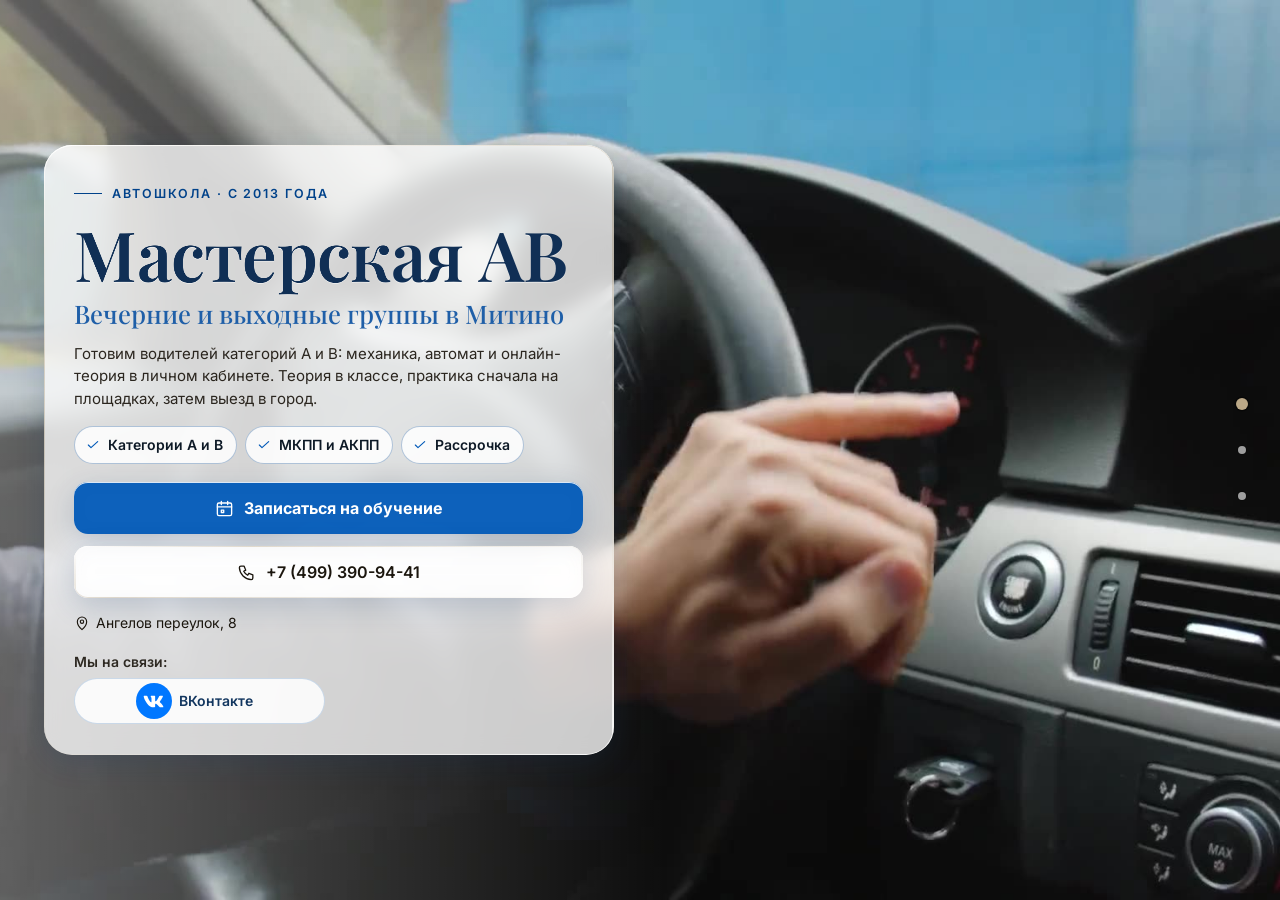
<file: index.html>
<!DOCTYPE html>
<html lang="ru" data-theme="light">
<head>
<meta charset="utf-8">
<meta name="viewport" content="width=device-width, initial-scale=1, viewport-fit=cover">
<title>Автошкола «Мастерская АВ» — права категорий A и B, Москва, Митино, от 40 000 ₽</title>
<meta name="description" content="Автошкола «Мастерская АВ» в Митино: категории A и B, механика, автомат и онлайн-теория, рассрочка без процентов. Цены от 40 000 ₽. Телефон +7 (499) 390-94-41.">
<meta name="robots" content="noindex, nofollow, noarchive">
<meta name="geo.region" content="RU-SPE">
<meta name="geo.placename" content="Санкт-Петербург">
<meta name="geo.position" content="59.8944504;30.4585142">
<meta name="ICBM" content="59.8944504, 30.4585142">
<meta property="og:type" content="website">
<meta property="og:locale" content="ru_RU">
<meta property="og:site_name" content="Автошкола «Мастерская АВ»">
<meta property="og:title" content="Автошкола «Мастерская АВ» — права категорий A и B, Москва, Митино, от 40 000 ₽">
<meta property="og:description" content="Автошкола «Мастерская АВ» в Митино: категории A и B, механика, автомат и онлайн-теория, рассрочка без процентов. Цены от 40 000 ₽. Телефон +7 (499) 390-94-41.">
<meta name="twitter:card" content="summary_large_image">
<meta name="twitter:title" content="Автошкола «Мастерская АВ» — права категорий A и B, Москва, Митино, от 40 000 ₽">
<meta name="twitter:description" content="Автошкола «Мастерская АВ» в Митино: категории A и B, механика, автомат и онлайн-теория, рассрочка без процентов. Цены от 40 000 ₽. Телефон +7 (499) 390-94-41.">
<meta name="theme-color" content="#f0f7fe">
<link rel="icon" href="data:image/svg+xml,%3Csvg%20xmlns%3D%22http%3A//www.w3.org/2000/svg%22%20viewBox%3D%220%200%2064%2064%22%3E%3Crect%20width%3D%2264%22%20height%3D%2264%22%20rx%3D%2214%22%20fill%3D%22%231f5fa8%22/%3E%3Ccircle%20cx%3D%2232%22%20cy%3D%2232%22%20r%3D%2217%22%20fill%3D%22none%22%20stroke%3D%22%23fff%22%20stroke-width%3D%225%22/%3E%3Ccircle%20cx%3D%2232%22%20cy%3D%2232%22%20r%3D%225%22%20fill%3D%22%23ffc54d%22/%3E%3C/svg%3E">
<script>document.documentElement.classList.add('js');try{var _i=parseInt(localStorage.getItem('nb_fs2'),10),_f=[1,1.15,1.3,1.5][_i];if(_f)document.documentElement.style.setProperty('--fs',_f)}catch(e){}</script>
<style id="hero-timing">:root{--hero-d:1.2s}</style>
<link rel="preload" as="image" href="img/hero-poster.jpg" fetchpriority="high">
<!-- шрифты лежат внутри сайта: Google Fonts у российской аудитории режется -->
<style>
@font-face{font-family:'Inter';font-style:normal;font-weight:400;font-display:swap;src:url(assets/fonts/inter-400-cyrillic-ext.woff2) format('woff2');unicode-range:U+0460-052F, U+1C80-1C8A, U+20B4, U+2DE0-2DFF, U+A640-A69F, U+FE2E-FE2F}
@font-face{font-family:'Inter';font-style:normal;font-weight:400;font-display:swap;src:url(assets/fonts/inter-400-cyrillic.woff2) format('woff2');unicode-range:U+0301, U+0400-045F, U+0490-0491, U+04B0-04B1, U+2116}
@font-face{font-family:'Inter';font-style:normal;font-weight:400;font-display:swap;src:url(assets/fonts/inter-400-latin-ext.woff2) format('woff2');unicode-range:U+0100-02BA, U+02BD-02C5, U+02C7-02CC, U+02CE-02D7, U+02DD-02FF, U+0304, U+0308, U+0329, U+1D00-1DBF, U+1E00-1E9F, U+1EF2-1EFF, U+2020, U+20A0-20AB, U+20AD-20C0, U+2113, U+2C60-2C7F, U+A720-A7FF}
@font-face{font-family:'Inter';font-style:normal;font-weight:400;font-display:swap;src:url(assets/fonts/inter-400-latin.woff2) format('woff2');unicode-range:U+0000-00FF, U+0131, U+0152-0153, U+02BB-02BC, U+02C6, U+02DA, U+02DC, U+0304, U+0308, U+0329, U+2000-206F, U+20AC, U+2122, U+2191, U+2193, U+2212, U+2215, U+FEFF, U+FFFD}
@font-face{font-family:'Inter';font-style:normal;font-weight:500;font-display:swap;src:url(assets/fonts/inter-500-cyrillic-ext.woff2) format('woff2');unicode-range:U+0460-052F, U+1C80-1C8A, U+20B4, U+2DE0-2DFF, U+A640-A69F, U+FE2E-FE2F}
@font-face{font-family:'Inter';font-style:normal;font-weight:500;font-display:swap;src:url(assets/fonts/inter-500-cyrillic.woff2) format('woff2');unicode-range:U+0301, U+0400-045F, U+0490-0491, U+04B0-04B1, U+2116}
@font-face{font-family:'Inter';font-style:normal;font-weight:500;font-display:swap;src:url(assets/fonts/inter-500-latin-ext.woff2) format('woff2');unicode-range:U+0100-02BA, U+02BD-02C5, U+02C7-02CC, U+02CE-02D7, U+02DD-02FF, U+0304, U+0308, U+0329, U+1D00-1DBF, U+1E00-1E9F, U+1EF2-1EFF, U+2020, U+20A0-20AB, U+20AD-20C0, U+2113, U+2C60-2C7F, U+A720-A7FF}
@font-face{font-family:'Inter';font-style:normal;font-weight:500;font-display:swap;src:url(assets/fonts/inter-500-latin.woff2) format('woff2');unicode-range:U+0000-00FF, U+0131, U+0152-0153, U+02BB-02BC, U+02C6, U+02DA, U+02DC, U+0304, U+0308, U+0329, U+2000-206F, U+20AC, U+2122, U+2191, U+2193, U+2212, U+2215, U+FEFF, U+FFFD}
@font-face{font-family:'Inter';font-style:normal;font-weight:600;font-display:swap;src:url(assets/fonts/inter-600-cyrillic-ext.woff2) format('woff2');unicode-range:U+0460-052F, U+1C80-1C8A, U+20B4, U+2DE0-2DFF, U+A640-A69F, U+FE2E-FE2F}
@font-face{font-family:'Inter';font-style:normal;font-weight:600;font-display:swap;src:url(assets/fonts/inter-600-cyrillic.woff2) format('woff2');unicode-range:U+0301, U+0400-045F, U+0490-0491, U+04B0-04B1, U+2116}
@font-face{font-family:'Inter';font-style:normal;font-weight:600;font-display:swap;src:url(assets/fonts/inter-600-latin-ext.woff2) format('woff2');unicode-range:U+0100-02BA, U+02BD-02C5, U+02C7-02CC, U+02CE-02D7, U+02DD-02FF, U+0304, U+0308, U+0329, U+1D00-1DBF, U+1E00-1E9F, U+1EF2-1EFF, U+2020, U+20A0-20AB, U+20AD-20C0, U+2113, U+2C60-2C7F, U+A720-A7FF}
@font-face{font-family:'Inter';font-style:normal;font-weight:600;font-display:swap;src:url(assets/fonts/inter-600-latin.woff2) format('woff2');unicode-range:U+0000-00FF, U+0131, U+0152-0153, U+02BB-02BC, U+02C6, U+02DA, U+02DC, U+0304, U+0308, U+0329, U+2000-206F, U+20AC, U+2122, U+2191, U+2193, U+2212, U+2215, U+FEFF, U+FFFD}
@font-face{font-family:'Inter';font-style:normal;font-weight:700;font-display:swap;src:url(assets/fonts/inter-700-cyrillic-ext.woff2) format('woff2');unicode-range:U+0460-052F, U+1C80-1C8A, U+20B4, U+2DE0-2DFF, U+A640-A69F, U+FE2E-FE2F}
@font-face{font-family:'Inter';font-style:normal;font-weight:700;font-display:swap;src:url(assets/fonts/inter-700-cyrillic.woff2) format('woff2');unicode-range:U+0301, U+0400-045F, U+0490-0491, U+04B0-04B1, U+2116}
@font-face{font-family:'Inter';font-style:normal;font-weight:700;font-display:swap;src:url(assets/fonts/inter-700-latin-ext.woff2) format('woff2');unicode-range:U+0100-02BA, U+02BD-02C5, U+02C7-02CC, U+02CE-02D7, U+02DD-02FF, U+0304, U+0308, U+0329, U+1D00-1DBF, U+1E00-1E9F, U+1EF2-1EFF, U+2020, U+20A0-20AB, U+20AD-20C0, U+2113, U+2C60-2C7F, U+A720-A7FF}
@font-face{font-family:'Inter';font-style:normal;font-weight:700;font-display:swap;src:url(assets/fonts/inter-700-latin.woff2) format('woff2');unicode-range:U+0000-00FF, U+0131, U+0152-0153, U+02BB-02BC, U+02C6, U+02DA, U+02DC, U+0304, U+0308, U+0329, U+2000-206F, U+20AC, U+2122, U+2191, U+2193, U+2212, U+2215, U+FEFF, U+FFFD}
@font-face{font-family:'Playfair Display';font-style:normal;font-weight:500;font-display:swap;src:url(assets/fonts/playfair-display-500-cyrillic.woff2) format('woff2');unicode-range:U+0301, U+0400-045F, U+0490-0491, U+04B0-04B1, U+2116}
@font-face{font-family:'Playfair Display';font-style:normal;font-weight:500;font-display:swap;src:url(assets/fonts/playfair-display-500-latin-ext.woff2) format('woff2');unicode-range:U+0100-02BA, U+02BD-02C5, U+02C7-02CC, U+02CE-02D7, U+02DD-02FF, U+0304, U+0308, U+0329, U+1D00-1DBF, U+1E00-1E9F, U+1EF2-1EFF, U+2020, U+20A0-20AB, U+20AD-20C0, U+2113, U+2C60-2C7F, U+A720-A7FF}
@font-face{font-family:'Playfair Display';font-style:normal;font-weight:500;font-display:swap;src:url(assets/fonts/playfair-display-500-latin.woff2) format('woff2');unicode-range:U+0000-00FF, U+0131, U+0152-0153, U+02BB-02BC, U+02C6, U+02DA, U+02DC, U+0304, U+0308, U+0329, U+2000-206F, U+20AC, U+2122, U+2191, U+2193, U+2212, U+2215, U+FEFF, U+FFFD}
@font-face{font-family:'Playfair Display';font-style:normal;font-weight:600;font-display:swap;src:url(assets/fonts/playfair-display-600-cyrillic.woff2) format('woff2');unicode-range:U+0301, U+0400-045F, U+0490-0491, U+04B0-04B1, U+2116}
@font-face{font-family:'Playfair Display';font-style:normal;font-weight:600;font-display:swap;src:url(assets/fonts/playfair-display-600-latin-ext.woff2) format('woff2');unicode-range:U+0100-02BA, U+02BD-02C5, U+02C7-02CC, U+02CE-02D7, U+02DD-02FF, U+0304, U+0308, U+0329, U+1D00-1DBF, U+1E00-1E9F, U+1EF2-1EFF, U+2020, U+20A0-20AB, U+20AD-20C0, U+2113, U+2C60-2C7F, U+A720-A7FF}
@font-face{font-family:'Playfair Display';font-style:normal;font-weight:600;font-display:swap;src:url(assets/fonts/playfair-display-600-latin.woff2) format('woff2');unicode-range:U+0000-00FF, U+0131, U+0152-0153, U+02BB-02BC, U+02C6, U+02DA, U+02DC, U+0304, U+0308, U+0329, U+2000-206F, U+20AC, U+2122, U+2191, U+2193, U+2212, U+2215, U+FEFF, U+FFFD}
/* ===== Notary site — generator stylesheet (light warm base, dark theme by toggle) ===== */
:root{
  --p100:#665230; --p90:#97825e; --p80:#bba887; --p70:#c2b9a9; --p50:#dad5ce; --p40:#e0dedb;
  --p30:#eeece9; --p20:#f1f1f0; --p10:#f8f8f8; --n100:#0e0f11; --n90:#3c404b; --n10:#fff;

  --bg:var(--p10); --bg2:var(--p20); --bg3:var(--p30); --card:var(--n10); --text:var(--n100); --muted:var(--n90);
  --line:var(--p50); --line2:var(--p40); --accent:var(--p90); --accent-d:var(--p100); --accent-l:var(--p80); --accent-soft:var(--p30);
  --on-accent:#fff; --shadow:0 1px 10px rgba(51,51,51,.10); --shadow-lg:0 12px 40px rgba(30,24,10,.14);
  --hero-ov1:rgba(14,15,17,.72); --hero-ov2:rgba(14,15,17,.30); --sec-ov:rgba(248,248,248,.72);
  --ok:#2e8b57; --bad:#b4453b;
  /* те же цвета составляющими: rgba() понимают все браузеры, color-mix() — нет */
  --bg-rgb:248,248,248; --card-rgb:255,255,255; --accent-rgb:151,130,94; --ok-rgb:46,139,87;

  --zc:var(--fs); --fs:1; --vwu:calc(1vw / var(--fs)); --vhu:calc(1vh / var(--fs));   /* масштаб текста (А−/А+) и «честные» vw/vh под ним */
  --hdr-h:68px; --bar-h:70px; --vh:calc(100*var(--vhu)); --gap:24px; --radius:14px; --radius-s:10px;
  --font:"Inter",Tahoma,Arial,sans-serif; --serif:"Playfair Display",Georgia,"Times New Roman",serif;
  --ease:cubic-bezier(.65,.05,.36,1); --speed:520ms;
}
html[data-theme="dark"]{
  --bg:#17150f; --bg2:#1d1a13; --bg3:#252117; --card:#221e15; --text:#f1ebdf; --muted:#b9ae98;
  --line:#3a3325; --line2:#2f2a1e; --accent:#c9b17f; --accent-d:#e0cf9f; --accent-l:#8d7b58; --accent-soft:#2a251a;
  --on-accent:#17150f; --shadow:0 1px 12px rgba(0,0,0,.45); --shadow-lg:0 14px 40px rgba(0,0,0,.55);
  --hero-ov1:rgba(10,9,6,.80); --hero-ov2:rgba(10,9,6,.40); --sec-ov:rgba(16,15,12,.76);
  --bg-rgb:23,21,15; --card-rgb:34,30,21; --accent-rgb:201,177,127;
}

*,*::before,*::after{box-sizing:border-box}
/* А−/А+: весь сайт — шапка, плашки, меню, формы, окна — растёт пропорционально, как при увеличении масштаба в браузере */
html{-webkit-text-size-adjust:100%;scroll-behavior:auto;zoom:var(--fs,1)}
html,body{height:100%;margin:0;overflow:hidden;background:var(--bg);color:var(--text);
  font-family:var(--font);font-size:16px;line-height:1.55;-webkit-font-smoothing:antialiased}
body{overscroll-behavior:none;position:relative}
a{color:inherit;text-decoration:none}
img{display:block;max-width:100%}
button{font:inherit;color:inherit;background:none;border:0;padding:0;cursor:pointer}
input,select,textarea{font:inherit;color:inherit}
h1,h2,h3,h4,p{margin:0}
ul{margin:0;padding:0;list-style:none}
svg{display:block}
.ico{width:22px;height:22px;stroke:currentColor;fill:none;stroke-width:1.7;stroke-linecap:round;stroke-linejoin:round;flex:none}
.vh{position:absolute!important;width:1px;height:1px;overflow:hidden;clip:rect(0 0 0 0);white-space:nowrap}

/* ---------- typography helpers ---------- */
.kicker{display:inline-flex;align-items:center;gap:10px;font-size:13px;font-weight:600;letter-spacing:.14em;text-transform:uppercase;color:var(--accent)}
.kicker::before{content:"";width:28px;height:1px;background:var(--accent)}
.h2{font-size:clamp(26px,calc(3.2*var(--vwu,1vw)),40px);font-weight:600;letter-spacing:-.02em;line-height:1.12;margin-top:10px}
.lead{color:var(--muted);font-size:17px;max-width:640px;margin-top:12px}
.sec-head{margin-bottom:28px}
#contacts .sec-head{margin-bottom:18px}

/* ---------- buttons ---------- */
.btn{display:inline-flex;align-items:center;justify-content:center;gap:10px;min-height:48px;padding:0 22px;border-radius:999px;
  font-weight:600;font-size:15px;line-height:1;border:1.5px solid transparent;transition:background .25s,color .25s,border-color .25s,transform .2s,box-shadow .25s;white-space:nowrap}
.btn:active{transform:translateY(1px)}
.btn-primary{background:var(--accent-d);color:var(--on-accent);border-color:var(--accent-d)}
.btn-primary:hover{background:var(--accent);border-color:var(--accent);color:#fff}
html[data-theme="dark"] .btn-primary:hover{color:#17150f}
.btn-ghost{border-color:var(--line);color:var(--text);background:var(--card)}
.btn-ghost:hover{border-color:var(--accent);color:var(--accent-d)}
.btn-light{background:rgba(255,255,255,.14);color:#fff;border-color:rgba(255,255,255,.55);backdrop-filter:blur(6px)}
.btn-light:hover{background:#fff;color:var(--n100)}
.btn-white{background:#fff;color:var(--n100);border-color:#fff}
.btn-white:hover{background:var(--p30);border-color:var(--p30)}
.btn .ico{width:18px;height:18px}
.btn-sm{min-height:44px;padding:0 16px;font-size:14px}

/* ---------- header ---------- */
.hdr{position:fixed;top:0;left:0;right:0;height:var(--hdr-h);z-index:200;display:flex;align-items:center;
  zoom:calc(1 / var(--zc,1)); --vwu:1vw; --vhu:1vh;   /* А−/А+ шапку не трогают: она всегда как при 100 % (страница в zoom, шапка — встречный zoom) */
  background:rgba(var(--bg-rgb),.88);backdrop-filter:blur(12px);-webkit-backdrop-filter:blur(12px);
  border-bottom:1px solid var(--line2);transition:background .3s}
.hdr-in{width:100%;max-width:1280px;margin:0 auto;padding:0 28px;display:flex;align-items:center;gap:24px}
.brand{display:flex;align-items:center;gap:12px;min-width:0;min-height:44px}
.mono-img{object-fit:contain;background:#fff;padding:2px;box-sizing:border-box}
.mono{width:42px;height:42px;border-radius:12px;background:var(--accent-d);color:var(--on-accent);display:grid;place-items:center;
  font-family:var(--serif);font-size:20px;font-weight:600;flex:none;letter-spacing:.02em}
.brand-t{display:flex;flex-direction:column;line-height:1.15;min-width:0}
.brand-n{font-weight:600;font-size:15px;white-space:nowrap;overflow:hidden;text-overflow:ellipsis}
.brand-s{font-size:13px;color:var(--muted);white-space:nowrap;overflow:hidden;text-overflow:ellipsis}
.nav{display:flex;align-items:center;gap:4px;margin-left:auto}
.nav > li{position:relative}
.nav-a{display:inline-flex;align-items:center;gap:6px;min-height:44px;padding:10px 12px;border-radius:8px;font-size:14px;font-weight:500;color:var(--text);opacity:.8;transition:opacity .2s,background .2s}
.nav-a:hover,.nav-a.cur,.nav > li.open > .nav-a{opacity:1;background:var(--bg3)}
.nav-a .chev{width:14px;height:14px;transition:transform .25s}
.nav > li.open > .nav-a .chev{transform:rotate(180deg)}
.hdr-tools{display:flex;align-items:center;gap:6px;margin-left:8px}
.tool{width:44px;height:44px;border-radius:10px;display:grid;place-items:center;color:var(--text);opacity:.8;transition:background .2s,opacity .2s}
.tool:hover{background:var(--bg3);opacity:1}
.tool .ico{width:20px;height:20px}
.tool-lang{width:auto;padding:0 10px;gap:6px;font-size:13px;font-weight:600;letter-spacing:.04em;display:flex;align-items:center}
.lang-wrap{position:relative}
.lang-dd{position:absolute;right:0;top:calc(100% + 8px);background:var(--card);border:1px solid var(--line);border-radius:12px;box-shadow:var(--shadow-lg);
  padding:6px;min-width:190px;display:none;z-index:210}
.lang-wrap.open .lang-dd{display:block}
.lang-dd button,.lang-dd a{display:flex;width:100%;align-items:center;gap:10px;min-height:44px;padding:9px 12px;border-radius:8px;font-size:14px;text-align:left}
.lang-dd button:hover,.lang-dd a:hover{background:var(--bg3)}
.lang-dd button.cur,.lang-dd a.cur{color:var(--accent-d);font-weight:600}
.lang-dd b{font-size:13px;letter-spacing:.08em;width:26px;color:var(--muted)}
.hdr-book{margin-left:4px}
.burger{display:none}
.moon,.sun{display:none}
html[data-theme="dark"] .sun{display:block}
html:not([data-theme="dark"]) .moon{display:block}

/* mega menu */
.mega{position:absolute;left:50%;top:calc(100% + 10px);transform:translateX(-50%);width:min(980px,calc(calc(100*var(--vwu,1vw)) - 40px));
  background:var(--card);border:1px solid var(--line);border-radius:16px;box-shadow:var(--shadow-lg);padding:20px;display:none;z-index:210}
.nav > li.open > .mega{display:block}
.mega-head{display:flex;justify-content:space-between;align-items:baseline;gap:16px;padding:0 6px 14px;border-bottom:1px solid var(--line2);margin-bottom:12px}
.mega-head b{font-size:14px}
.mega-head span{font-size:13px;color:var(--muted)}
.mega-grid{display:grid;grid-template-columns:repeat(2,1fr);gap:4px}
.mega-it{display:flex;gap:12px;align-items:flex-start;padding:10px 12px;border-radius:10px;text-align:left;width:100%;transition:background .2s}
.mega-it:hover{background:var(--bg3)}
.mega-it .cic{width:38px;height:38px;border-radius:10px;background:var(--accent-soft);color:var(--accent-d);display:grid;place-items:center;flex:none}
.mega-it .cic .ico{width:20px;height:20px}
.mega-it b{display:block;font-size:14px;font-weight:600}
.mega-it small{display:block;font-size:13px;color:var(--muted);line-height:1.35;margin-top:2px}
.mega-it em{font-style:normal;font-size:13px;color:var(--accent);margin-top:3px;display:block}

/* mobile menu */
.mmenu{position:fixed;top:calc(var(--hdr-h) / var(--zc,1));left:0;right:0;bottom:var(--bar-h);z-index:190;background:var(--bg);overflow-y:auto;padding:14px 18px 30px;display:none}
.mmenu.open{display:block}
.mmenu a,.mmenu .macc > button{display:flex;align-items:center;justify-content:space-between;width:100%;padding:14px 6px;border-bottom:1px solid var(--line2);font-size:17px;font-weight:500;text-align:left}
.mmenu .macc > button .chev{width:18px;height:18px;transition:transform .25s}
.mmenu .macc.open > button .chev{transform:rotate(180deg)}
.mmenu .macc-list{display:none;padding:4px 0 8px}
.mmenu .macc.open .macc-list{display:block}
.mmenu .macc-list button{display:flex;align-items:center;gap:12px;width:100%;padding:11px 8px;border-radius:10px;text-align:left;font-size:15px}
.mmenu .macc-list button:hover{background:var(--bg3)}
.mmenu .macc-list .cic{width:32px;height:32px;border-radius:8px;background:var(--accent-soft);color:var(--accent-d);display:grid;place-items:center;flex:none}
.mmenu .macc-list .cic .ico{width:17px;height:17px}
.mmenu-foot{display:flex;flex-wrap:wrap;gap:8px;margin-top:18px}
.mmenu-foot .btn{flex:1}

/* ---------- full-page scroller ---------- */
.fp{position:relative;width:100%;height:var(--vh);overflow:hidden}
.fp-track{will-change:transform;transition:transform var(--speed) var(--ease)}
.fp-track.no-anim{transition:none}
.sec{position:relative;height:var(--vh);width:100%;overflow:hidden}
.sec-scroll{height:100%;overflow-y:auto;overflow-x:hidden;display:flex;flex-direction:column;
  padding:calc(var(--hdr-h) / var(--zc,1) + 20px) 28px calc(var(--bar-h) + 96px);-webkit-overflow-scrolling:touch;scrollbar-width:thin;scrollbar-color:var(--line) transparent}
.wrap{margin:auto;width:100%;max-width:1180px}
.sec-alt{background:var(--bg2)}

/* reveal animation */
.rv{opacity:0;transform:translateY(18px);transition:opacity .7s ease,transform .7s ease;transition-delay:calc(var(--i,0) * 90ms)}
.sec.active .rv{opacity:1;transform:none}

/* side dots */
.dots{position:fixed;right:16px;top:50%;transform:translateY(-50%);z-index:150;display:flex;flex-direction:column;gap:2px}
.dots button{position:relative;width:44px;height:44px;display:grid;place-items:center}
.dots button::after{content:"";width:8px;height:8px;border-radius:50%;background:var(--muted);opacity:.45;transition:transform .25s,opacity .25s,background .25s}
.dots button:hover::after{opacity:.9}
.dots button.cur::after{background:var(--accent);opacity:1;transform:scale(1.5)}
.dots button span{position:absolute;right:32px;top:50%;transform:translateY(-50%) translateX(6px);background:var(--n100);color:#fff;font-size:13px;
  padding:5px 10px;border-radius:6px;white-space:nowrap;opacity:0;pointer-events:none;transition:opacity .2s,transform .2s}
.dots button:hover span{opacity:1;transform:translateY(-50%)}
.sec-hero ~ .dots{color:#fff}
body[data-sec="0"] .dots button::after{background:#fff}
body[data-sec="0"] .dots button.cur::after{background:var(--p80)}

.sec:not(.sec-hero) .sec-scroll{position:relative;z-index:1}

.status{display:inline-flex;align-items:center;gap:8px;padding:8px 14px 8px 10px;border-radius:999px;background:rgba(255,255,255,.12);border:1px solid rgba(255,255,255,.28);font-size:13px;backdrop-filter:blur(6px)}
.status i{width:9px;height:9px;border-radius:50%;background:#7bd389;box-shadow:0 0 0 3px rgba(123,211,137,.28)}
.status.closed i{background:#f08a7e;box-shadow:0 0 0 3px rgba(240,138,126,.28)}
.status.soon i{background:#f0c674;box-shadow:0 0 0 3px rgba(240,198,116,.28)}
.status span{opacity:.85}
.addr-link{display:inline-flex;align-items:center;gap:6px;border-bottom:1px solid currentColor;padding:13px 0 14px;margin:-13px 0 -14px;transition:color .2s}
.addr-link:hover{color:var(--accent)}
.addr-link .ico{width:16px;height:16px}

/* ---------- services ---------- */
.svc-grid{display:grid;grid-template-columns:repeat(5,1fr);gap:14px}
.svc{display:flex;flex-direction:column;align-items:flex-start;gap:10px;padding:18px 16px 16px;border-radius:var(--radius);background:var(--card);border:1px solid var(--line2);
  text-align:left;min-height:170px;transition:transform .25s,box-shadow .25s,border-color .25s;position:relative}
.svc:hover{transform:translateY(-3px);box-shadow:var(--shadow-lg);border-color:var(--accent-l)}
.svc .cic{width:44px;height:44px;border-radius:12px;background:var(--accent-soft);color:var(--accent-d);display:grid;place-items:center}
.svc b{font-size:15px;font-weight:600;line-height:1.3}
.svc small{font-size:13px;color:var(--muted);line-height:1.35}
.svc em{font-style:normal;font-size:13px;color:var(--accent);margin-top:auto;padding-top:6px;display:inline-flex;align-items:center;gap:4px}
.svc em .ico{width:12px;height:12px}

/* ---------- about ---------- */
.about{display:grid;grid-template-columns:1.15fr .85fr;gap:48px;align-items:start}
.about-txt p{color:var(--muted);margin-top:14px;font-size:16px}
.about-txt p:first-of-type{color:var(--text)}
.quote{margin-top:22px;padding:16px 20px;border-left:3px solid var(--accent);background:var(--card);border-radius:0 12px 12px 0;font-family:var(--serif);font-size:18px;line-height:1.45;color:var(--text)}
.creds{display:grid;gap:10px}
.cred{display:flex;gap:14px;align-items:center;padding:14px 16px;border-radius:12px;background:var(--card);border:1px solid var(--line2)}
.cred .cic{width:40px;height:40px;border-radius:10px;background:var(--accent-soft);color:var(--accent-d);display:grid;place-items:center;flex:none}
.cred .cic .ico{width:20px;height:20px}
.cred small{display:block;font-size:13px;color:var(--muted);text-transform:uppercase;letter-spacing:.06em}
.cred b{display:block;font-size:15px;font-weight:600;line-height:1.3}
.chips{display:flex;flex-wrap:wrap;gap:8px;margin-top:16px}
.chips li{padding:8px 14px;border-radius:999px;border:1px solid var(--accent-l);color:var(--accent-d);font-size:13.5px;font-weight:500;background:var(--card)}
.strong-lbl{margin-top:22px;font-size:13px;text-transform:uppercase;letter-spacing:.1em;color:var(--muted)}

/* ---------- how ---------- */
.steps{display:grid;grid-template-columns:repeat(5,1fr);gap:16px;position:relative;margin-top:14px}
.steps::before{content:"";position:absolute;left:8%;right:8%;top:30px;height:1px;background:var(--line)}
.step{position:relative;padding:0 8px}
.step-n{width:60px;height:60px;border-radius:50%;background:var(--card);border:1.5px solid var(--accent-l);color:var(--accent-d);display:grid;place-items:center;
  font-family:var(--serif);font-size:24px;font-weight:600;position:relative;z-index:1;transition:background .4s,color .4s}
.sec.active .step-n{animation:pop .6s var(--ease) both;animation-delay:calc(var(--i) * 140ms + 150ms)}
@keyframes pop{0%{transform:scale(.6);opacity:0}60%{transform:scale(1.08);opacity:1}100%{transform:scale(1)}}
.step b{display:block;margin-top:16px;font-size:17px;font-weight:600}
.step p{color:var(--muted);font-size:14.5px;margin-top:6px}

/* ---------- reviews ---------- */
.reviews{display:grid;grid-template-columns:300px 1fr;gap:28px;align-items:start}
.rsum{background:var(--card);border:1px solid var(--line2);border-radius:var(--radius);padding:26px 24px;text-align:center}
.rsum .big{font-family:var(--serif);font-size:64px;line-height:1;font-weight:500;color:var(--accent-d)}
.stars{display:inline-flex;gap:3px;--fill:100%}
.stars svg{width:20px;height:20px}
.stars .st{fill:var(--line);stroke:none}
.stars .st.on{fill:#e7b73b}
.stars .st.half{fill:url(#halfgrad)}
.rsum .stars{margin-top:8px}
.rsum p{color:var(--muted);font-size:13.5px;margin-top:10px;line-height:1.4}
.rsum .btn{margin-top:16px;width:100%}
.rsum .gis{display:block;margin:10px 0 -14px;padding:14px 0;font-size:13px;color:var(--accent-d);text-decoration:underline;text-underline-offset:3px}
.rgrid{display:grid;grid-template-columns:repeat(2,1fr);gap:14px}
.rev{background:var(--card);border:1px solid var(--line2);border-radius:var(--radius);padding:20px;display:flex;flex-direction:column;gap:10px}
.rev .stars svg{width:15px;height:15px}
.rev p{font-size:14.5px;line-height:1.5;flex:1}
.rev p::before{content:"“";font-family:var(--serif);color:var(--accent);font-size:22px;line-height:0;margin-right:4px;vertical-align:-6px}
.rev-meta{display:flex;flex-wrap:wrap;justify-content:space-between;gap:4px 10px;align-items:baseline;font-size:13px;color:var(--muted)}
.rev-meta b{color:var(--text);font-weight:600}
.rev-src{display:inline-flex;align-items:center;gap:5px;white-space:nowrap;margin-left:auto}
.rev-src i{width:6px;height:6px;border-radius:50%;background:var(--accent)}
.rev-sample{color:var(--muted);font-style:italic;opacity:.85}
.rev-real{color:var(--accent-d);font-weight:600}
.rev-real i{background:var(--ok)}
.rev-is-real{border-color:var(--accent-l)}
.demo-note{margin-top:14px;max-width:760px;font-size:13.5px;line-height:1.45;color:var(--muted);background:var(--accent-soft);
  border-left:3px solid var(--accent);border-radius:0 8px 8px 0;padding:8px 12px}
.rnote{margin-top:14px;font-size:13px;color:var(--muted)}

/* ---------- faq ---------- */
.faq{display:grid;grid-template-columns:1fr 1fr;gap:0 32px;align-items:start}
.faq-col{display:flex;flex-direction:column}
.fq{border-bottom:1px solid var(--line)}
.fq > button{display:flex;width:100%;align-items:center;justify-content:space-between;gap:16px;min-height:44px;padding:16px 4px;text-align:left;font-weight:600;font-size:15.5px;line-height:1.35}
.fq > button .pl{width:26px;height:26px;border-radius:50%;border:1px solid var(--line);display:grid;place-items:center;flex:none;color:var(--accent-d);transition:transform .3s,background .3s}
.fq > button .pl .ico{width:14px;height:14px}
.fq.open > button .pl{transform:rotate(45deg);background:var(--accent-soft)}
.fq-a{display:grid;grid-template-rows:0fr;transition:grid-template-rows .35s var(--ease)}
.fq.open .fq-a{grid-template-rows:1fr}
.fq-a > div{overflow:hidden}
.fq-a p{color:var(--muted);font-size:14.5px;padding:0 4px 16px;line-height:1.55}
.fq-a .faq-note{font-size:13px;color:var(--accent-d);padding-bottom:6px}
.fq-a .faq-note:empty{display:none}

/* ---------- contacts ---------- */
.contacts{display:grid;grid-template-columns:1fr 1.05fr 1fr;gap:18px;align-items:stretch}
.contacts .cbox{padding:16px 18px}
.cbox{background:var(--card);border:1px solid var(--line2);border-radius:var(--radius);padding:20px}
.cl{display:grid;gap:12px}
.cl li{display:flex;gap:12px;align-items:flex-start}
.cl .cic{width:36px;height:36px;border-radius:10px;background:var(--accent-soft);color:var(--accent-d);display:grid;place-items:center;flex:none}
.cl .cic .ico{width:18px;height:18px}
.cl small{display:block;font-size:13px;color:var(--muted);text-transform:uppercase;letter-spacing:.06em}
.cl b{display:block;font-weight:500;font-size:15px;line-height:1.4}
.cl a.tel,.cl a.mail{display:block;padding:14px 0;margin:-14px 0}
.cl a.tel:hover,.cl a.mail:hover{color:var(--accent-d)}
.hours-link{display:inline-block;font-size:13px;color:var(--accent-d);text-decoration:underline;text-underline-offset:3px;padding:14px 0;margin:-14px 0}
.cl .msgs{display:flex;gap:8px;margin-top:4px;flex-wrap:wrap}
.cl .msgs a{display:inline-flex;align-items:center;gap:6px;padding:6px 10px;border-radius:8px;border:1px solid var(--line);font-size:13px;min-height:44px}
.cl .msgs a .ico{width:16px;height:16px}
.mapbox{display:flex;flex-direction:column;gap:12px;padding:12px}
.map{flex:1;min-height:280px;border-radius:10px;overflow:hidden;border:1px solid var(--line);background:var(--bg3);position:relative}
.map iframe{width:100%;height:100%;border:0;position:absolute;inset:0}
.map-actions{display:flex;gap:8px;flex-wrap:wrap}
.map-actions .btn{flex:1;min-height:44px;font-size:14px;padding:0 12px}

/* form */
.form h3{font-size:19px;font-weight:600}
.form .fdesc{color:var(--muted);font-size:13.5px;margin-top:6px}
.fg{display:grid;gap:8px;margin-top:12px}
.f2{display:grid;grid-template-columns:1fr 1fr;gap:10px}
.fld{display:flex;flex-direction:column;gap:4px}
.fld label{font-size:13px;color:var(--muted);font-weight:500}
.fld input,.fld select,.fld textarea{width:100%;background:var(--bg);border:1px solid var(--line);border-radius:10px;padding:8px 12px;font-size:14px;transition:border-color .2s,box-shadow .2s;min-height:44px}
.fld textarea{min-height:48px;resize:vertical}
.fld input:focus,.fld select:focus,.fld textarea:focus{outline:0;border-color:var(--accent);box-shadow:0 0 0 3px rgba(var(--accent-rgb),.22)}
.fld.err input,.fld.err select{border-color:var(--bad)}
.ferr{font-size:13px;color:var(--bad);display:none}
.fld.err .ferr{display:block}
.fnote{font-size:13px;color:var(--muted);margin-top:8px;line-height:1.4}
.fok{display:none;margin-top:10px;padding:10px 12px;border-radius:10px;background:rgba(var(--ok-rgb),.12);color:var(--ok);font-size:13.5px}
.fok.show{display:block}

.foot{margin-top:18px;padding-top:12px;padding-left:250px;flex-wrap:nowrap;align-items:flex-start;border-top:1px solid var(--line2);display:flex;justify-content:space-between;gap:16px;flex-wrap:wrap;font-size:13px;color:var(--muted)}
.foot p{max-width:none}
.foot .fl{white-space:nowrap;flex:none}
.foot .fl a{margin-left:14px;padding:14px 0;margin-top:-14px;margin-bottom:-14px;display:inline-block;min-width:44px;text-align:center;text-decoration:underline;text-underline-offset:3px}

/* ---------- bottom bar ---------- */
.bar{position:fixed;inset:auto 0 0;z-index:300;background:var(--card);box-shadow:0 -1px 10px rgba(51,51,51,.1);border-top:1px solid var(--line2);
  padding:6px 0;padding-bottom:calc(6px + env(safe-area-inset-bottom,0px))}
.bar-in{display:flex;justify-content:space-around;align-items:center;max-width:1080px;margin:0 auto}
.bi{display:flex;flex-direction:column;align-items:center;gap:5px;padding:8px 24px;border-radius:10px;font-size:13.5px;line-height:1;color:var(--text);opacity:.65;
  transition:opacity .3s,background .3s,color .3s;flex:1;max-width:190px;min-width:0}
.bi span{white-space:nowrap;max-width:100%;overflow:hidden;text-overflow:ellipsis}
.bi .ico{width:24px;height:24px}
.bi:hover{opacity:1;background:var(--bg3)}
.bi.cur{opacity:1;color:var(--accent-d)}


/* ---------- modals ---------- */
.modal{position:fixed;inset:0;z-index:400;background:rgba(14,15,17,.62);display:none;align-items:center;justify-content:center;padding:20px}
.modal.open{display:flex}
.mbox{background:var(--card);color:var(--text);border-radius:18px;width:100%;max-width:560px;max-height:min(calc(86*var(--vhu,1vh)),860px);overflow:auto;padding:26px 26px 22px;position:relative;box-shadow:var(--shadow-lg);
  animation:mup .3s var(--ease)}
@keyframes mup{from{opacity:0;transform:translateY(16px) scale(.98)}to{opacity:1;transform:none}}
.mbox-lg{max-width:760px}
.mclose{position:absolute;top:12px;right:12px;width:44px;height:44px;border-radius:50%;display:grid;place-items:center;color:var(--muted)}
.mclose:hover{background:var(--bg3);color:var(--text)}
.mbox h3{font-size:22px;font-weight:600;padding-right:36px}
.mbox .msub{color:var(--muted);font-size:14px;margin-top:4px}
.hours-t{width:100%;border-collapse:collapse;margin-top:16px;font-size:15px}
.hours-t td{padding:9px 6px;border-bottom:1px solid var(--line2)}
.hours-t td:last-child{text-align:right;font-weight:500;white-space:nowrap}
.hours-t tr.today td{color:var(--accent-d);font-weight:600}
.hours-t tr.today td:first-child::after{content:" · " attr(data-today);font-weight:400;font-size:13px;color:var(--muted)}
.hours-t tr.off td:last-child{color:var(--muted);font-weight:400}
.mnote{margin-top:14px;padding:12px 14px;border-radius:10px;background:var(--bg2);font-size:13.5px;color:var(--muted)}
.mnote b{display:block;color:var(--text);margin-bottom:3px;font-size:13px}
.mcontacts{display:flex;flex-wrap:wrap;gap:8px;margin-top:14px}
.mcontacts a{display:inline-flex;align-items:center;gap:7px;min-height:44px;padding:9px 13px;border-radius:10px;border:1px solid var(--line);font-size:13.5px}
.mcontacts a .ico{width:16px;height:16px}
.mcontacts a:hover{border-color:var(--accent)}
/* способы записи: позвонить, написать на почту, заказать обратный звонок */
.bk-opts{display:grid;gap:10px;margin-top:14px}
.bk-opt{display:flex;align-items:center;gap:14px;min-height:60px;padding:10px 16px;border-radius:14px;border:1px solid var(--line);background:var(--bg3);color:var(--text);font-size:16px;font-weight:600;text-align:left;text-decoration:none;transition:border-color .2s,background .2s}
.bk-opt:hover{border-color:var(--accent);background:var(--accent-soft)}
.bk-opt .ico{width:24px;height:24px;color:var(--accent-d);flex:none}
.bk-opt small{display:block;font-weight:400;font-size:13px;color:var(--muted);margin-top:1px}
.mbox-book{max-width:440px}
/* оплата значками, подпись у общего телефона */
.pay-pills{display:flex;flex-wrap:wrap;gap:6px;margin-top:5px}
.pay-pill{display:inline-flex;align-items:center;gap:6px;padding:4px 11px 4px 9px;border-radius:999px;border:1px solid var(--line);background:var(--bg3);font-size:13px;font-weight:600;line-height:1.3;white-space:nowrap}
.pay-pill .ico{width:15px;height:15px;color:var(--accent-d)}
.pay-pill.pay-logo{background:#fff;border-color:rgba(0,0,0,.12);padding:3px 11px;min-height:28px}
.pay-pill.pay-logo img{display:block;height:17px;width:auto}
.pay-pill.pay-logo img[src$="sbp.svg"]{height:20px}

.brand-t{display:flex;flex-direction:column;justify-content:center;gap:2px;line-height:1.1;min-width:0}
.brand-s{display:block;font-size:10.5px;font-weight:600;letter-spacing:.16em;text-transform:uppercase;color:var(--muted);white-space:nowrap;overflow:visible;text-overflow:clip}
.brand-n{font-size:16px;font-weight:600;white-space:nowrap;overflow:visible;text-overflow:clip}
.nav-a{white-space:nowrap}
#navServices{position:static}
.mega{max-height:calc(calc(100*var(--vhu,1vh)) - var(--hdr-h) - 24px);overflow-y:auto;top:calc(100% + 6px);width:min(980px,calc(calc(100*var(--vwu,1vw)) - 32px))}
@media screen and (max-width:760px){.mega-grid{grid-template-columns:1fr}}
@media screen and (max-width:479px){.brand-t{display:flex}.brand-s{font-size:9px;letter-spacing:.14em}.brand-n{font-size:12.5px;white-space:normal;line-height:1.12}}
.bk-inline{grid-template-columns:repeat(3,1fr);gap:8px}
.bk-inline .bk-opt{flex-direction:column;justify-content:center;gap:5px;min-height:76px;padding:9px 6px;font-size:13.5px;text-align:center;line-height:1.2}
.bk-inline .bk-opt .ico{width:22px;height:22px}
.bk-inline .bk-opt small{display:none}
/* services modal */
.svc-list{margin-top:16px;display:grid;grid-template-columns:1fr 1fr;gap:6px}
.svc-list button{display:flex;gap:10px;align-items:center;width:100%;min-height:44px;text-align:left;padding:10px 12px;border-radius:10px;font-size:14px;line-height:1.35;border:1px solid var(--line2);background:var(--bg)}
.svc-list button:hover{border-color:var(--accent);background:var(--accent-soft)}
.svc-list button .ico{width:16px;height:16px;color:var(--accent);margin-top:2px}
.mhint{font-size:13px;color:var(--muted);margin-top:12px}
.mhead{display:flex;gap:14px;align-items:center;padding-right:36px}
.mhead .cic{width:48px;height:48px;border-radius:12px;background:var(--accent-soft);color:var(--accent-d);display:grid;place-items:center;flex:none}

/* ---------- responsive ---------- */
@media (max-width:1200px){
  .svc-grid{grid-template-columns:repeat(5,1fr)}
  .svc{min-height:160px;padding:14px}
  .svc small{display:none}
}
@media screen and (max-width:991px){
  :root{--hdr-h:62px}
  .nav,.hdr-book{display:none}
  .burger{display:grid}
  .hdr-in{padding:0 18px;gap:12px}
}
@media (max-width:991px){
  :root{--bar-h:64px}
  .sec-scroll{padding:calc(var(--hdr-h) / var(--zc,1) + 16px) 22px calc(var(--bar-h) + 96px)}
  .dots{right:8px;gap:8px}
  .dots button span{display:none}
  .svc-grid{grid-template-columns:repeat(3,1fr);gap:10px}
  .svc{min-height:0}
  .about{grid-template-columns:1fr;gap:22px}
  .steps{grid-template-columns:repeat(5,1fr);gap:10px}
  .step-n{width:48px;height:48px;font-size:20px}
  .step b{font-size:15px}.step p{font-size:13px}
  .reviews{grid-template-columns:1fr;gap:16px}
  .rsum{display:flex;align-items:center;gap:18px;text-align:left;padding:16px 18px}
  .rsum .big{font-size:44px}.rsum .stars{margin:0}.rsum p{margin:0;flex:1}.rsum .btn{margin:0;width:auto}.rsum .gis{display:none}
  .faq{grid-template-columns:1fr;gap:0}
  .contacts{grid-template-columns:1fr 1fr}
  .foot{padding-left:0}
  .contacts .form{grid-column:1 / -1}
  .map{min-height:240px}
  .bi{padding:10px 12px;font-size:13px}
}
@media (max-width:767px){
  :root{--bar-h:62px}
  .h2{font-size:26px}
  .lead{font-size:15px}
  .sec-head{margin-bottom:18px}
  .sec-scroll{padding-left:16px;padding-right:16px}
  .svc-grid{grid-template-columns:repeat(2,1fr);gap:10px}
  .svc{padding:12px;gap:8px}
  .svc .cic{width:36px;height:36px}
  .svc b{font-size:13.5px}
  .svc em{display:none}
  .steps{grid-template-columns:1fr;gap:12px}
  .steps::before{left:24px;right:auto;top:10px;bottom:10px;height:auto;width:1px}
  .step{display:grid;grid-template-columns:48px 1fr;gap:14px;align-items:start;padding:0}
  .step-n{grid-row:1 / span 2}
  .step b{margin-top:10px;grid-column:2}
  .step p{grid-column:2;margin-top:2px}
  .rgrid{display:flex;overflow-x:auto;gap:12px;scroll-snap-type:x mandatory;padding-bottom:8px;margin:0 -16px;padding-left:16px;padding-right:16px;scrollbar-width:none}
  .rgrid::-webkit-scrollbar{display:none}
  .rev{flex:0 0 82%;scroll-snap-align:start}
  .rsum{flex-wrap:wrap;gap:12px}
  .rsum p{flex-basis:100%}
  .contacts{grid-template-columns:1fr;gap:14px}
  .contacts .form{grid-column:auto}
  .cbox{padding:16px}
  .map{min-height:220px}
  .f2{grid-template-columns:1fr}
  .foot{flex-direction:column;gap:8px;padding-left:0}
  .bi{padding:8px 4px;font-size:13px;gap:4px}
  .bi .ico{width:22px;height:22px}
  .sec-scroll{padding-bottom:calc(var(--bar-h) + 66px)}
  .mmenu{padding-bottom:80px}
  .demo-note{font-size:13px;padding:7px 10px}
  .mbox{padding:22px 18px 18px;border-radius:16px}
  .svc-list{grid-template-columns:1fr}
  .dots{right:6px;gap:0}
  .dots button{width:44px;height:44px}
  .dots button::after{width:6px;height:6px}
}
@media screen and (max-width:479px){
  :root{--hdr-h:58px}
  .mono{width:36px;height:36px;font-size:17px;border-radius:10px}
  .brand-n{font-size:14px}
  /* тапы в шапке доведены до 44px (см. .tool ниже) — на самой узкой ширине
     текстовому названию рядом с логотипом уже не хватает места без обрезки,
     поэтому в шапке оставляем только логотип-ссылку */
  .tool{width:44px;height:44px}
  .tool-lang{padding:0 8px;width:auto}
  .tool-lang .ico{display:none}
}
@media (max-width:479px){
  :root{--bar-h:60px}
  .svc{padding:11px 10px}
  .svc b{font-size:13px}
  .bi{padding:6px 2px;font-size:13px;gap:4px;width:100%;max-width:none;letter-spacing:-.01em}
  .bi .ico{width:20px;height:20px}
  .bar{padding:5px 0}
  .cl b{font-size:14px}
}
@media (max-height:640px) and (min-width:768px){
  .svc{min-height:0}
}
@media (prefers-reduced-motion:reduce){
  .fp-track{transition-duration:0s}
  .rv{transition:none;opacity:1;transform:none}
}


/* пометка «демонстрационный проект» в подвале */
.foot-demo{margin-top:.5em;font-size:13px;line-height:1.45;opacity:.62}
.foot-demo a{padding:14px 0;margin:-14px 0;display:inline-block;min-width:44px;text-decoration:underline}

/* --- материалы конторы (перенесённый контент клиента) --- */
.info-links{display:flex;flex-wrap:wrap;gap:10px;justify-content:center;margin-top:26px}
.info-links .ilink{display:inline-flex;align-items:center;gap:8px;min-height:44px;padding:9px 16px;border-radius:999px;border:1px solid var(--line);background:var(--card);color:var(--text);font:inherit;font-size:14px;cursor:pointer;transition:background .2s,border-color .2s}
.info-links .ilink:hover{border-color:var(--accent-d);background:var(--bg-alt)}
.info-tabs{display:flex;flex-wrap:wrap;gap:8px;margin:14px 0 4px}
.info-tabs button{min-height:44px;padding:7px 13px;border-radius:999px;border:1px solid var(--line);background:transparent;color:var(--text);font:inherit;font-size:13px;cursor:pointer}
.info-tabs button[aria-selected="true"]{background:var(--accent-d);border-color:var(--accent-d);color:#fff}
.info-body{max-height:min(calc(56*var(--vhu,1vh)),520px);overflow:auto;margin-top:10px;padding-right:4px}
.info-note{font-size:13px;opacity:.7;margin:6px 0 10px}
.info-i{border-bottom:1px solid var(--line)}
.info-i > button{width:100%;display:flex;justify-content:space-between;align-items:center;gap:12px;padding:13px 2px;background:none;border:0;color:inherit;font:inherit;font-weight:600;text-align:left;cursor:pointer}
.info-i > button .pl{width:26px;height:26px;border-radius:50%;border:1px solid var(--line);display:grid;place-items:center;flex:none;color:var(--accent-d);transition:transform .3s,background .3s}
.info-i > button .pl .ico{width:14px;height:14px}
.info-i.open > button .pl{transform:rotate(45deg);background:var(--accent-soft)}
.info-i > div{display:none;padding:0 2px 14px;font-size:15px;line-height:1.62}
.info-i.open > div{display:block}
.info-i p{margin:0 0 10px}
.info-i h4{margin:14px 0 6px;font-size:15px}
.info-i ul{margin:0 0 10px;padding-left:20px}
.info-i li{margin:0 0 5px}
.info-i table{width:100%;border-collapse:collapse;margin:0 0 12px;font-size:14px}
.info-i th,.info-i td{border:1px solid var(--line);padding:7px 9px;text-align:left;vertical-align:top}
.info-f{display:inline-flex;align-items:center;gap:7px;margin:0 8px 8px 0;min-height:44px;padding:7px 12px;border:1px solid var(--line);border-radius:8px;font-size:13px;text-decoration:none;color:var(--accent-d)}
.info-src{display:block;font-size:13px;opacity:.55;margin-top:8px}

/* мобильный: экран должен помещаться целиком, без прокрутки внутри секции —
   поэтому убираем самое объёмное (встроенная карта заменяется кнопкой) и поджимаем формы */
@media (max-width:760px){
  .mapbox .map{display:none}
  .mapbox{padding:0;background:none;border:0}
  /* карточка со списком контактов на телефоне не нужна: адрес, телефон, часы —
     в нижней плашке; прячем её целиком, иначе остаётся пустая рамка */
  #contacts .cbox-info{display:none}
  .foot{padding-left:0;font-size:13px;gap:8px}
  .foot .fl{white-space:normal;flex:1 1 auto}
  .foot .fl a{margin:-14px 12px -14px 0;padding:14px 0;display:inline-block}
  .form .fld{margin-bottom:8px}
  .reviews .rev:nth-child(n+4){display:none}
  .creds .cred:nth-child(n+4){display:none}
  /* второстепенное на телефоне убираем: метро и оплата есть в модалке часов,
     язык и удобное время можно написать в комментарии */
  .cl li.li-metro,.cl li.li-payment{display:none}
  .fld-lang,.fld-time{display:none}
  .foot [data-i18n="foot_disclaimer"]{display:none}
  .foot{padding-top:10px;font-size:13px}
  #about .sec-head .lead,#contacts .sec-head .lead,.form .fnote{display:none}
  /* на телефоне адрес, часы и телефоны всегда под рукой в нижней плашке,
     поэтому на экране контактов оставляем форму и кнопки карты */
  #about .quote,#about .about-txt p:nth-of-type(3){display:none}
  .creds .cred:nth-child(n+3){display:none}
}

/* ---------- размер текста и режим для слабовидящих ---------- */
.tool-a span{font-weight:700;font-size:13px;line-height:1;letter-spacing:.01em}
#hcBtn[aria-pressed="true"]{border-color:var(--accent-d);color:var(--accent-d)}

html[data-hc="1"]{
  --bg:#000; --bg2:#000; --bg3:#000; --card:#000; --text:#fff; --muted:#fff;
  --line:#fff; --line2:#fff; --accent:#ffe14d; --accent-d:#ffe14d; --accent-l:#ffe14d;
  --accent-soft:#000; --on-accent:#000; --shadow:none; --shadow-lg:none;
  --hero-ov1:rgba(0,0,0,.9); --hero-ov2:rgba(0,0,0,.85); --sec-ov:rgba(0,0,0,.92);
  --bg-rgb:0,0,0; --card-rgb:0,0,0; --accent-rgb:255,225,77;
}
html[data-hc="1"] body{background:#000;color:#fff}
html[data-hc="1"] .sec-bg,html[data-hc="1"] .hero-bg,html[data-hc="1"] .sec-photo{display:none!important}
html[data-hc="1"] *{text-shadow:none!important;box-shadow:none!important;backdrop-filter:none!important}
html[data-hc="1"] .card,html[data-hc="1"] .tool,html[data-hc="1"] .btn,
html[data-hc="1"] .chip,html[data-hc="1"] .tag{border:2px solid #fff!important;background:#000!important;color:#fff!important}
html[data-hc="1"] .btn-primary{background:#ffe14d!important;color:#000!important;border-color:#ffe14d!important}
html[data-hc="1"] .btn-primary *{color:#000!important}
html[data-hc="1"] .sec-scroll :where(p,li,span,small,b,strong,h1,h2,h3,h4,td,th,div){color:#fff!important;opacity:1!important}
html[data-hc="1"] a:not(.btn):not(.nav-a){text-decoration:underline;color:#ffe14d!important}
html[data-hc="1"] :focus-visible{outline:3px solid #ffe14d;outline-offset:2px}

/* палец должен попадать и по ширине, не только по высоте — правило в самом
   конце файла, чтобы точно не быть перебитым медиа-запросами/темой выше */
.tool,.tool-lang,.brand{min-width:44px}

</style>
<link rel="stylesheet" href="css/etalon.css?v=20261112f">
<link rel="stylesheet" href="css/title-b.css?v=20261112f">
<link rel="stylesheet" href="css/nevo.css?v=20261112f">
<link rel="stylesheet" href="css/school.css?v=1">
<script type="application/ld+json">{"@context": "https://schema.org", "@type": "DrivingSchool", "name": "Автошкола «Мастерская АВ»", "telephone": "+7 (499) 390-94-41", "email": "masterskaya-av@yandex.ru", "sameAs": ["https://vk.com/public71787648"], "address": {"@type": "PostalAddress", "streetAddress": "Ангелов переулок, 8", "addressLocality": "Москва", "addressCountry": "RU"}, "geo": {"@type": "GeoCoordinates", "latitude": 55.8529015, "longitude": 37.3473788}, "department": [], "hasOfferCatalog": {"@type": "OfferCatalog", "name": "Обучение вождению", "itemListElement": [{"@type": "Offer", "itemOffered": {"@type": "Course", "name": "A  — мотоциклы — Стоимость"}, "price": "40000", "priceCurrency": "RUB"}, {"@type": "Offer", "itemOffered": {"@type": "Course", "name": "B  — онлайн — Стоимость"}, "price": "52000", "priceCurrency": "RUB"}, {"@type": "Offer", "itemOffered": {"@type": "Course", "name": "B  — механика — Стоимость"}, "price": "58000", "priceCurrency": "RUB"}, {"@type": "Offer", "itemOffered": {"@type": "Course", "name": "B  — автомат — Стоимость"}, "price": "58000", "priceCurrency": "RUB"}]}, "legalName": "АНО ДПО УЦ \"Автошкола \"Мастерская АВ\"\""}</script>
<style id="city-map-bg">
/* Фон раздела «Как нас найти» — картинка города школы */
#contacts .sec-bg{background:#1c2633}
#contacts .sec-bg .a4bg{display:none}
#contacts .sec-bg .city-bg{position:absolute;inset:0}
#contacts .sec-bg .city-bg img{opacity:1;object-fit:cover;object-position:50% 60%}
#contacts .sec-bg::after,html[data-theme="light"]:not([data-hc="1"]) #contacts .sec-bg::after{background:linear-gradient(180deg,rgba(10,22,40,.10) 0%,rgba(10,22,40,.30) 100%)}
html[data-theme="dark"] #contacts .sec-bg::after{background:rgba(5,12,24,.55)}
@media (max-width:760px){#contacts .sec-bg .city-bg img{object-position:50% 50%}}
</style>
</head>
<body data-sec="0">
<svg xmlns="http://www.w3.org/2000/svg" style="display:none" aria-hidden="true">
<!-- Font Awesome Free 5.13.0 by @fontawesome - https://fontawesome.com License - https://fontawesome.com/license/free (Icons: CC BY 4.0) --><symbol id="fa-wa" viewBox="0 0 448 512"><path fill="currentColor" stroke="none" d="M380.9 97.1C339 55.1 283.2 32 223.9 32c-122.4 0-222 99.6-222 222 0 39.1 10.2 77.3 29.6 111L0 480l117.7-30.9c32.4 17.7 68.9 27 106.1 27h.1c122.3 0 224.1-99.6 224.1-222 0-59.3-25.2-115-67.1-157zm-157 341.6c-33.2 0-65.7-8.9-94-25.7l-6.7-4-69.8 18.3L72 359.2l-4.4-7c-18.5-29.4-28.2-63.3-28.2-98.2 0-101.7 82.8-184.5 184.6-184.5 49.3 0 95.6 19.2 130.4 54.1 34.8 34.9 56.2 81.2 56.1 130.5 0 101.8-84.9 184.6-186.6 184.6zm101.2-138.2c-5.5-2.8-32.8-16.2-37.9-18-5.1-1.9-8.8-2.8-12.5 2.8-3.7 5.6-14.3 18-17.6 21.8-3.2 3.7-6.5 4.2-12 1.4-32.6-16.3-54-29.1-75.5-66-5.7-9.8 5.7-9.1 16.3-30.3 1.8-3.7.9-6.9-.5-9.7-1.4-2.8-12.5-30.1-17.1-41.2-4.5-10.8-9.1-9.3-12.5-9.5-3.2-.2-6.9-.2-10.6-.2-3.7 0-9.7 1.4-14.8 6.9-5.1 5.6-19.4 19-19.4 46.3 0 27.3 19.9 53.7 22.6 57.4 2.8 3.7 39.1 59.7 94.8 83.8 35.2 15.2 49 16.5 66.6 13.9 10.7-1.6 32.8-13.4 37.4-26.4 4.6-13 4.6-24.1 3.2-26.4-1.3-2.5-5-3.9-10.5-6.6z"/></symbol><symbol id="fa-tg" viewBox="0 0 448 512"><path fill="currentColor" stroke="none" d="M446.7 98.6l-67.6 318.8c-5.1 22.5-18.4 28.1-37.3 17.5l-103-75.9-49.7 47.8c-5.5 5.5-10.1 10.1-20.7 10.1l7.4-104.9 190.9-172.5c8.3-7.4-1.8-11.5-12.9-4.1L117.8 284 16.2 252.2c-22.1-6.9-22.5-22.1 4.6-32.7L418.2 66.4c18.4-6.9 34.5 4.1 28.5 32.2z"/></symbol><symbol id="fa-vk" viewBox="0 0 576 512"><path fill="currentColor" stroke="none" d="M545 117.7c3.7-12.5 0-21.7-17.8-21.7h-58.9c-15 0-21.9 7.9-25.6 16.7 0 0-30 73.1-72.4 120.5-13.7 13.7-20 18.1-27.5 18.1-3.7 0-9.4-4.4-9.4-16.9V117.7c0-15-4.2-21.7-16.6-21.7h-92.6c-9.4 0-15 7-15 13.5 0 14.2 21.2 17.5 23.4 57.5v86.8c0 19-3.4 22.5-10.9 22.5-20 0-68.6-73.4-97.4-157.4-5.8-16.3-11.5-22.9-26.6-22.9H38.8c-16.8 0-20.2 7.9-20.2 16.7 0 15.6 20 93.1 93.1 195.5C160.4 378.1 229 416 291.4 416c37.5 0 42.1-8.4 42.1-22.9 0-66.8-3.4-73.1 15.4-73.1 8.7 0 23.7 4.4 58.7 38.1 40 40 46.6 57.9 69 57.9h58.9c16.8 0 25.3-8.4 20.4-25-11.2-34.9-86.9-106.7-90.3-111.5-8.7-11.2-6.2-16.2 0-26.2.1-.1 72-101.3 79.4-135.6z"/></symbol>
<symbol id="ico-max" viewBox="0 0 24 24"><text x="12" y="15.6" text-anchor="middle" font-family="Arial,Helvetica,sans-serif" font-size="9.5" font-weight="700" fill="currentColor" stroke="none">max</text></symbol>
<symbol id="ico-home" viewBox="0 0 24 24"><path d="M3 11l9-8 9 8"/><path d="M5 10v10h14V10"/><path d="M10 20v-6h4v6"/></symbol>
<symbol id="ico-scroll" viewBox="0 0 24 24"><path d="M7 3h8l4 4v14H7z"/><path d="M15 3v4h4"/><path d="M10 12h6M10 16h6"/></symbol>
<symbol id="ico-heart" viewBox="0 0 24 24"><path d="M12 20s-7-4.4-7-10a4 4 0 0 1 7-2.5A4 4 0 0 1 19 10c0 5.6-7 10-7 10z"/></symbol>
<symbol id="ico-key" viewBox="0 0 24 24"><circle cx="8" cy="15" r="4"/><path d="M11 12l9-9M15 8l2 2M18 5l2 2"/></symbol>
<symbol id="ico-briefcase" viewBox="0 0 24 24"><rect x="3" y="7" width="18" height="13" rx="2"/><path d="M9 7V4h6v3M3 12h18"/></symbol>
<symbol id="ico-stamp" viewBox="0 0 24 24"><path d="M9 10V5a3 3 0 0 1 6 0v5"/><rect x="4" y="10" width="16" height="5" rx="1"/><path d="M7 15v4h10v-4"/></symbol>
<symbol id="ico-safe" viewBox="0 0 24 24"><rect x="3" y="4" width="18" height="16" rx="2"/><circle cx="12" cy="12" r="4"/><path d="M12 10v2l1.5 1.5M6 20v2M18 20v2"/></symbol>
<symbol id="ico-mail" viewBox="0 0 24 24"><rect x="3" y="5" width="18" height="14" rx="2"/><path d="M3 7l9 6 9-6"/></symbol>
<symbol id="ico-chip" viewBox="0 0 24 24"><rect x="6" y="6" width="12" height="12" rx="2"/><rect x="9" y="9" width="6" height="6"/><path d="M9 2v4M15 2v4M9 18v4M15 18v4M2 9h4M2 15h4M18 9h4M18 15h4"/></symbol>
<symbol id="ico-plus" viewBox="0 0 24 24"><circle cx="12" cy="12" r="9"/><path d="M12 8v8M8 12h8"/></symbol>
<symbol id="ico-plus-s" viewBox="0 0 24 24"><path d="M12 6v12M6 12h12"/></symbol>
<symbol id="ico-pin" viewBox="0 0 24 24"><path d="M12 22s7-6.2 7-12a7 7 0 0 0-14 0c0 5.8 7 12 7 12z"/><circle cx="12" cy="10" r="2.5"/></symbol>
<symbol id="ico-phone" viewBox="0 0 24 24"><path d="M5 4h4l2 5-2.5 1.5a11 11 0 0 0 5 5L15 13l5 2v4a2 2 0 0 1-2 2A16 16 0 0 1 3 6a2 2 0 0 1 2-2z"/></symbol>
<symbol id="ico-pen" viewBox="0 0 24 24"><path d="M4 20h4l10-10-4-4L4 16z"/><path d="M12.5 7.5l4 4"/></symbol>
<symbol id="ico-calendar" viewBox="0 0 24 24"><rect x="3" y="5" width="18" height="16" rx="2"/><path d="M3 10h18M8 3v4M16 3v4"/><path d="M8 14h3v3H8z"/></symbol>
<symbol id="ico-clock" viewBox="0 0 24 24"><circle cx="12" cy="12" r="9"/><path d="M12 7v5l3 2"/></symbol>
<symbol id="ico-telegram" viewBox="0 0 24 24"><path d="M21 4L3 11.5l6 2 2 6 3-4 5 3.5z"/><path d="M9 13.5l12-9.5"/></symbol>
<symbol id="ico-callback" viewBox="0 0 24 24"><path d="M5 4h4l2 5-2.5 1.5a11 11 0 0 0 5 5L15 13l5 2v4a2 2 0 0 1-2 2A16 16 0 0 1 3 6a2 2 0 0 1 2-2z"/><path d="M14.5 3.5h6v6M20.5 3.5l-6.5 6.5"/></symbol>
<symbol id="ico-metro" viewBox="0 0 24 24"><circle cx="12" cy="12" r="9"/><path d="M8 16V8l4 5 4-5v8"/></symbol>
<symbol id="ico-check" viewBox="0 0 24 24"><path d="M5 12l4 4L19 7"/></symbol>
<symbol id="ico-moon" viewBox="0 0 24 24"><path d="M20 14.5A8 8 0 0 1 9.5 4a8 8 0 1 0 10.5 10.5z"/></symbol>
<symbol id="ico-sun" viewBox="0 0 24 24"><circle cx="12" cy="12" r="4"/><path d="M12 2v2M12 20v2M2 12h2M20 12h2M4.9 4.9l1.4 1.4M17.7 17.7l1.4 1.4M4.9 19.1l1.4-1.4M17.7 6.3l1.4-1.4"/></symbol>
<symbol id="ico-globe" viewBox="0 0 24 24"><circle cx="12" cy="12" r="9"/><path d="M3 12h18M12 3a14 14 0 0 1 0 18M12 3a14 14 0 0 0 0 18"/></symbol>
<symbol id="ico-menu" viewBox="0 0 24 24"><path d="M4 7h16M4 12h16M4 17h16"/></symbol>
<symbol id="ico-x" viewBox="0 0 24 24"><path d="M6 6l12 12M18 6L6 18"/></symbol>
<symbol id="ico-chev" viewBox="0 0 24 24"><path d="M6 9l6 6 6-6"/></symbol>
<symbol id="ico-card" viewBox="0 0 24 24"><rect x="3" y="6" width="18" height="12" rx="2"/><path d="M3 10h18M7 15h4"/></symbol>
<symbol id="ico-cash" viewBox="0 0 24 24"><rect x="2.5" y="6" width="19" height="12" rx="2"/><circle cx="12" cy="12" r="2.6"/><path d="M6 12h.01M18 12h.01"/></symbol>
<symbol id="ico-shield" viewBox="0 0 24 24"><path d="M12 3l8 3v6c0 5-3.5 8-8 9-4.5-1-8-4-8-9V6z"/><path d="M9 12l2 2 4-4"/></symbol>
<symbol id="ico-hash" viewBox="0 0 24 24"><path d="M10 4L8 20M16 4l-2 16M4 9h17M3 15h17"/></symbol>
<symbol id="ico-users" viewBox="0 0 24 24"><circle cx="9" cy="8" r="3.5"/><path d="M2.5 20a6.5 6.5 0 0 1 13 0"/><circle cx="17" cy="9" r="2.5"/><path d="M15.5 14.5a5 5 0 0 1 6 5"/></symbol>
<symbol id="ico-award" viewBox="0 0 24 24"><circle cx="12" cy="9" r="6"/><path d="M8.5 14L7 22l5-3 5 3-1.5-8"/></symbol>
<symbol id="ico-route" viewBox="0 0 24 24"><circle cx="6" cy="18" r="2.5"/><circle cx="18" cy="6" r="2.5"/><path d="M8.5 18H14a3 3 0 0 0 0-6h-4a3 3 0 0 1 0-6h5.5"/></symbol>
<symbol id="ico-arrow" viewBox="0 0 24 24"><path d="M5 12h14M13 6l6 6-6 6"/></symbol>
<symbol id="ico-ext" viewBox="0 0 24 24"><path d="M14 4h6v6M20 4l-9 9"/><path d="M19 14v5a1 1 0 0 1-1 1H5a1 1 0 0 1-1-1V6a1 1 0 0 1 1-1h5"/></symbol>
<symbol id="ico-send" viewBox="0 0 24 24"><path d="M21 3L10 14"/><path d="M21 3l-7 18-4-7-7-4z"/></symbol>
<symbol id="ico-vk" viewBox="0 0 24 24"><rect x="3" y="3" width="18" height="18" rx="4"/><path d="M7 9c.5 4 2.5 6 5 6v-6m0 3c1.5 0 3-1.5 3-3m-3 3c1.5 0 3 1.5 3 3"/></symbol>
<symbol id="ico-copy" viewBox="0 0 24 24"><rect x="9" y="9" width="11" height="11" rx="2"/><path d="M5 15V6a2 2 0 0 1 2-2h9"/></symbol>
<symbol id="ico-eye" viewBox="0 0 24 24"><path d="M2 12s3.8-6.5 10-6.5S22 12 22 12s-3.8 6.5-10 6.5S2 12 2 12Z"/><circle cx="12" cy="12" r="3"/></symbol>
</svg>

<!-- ===== шапка: на первом экране скрыта, закрепляется со второго ===== -->
<header class="hdr" id="hdr">
  <div class="hdr-in">
    <a class="brand" href="#home" data-go="home" aria-label="Автошкола «Мастерская АВ»">
      <span class="brand-t"><span class="brand-s">Автошкола</span><span class="brand-n">Мастерская АВ</span></span>
    </a>
    <ul class="nav" id="nav"><li><a class="nav-a" href="#home" data-go="home">Главная</a></li><li><a class="nav-a" href="#services" data-go="services">Цены</a></li><li><a class="nav-a" href="#contacts" data-go="contacts">Контакты</a></li><li><a class="nav-a" href="credits.html">О сайте</a></li></ul>
    <div class="hdr-tools">
      <div class="hdr-a11y" role="group" aria-label="Размер текста, контраст и тема">
        <button class="tool tool-a" id="fsDown" type="button" title="Мельче" aria-label="Мельче"><span>А−</span></button>
        <button class="tool tool-a" id="fsUp" type="button" title="Крупнее" aria-label="Крупнее"><span>А+</span></button>
        <button class="tool" id="hcBtn" type="button" title="Для слабовидящих" aria-label="Для слабовидящих" aria-pressed="false"><svg class="ico"><use href="#ico-eye"/></svg></button>
        <button class="tool" id="themeBtn" type="button" title="Тёмная / светлая тема" aria-label="Тёмная / светлая тема"><svg class="ico moon"><use href="#ico-moon"/></svg><svg class="ico sun"><use href="#ico-sun"/></svg></button>
      </div>
      <a class="btn btn-primary btn-sm hdr-book" href="#book" data-modal="bookModal">Записаться на обучение</a>
      <a class="hdr-tel" href="tel:+74993909441" aria-label="Позвонить +7 (499) 390-94-41"><svg class="ico"><use href="#ico-phone"/></svg><span>+7 (499) 390-94-41</span></a>
      <button class="tool burger" id="burger" type="button" aria-controls="mmenu" aria-expanded="false" aria-label="Меню"><svg class="ico"><use href="#ico-menu"/></svg></button>
    </div>
  </div>
</header>

<nav class="mmenu" id="mmenu" aria-label="Меню">
  <a href="#home" data-go="home"><span>Главная</span></a>
  <a href="#services" data-go="services"><span>Цены</span></a>
  <a href="#contacts" data-go="contacts"><span>Контакты</span></a>
  <a href="credits.html"><span>О сайте</span></a>
  <div class="mm-set">
    <div class="mm-tools" role="group" aria-label="Размер текста, контраст и тема"><button type="button" data-proxy="#fsDown" aria-label="Мельче"><span>А−</span></button><button type="button" data-proxy="#fsUp" aria-label="Крупнее"><span>А+</span></button><button type="button" data-proxy="#hcBtn" aria-label="Для слабовидящих"><svg class="ico"><use href="#ico-eye"/></svg></button><button type="button" data-proxy="#themeBtn" aria-label="Тёмная / светлая тема"><svg class="ico moon"><use href="#ico-moon"/></svg><svg class="ico sun"><use href="#ico-sun"/></svg></button></div>
  </div>
  <div class="mmenu-foot">
    <a class="btn btn-primary" href="#book" data-modal="bookModal">Записаться на обучение</a>
    <a class="btn btn-ghost" href="tel:+74993909441"><svg class="ico"><use href="#ico-phone"/></svg>+7 (499) 390-94-41</a>
  </div>
</nav>

<main class="fp" id="fp">
  <div class="fp-track" id="track">

<!-- 1. HOME -->
    <section class="sec sec-hero active" id="home" data-title="nav_home">
      <div class="hero-bg" aria-hidden="true">
        <video class="hero-video" id="heroVideo" autoplay muted loop playsinline preload="auto" poster="img/hero-poster.jpg" disablepictureinpicture tabindex="-1"></video>
        <script>(function(){var v=document.getElementById('heroVideo');if(!v)return;var c=navigator.connection;if((window.matchMedia&&matchMedia('(prefers-reduced-motion:reduce)').matches)||(c&&c.saveData)){v.removeAttribute('autoplay');return}v.src=(window.matchMedia&&matchMedia('(max-width:768px)').matches)?'img/hero-video-mobile.mp4':'img/hero-video.mp4'})();</script>
        <canvas class="hero-clouds" id="heroClouds"></canvas>
      </div>
      <div class="sec-scroll"><div class="wrap">
        <div class="hero hero-plq glass glow">
          <span class="kicker rv" style="--i:0">Автошкола · с 2013 года</span>
          <h1 class="hero-h1"><span class="hw" id="heroWord">Мастерская АВ</span><span class="hn rv" style="--i:1">Вечерние и выходные группы в Митино</span></h1>
          <p class="hero-lead rv" style="--i:2">Готовим водителей категорий A и B: механика, автомат и онлайн-теория в личном кабинете. Теория в классе, практика сначала на площадках, затем выезд в город.</p>
          <ul class="hero-cats rv" style="--i:3" aria-label="Обучение"><li><svg class="ico"><use href="#ico-check"/></svg>Категории A и B</li><li><svg class="ico"><use href="#ico-check"/></svg>МКПП и АКПП</li><li><svg class="ico"><use href="#ico-check"/></svg>Рассрочка</li></ul>
          <div class="hero-cta rv" style="--i:4">
            <a class="btn btn-glass btn-book glass glow" href="#book" data-modal="bookModal"><svg class="ico"><use href="#ico-calendar"/></svg><span>Записаться на обучение</span></a>
            <a class="btn btn-glass btn-call glass glow" href="tel:+74993909441"><svg class="ico"><use href="#ico-phone"/></svg><span>+7 (499) 390-94-41</span></a>
          </div>
          <p class="hero-addr rv" style="--i:5"><a class="addr-link" href="#contacts" data-go="contacts"><svg class="ico"><use href="#ico-pin"/></svg>Ангелов переулок, 8</a></p>
          <div class="hero-soc ac-soc2 rv" style="--i:6"><span class="soc-cap">Мы на связи:</span><a class="soc soc-vk" href="https://vk.com/public71787648" target="_blank" rel="noopener" aria-label="Мы во ВКонтакте"><span class="soc-i"><svg><use href="#fa-vk"/></svg></span><span class="soc-n">ВКонтакте</span></a></div>
        </div>
      </div></div>
    </section>

<!-- services -->
    <section class="sec nk-sec" id="services" data-title="nav_services">
      <div class="sec-bg" aria-hidden="true"><div class="a4bg vl-road" aria-hidden="true"><svg viewBox="0 0 1600 900" preserveAspectRatio="xMidYMax slice" focusable="false">
<rect class="vlr-band" x="0" y="520" width="1600" height="320"/><path class="vlr-edge" d="M0 524H1600M0 836H1600"/><path class="vlr-dash" d="M0 628H1600M0 732H1600"/><g class="vlr-v" style="--t:11s;--d:-2s"><g transform="translate(0 616)"><rect class="vlr-body" x="0" y="-38" width="150" height="34" rx="12"/><path class="vlr-body" d="M30 -38 L52 -66 H108 L128 -38Z"/><path class="vlr-glass" d="M58 -60 H104 L118 -40 H48Z"/><circle class="vlr-lamp" cx="146" cy="-24" r="5"/><circle class="vlr-wheel" cx="34" cy="-4" r="13"/><circle class="vlr-wheel" cx="118" cy="-4" r="13"/><rect class="vlr-plate" x="53.0" y="-35" width="44" height="26" rx="5"/><text class="vlr-plt" x="75" y="-15">B</text></g></g><g class="vlr-v" style="--t:15s;--d:-7s"><g transform="translate(0 720)"><rect class="vlr-body" x="0" y="-38" width="150" height="34" rx="12"/><path class="vlr-body" d="M30 -38 L52 -66 H108 L128 -38Z"/><path class="vlr-glass" d="M58 -60 H104 L118 -40 H48Z"/><circle class="vlr-lamp" cx="146" cy="-24" r="5"/><circle class="vlr-wheel" cx="34" cy="-4" r="13"/><circle class="vlr-wheel" cx="118" cy="-4" r="13"/><rect class="vlr-plate" x="53.0" y="-35" width="44" height="26" rx="5"/><text class="vlr-plt" x="75" y="-15">B</text></g></g><g class="vlr-v" style="--t:19s;--d:-12s"><g transform="translate(0 824)"><rect class="vlr-body" x="0" y="-38" width="150" height="34" rx="12"/><path class="vlr-body" d="M30 -38 L52 -66 H108 L128 -38Z"/><path class="vlr-glass" d="M58 -60 H104 L118 -40 H48Z"/><circle class="vlr-lamp" cx="146" cy="-24" r="5"/><circle class="vlr-wheel" cx="34" cy="-4" r="13"/><circle class="vlr-wheel" cx="118" cy="-4" r="13"/><rect class="vlr-plate" x="53.0" y="-35" width="44" height="26" rx="5"/><text class="vlr-plt" x="75" y="-15">B</text></g></g></svg></div></div>
      <div class="sec-scroll"><div class="wrap">
        <div class="sec-head glass glow"><span class="kicker rv" style="--i:0">Цены</span><h2 class="h2 rv" style="--i:1">Категория В: механика, автомат или онлайн</h2></div>
        <div class="cbox ac-tbl ac-c1 rv"><div class="ac-tr ac-th"><span>Курс</span><span>Стоимость</span></div><div class="ac-tr"><span class="ac-c"><i>A</i> — мотоциклы<small>Все включено</small></span><b>40&nbsp;000&nbsp;₽</b></div><div class="ac-tr"><span class="ac-c"><i>B</i> — онлайн<small>Все включено, теория в личном кабинете</small></span><b>52&nbsp;000&nbsp;₽</b></div><div class="ac-tr"><span class="ac-c"><i>B</i> — механика<small>Все включено, 28 двухчасовых занятий</small></span><b>58&nbsp;000&nbsp;₽</b></div><div class="ac-tr"><span class="ac-c"><i>B</i> — автомат<small>Все включено, 27 двухчасовых занятий</small></span><b>58&nbsp;000&nbsp;₽</b></div></div><div class="cbox ac-extra rv" style="--i:2">Предоплата при заключении договора: <b>20&nbsp;000&nbsp;₽</b>, остальное частями без процентов и переплат · пакеты к стандартной цене: Мото и Авто — <b>2&nbsp;000&nbsp;₽</b>, «Хочу все уметь» — <b>4&nbsp;000&nbsp;₽</b></div>
        <ul class="a4-notes rv"><li><svg class="ico"><use href="#ico-calendar"/></svg><span>Группы в классе: будни утром, днём и вечером, выходные 10:00–13:00 и 14:00–17:00</span></li><li><svg class="ico"><use href="#ico-check"/></svg><span>Пробный урок бесплатно</span></li><li><svg class="ico"><use href="#ico-card"/></svg><span>Оплата частями без процентов, предоплата 20 000 ₽</span></li><li><svg class="ico"><use href="#ico-award"/></svg><span>Занятия ведут мастера производственного обучения, которые проходят переподготовку</span></li></ul>
        <div class="a4-cta rv"><a class="btn btn-primary" href="#book" data-modal="bookModal"><svg class="ico"><use href="#ico-calendar"/></svg><span>Записаться на обучение</span></a></div>
      </div></div>
    </section>

    

    

    

    

<!-- contacts -->
    <section class="sec nk-sec" id="contacts" data-title="nav_contacts">
      <div class="sec-bg" aria-hidden="true"><picture class="city-bg"><source media="(max-width:760px)" srcset="img/city-bg-m.jpg"><img src="img/city-bg.jpg" alt="" loading="lazy" decoding="async"></picture><div class="a4bg vl-scheme" aria-hidden="true"><svg viewBox="0 0 1600 900" preserveAspectRatio="xMidYMid slice" focusable="false"><path class="vls-wave" d="M0 820 C 300 790, 700 850, 1000 810 S 1400 780, 1600 820M0 860 C 400 830, 800 890, 1600 850"/><circle class="vls-ring" cx="800" cy="450" r="16" style="animation-delay:-0.00s"/><circle class="vls-pt" cx="800" cy="450" r="9"/><circle class="vls-hub" cx="800" cy="450" r="13"/></svg></div></div>
      <div class="sec-scroll"><div class="wrap">
        <div class="sec-head glass glow"><span class="kicker rv" style="--i:0">Контакты</span><h2 class="h2 rv" style="--i:1">Как нас найти</h2></div>
        <div class="contacts nk-contacts vl-contacts">
          <div class="cbox vl-offs rv"><ul class="vl-ol vl-flat"><li><span>Митино</span><a class="addr-link" href="https://yandex.ru/maps/?ll=37.3473788,55.8529015&z=16&pt=37.3473788,55.8529015" target="_blank" rel="noopener">Ангелов переулок, 8</a><span class="addr-note">ежедневно 08:00–22:00</span></li></ul><p class=vl-more>Записаться на пробный урок можно по телефону +7 (499) 390-94-41 или через форму на сайте.</p></div>
          <div class="cbox mapbox rv" style="--i:3">
            <a class="map-static" href="https://yandex.ru/maps/?ll=37.3474,55.8529&z=15&pt=37.3473788,55.8529015,pm2orm1" target="_blank" rel="noopener" aria-label="Открыть карту в Яндекс Картах"><img src="img/map-static.webp" width="720" height="300" alt="Карта: адреса автошколы" loading="lazy" decoding="async"><span class="map-osm">© OpenStreetMap</span></a><div class="map"><iframe data-src="https://yandex.ru/map-widget/v1/?ll=37.3474,55.8529&z=15&pt=37.3473788,55.8529015,pm2orm1" title="Карта: Автошкола «Мастерская АВ»" allowfullscreen></iframe></div>
            <p class="vl-tel"><svg class="ico"><use href="#ico-phone"/></svg><a class="tel" href="tel:+74993909441">+7 (499) 390-94-41</a><span class="addr-note"><span class="nw">будни с 08:00 до 22:00</span> · <span class="nw">сб и вс с 08:00 до 22:00</span></span><span class="addr-note">Второй телефон: <a class="tel" href="tel:+79265402888">+7 (926) 540-28-88</a></span></p>
            <p class="a4-mail"><svg class="ico"><use href="#ico-mail"/></svg><a class="mail" href="mailto:masterskaya-av@yandex.ru">masterskaya-av@yandex.ru</a> · <a href="https://vk.com/public71787648" target="_blank" rel="noopener">ВКонтакте</a></p>
            <div class="map-actions"><button class="btn btn-ghost" type="button" data-modal="wayModal"><svg class="ico"><use href="#ico-metro"/></svg><span>Как добраться</span></button>
              <a class="btn btn-ghost" href="https://yandex.ru/maps/?ll=37.3474,55.8529&z=15&pt=37.3473788,55.8529015,pm2orm1" target="_blank" rel="noopener"><svg class="ico"><use href="#ico-ext"/></svg><span>На Яндекс.Картах</span></a></div>
          </div>
        </div>
      </div></div>
    </section>

    

    



  </div>
</main>

<!-- side dots -->
<nav class="dots" id="dots" aria-label="Разделы"></nav>

<!-- ===== bottom bar ===== -->
<nav class="bar" aria-label="Быстрые действия">
  <div class="bar-in">
    <a class="bi" href="https://yandex.ru/maps/?rtext=~55.8529015,37.3473788&rtt=auto" target="_blank" rel="noopener"><svg class="ico"><use href="#ico-route"/></svg><span>Маршрут</span></a>
    <a class="bi" href="tel:+74993909441"><svg class="ico"><use href="#ico-phone"/></svg><span>Позвонить</span></a>
    <a class="bi" href="#mail" data-modal="mailModal"><svg class="ico"><use href="#ico-pen"/></svg><span>Написать</span></a>
    <a class="bi" href="#book" data-modal="bookModal"><svg class="ico"><use href="#ico-calendar"/></svg><span>Записаться</span></a>
    <a class="bi" href="#hours" data-modal="hoursModal"><svg class="ico"><use href="#ico-clock"/></svg><span>Часы</span></a>
    <a class="bi" href="mailto:masterskaya-av@yandex.ru"><svg class="ico"><use href="#ico-mail"/></svg><span>Почта</span></a>
  </div>
</nav>

<!-- ===== modals ===== -->
<div class="modal" id="bookModal" role="dialog" aria-modal="true" aria-labelledby="bookTitle">
  <div class="mbox mbox-book flipc flipc-swap">
    <button class="mclose" type="button" title="Закрыть" aria-label="Закрыть"><svg class="ico"><use href="#ico-x"/></svg></button>
   <div class="flip-front">
    <h3 id="bookTitle">Как удобнее записаться на обучение?</h3>
    <div class="bk-opts">
      <button class="bk-opt" type="button" data-flip="tel"><svg class="ico"><use href="#ico-phone"/></svg><span><span>Позвонить</span><small>+7 (499) 390-94-41</small></span></button>
      <button class="bk-opt" type="button" data-flip="mail"><svg class="ico"><use href="#ico-mail"/></svg><span><span>Написать на почту</span><small>masterskaya-av@yandex.ru</small></span></button>
      <button class="bk-opt" type="button" data-flip="cb"><svg class="ico"><use href="#ico-callback"/></svg><span><span>Заказать обратный звонок</span></span></button>
    </div>
   </div>
   <div class="flip-back" data-cb-back="md" aria-hidden="true"></div>
  </div>
</div>













<div class="modal" id="wayModal" role="dialog" aria-modal="true" aria-labelledby="wayModalT">
  <div class="mbox mbox-rev">
    <button class="mclose" type="button" title="Закрыть" aria-label="Закрыть"><svg class="ico"><use href="#ico-x"/></svg></button>
    <h3 id="wayModalT">Как добраться</h3>
    <div class="nk-mbody"><ul class="nk-list"><li>Митино — Ангелов переулок, 8</li></ul><p class="nk-note">Автошкола «Мастерская АВ» в Митино: Ангелов переулок, д. 8, Москва.</p></div>
  </div>
</div>
<div class="modal" id="mailModal" role="dialog" aria-modal="true" aria-labelledby="mailTitle">
  <div class="mbox mbox-mail">
    <button class="mclose" type="button" title="Закрыть" aria-label="Закрыть"><svg class="ico"><use href="#ico-x"/></svg></button>
    <div id="mailBox"></div>
  </div>
</div>
<div class="modal" id="hoursModal" role="dialog" aria-modal="true" aria-labelledby="hoursTitle">
  <div class="mbox">
    <button class="mclose" type="button" title="Закрыть" aria-label="Закрыть"><svg class="ico"><use href="#ico-x"/></svg></button>
    <h3 id="hoursTitle">Часы работы</h3>
    <p class="msub">Телефон автошколы +7 (499) 390-94-41: будни с 08:00 до 22:00, сб и вс с 08:00 до 22:00.</p>
    <table class="hours-t"><tbody id="hoursBody"></tbody></table>
        <div class="mnote"><b>Вне часов приёма</b><span>Оставьте заявку через форму на сайте или напишите на почту — ответим в ближайший рабочий день.</span></div>
    <div class="mcontacts">
      <a href="tel:+74993909441"><svg class="ico"><use href="#ico-phone"/></svg>+7 (499) 390-94-41</a>
      <a href="mailto:masterskaya-av@yandex.ru"><svg class="ico"><use href="#ico-mail"/></svg>masterskaya-av@yandex.ru</a>

      <a href="#book" data-modal="bookModal" class="mclose-go"><svg class="ico"><use href="#ico-calendar"/></svg><span>Записаться</span></a>
    </div>
  </div>
</div>


<script>window.SITE = {"hours_known": true, "slug": "ano-dpo-uts-avtoshkola-maste", "lang": "ru", "langs": ["ru"], "base": "", "name": "Автошкола «Мастерская АВ»", "name_ru": "Автошкола «Мастерская АВ»", "short_name": "Мастерская АВ", "url": "", "form_to": "masterskaya-av@yandex.ru", "hours": {"mon": "08:00–22:00", "tue": "08:00–22:00", "wed": "08:00–22:00", "thu": "08:00–22:00", "fri": "08:00–22:00", "sat": "08:00–22:00", "sun": "08:00–22:00", "noappt": []}, "phones": ["+7 (499) 390-94-41"], "email": "masterskaya-av@yandex.ru", "lat": 55.8529015, "lon": 37.3473788, "i18n": {"ru": {"_name": "Русский", "_flag": "RU", "nav_home": "Главная", "nav_services": "Обучение и цены", "nav_about": "Об автошколе", "nav_how": "Поступление", "nav_reviews": "Отзывы", "nav_faq": "Вопросы", "nav_contacts": "Контакты", "nav_book": "Записаться", "theme_toggle": "Тёмная / светлая тема", "lang_label": "Язык", "btn_book": "Записаться на обучение", "btn_services": "Все услуги", "status_open": "Открыто сейчас", "status_closed": "Сейчас закрыто", "status_until": "до {t}", "status_opens": "откроется {d} в {t}", "status_today": "сегодня", "status_tomorrow": "завтра", "badge_reviews": "Отзывы на Яндекс.Картах", "badge_hint": "Открыть отзывы на Яндекс.Картах", "contacts_kicker": "Контакты", "contacts_title": "Как нас найти", "lbl_address": "Адрес", "lbl_metro": "Метро", "lbl_phone": "Телефоны", "lbl_email": "Почта", "lbl_hours": "Часы приёма", "lbl_payment": "Оплата", "btn_route": "Проложить маршрут", "btn_map": "Открыть на Яндекс.Картах", "hours_mf": "Пн–Пт", "hours_sat": "Сб", "hours_sun": "Вс", "form_title": "Записаться на приём", "form_desc": "Заполните форму — откроется ваш почтовый клиент с готовым письмом. Или позвоните +7 (499) 390-94-41.", "f_name": "Ваше имя", "f_phone": "Телефон", "f_lang": "Язык обращения", "f_service": "Направление", "f_service_ph": "Выберите направление", "f_time": "Удобное время", "f_time_ph": "Например: вторник после 15:00", "f_comment": "Комментарий", "f_comment_ph": "Кратко опишите задачу", "f_submit": "Отправить заявку", "f_note": "Нажимая кнопку, вы открываете письмо в своём почтовом приложении — проверьте и отправьте его.", "f_err_name": "Укажите имя", "f_err_phone": "Укажите телефон в формате +7 …", "f_err_service": "Выберите услугу", "f_sent": "Письмо сформировано и открыто в почтовой программе. Если оно не открылось (например, на телефоне нет почты) — скопируйте адрес и напишите нам вручную или позвоните +7 (499) 390-94-41.", "mail_subject": "Запись на обучение — автошкола «Мастерская АВ»", "mail_intro": "Заявка на обучение с сайта автошколы «Мастерская АВ»", "bar_route": "Маршрут", "bar_call": "Позвонить", "bar_write": "Написать", "bar_book": "Записаться", "bar_hours": "Часы", "bar_tg": "Telegram", "bar_mail": "Почта", "hm_title": "Часы работы", "hm_today": "сегодня", "hm_closed": "выходной", "hm_outside": "Вне часов работы", "hm_outside_text": "Оставьте заявку на сайте или напишите на почту — ответим, когда откроемся.", "day_mon": "Понедельник", "day_tue": "Вторник", "day_wed": "Среда", "day_thu": "Четверг", "day_fri": "Пятница", "day_sat": "Суббота", "day_sun": "Воскресенье", "modal_close": "Закрыть", "metro_prefix": "м. ", "aria_menu": "Меню", "aria_sections": "Разделы", "aria_quick": "Быстрые действия", "lang_switch": "Языки сайта", "mail_lbl_notary": "Автошкола", "mail_lbl_name": "Имя", "mail_lbl_phone": "Телефон", "mail_lbl_lang": "Язык", "mail_lbl_service": "Категория", "mail_lbl_time": "Удобное время", "mail_lbl_comment": "Комментарий", "mail_lbl_site": "Сайт", "lbl_messengers": "Мы на связи", "status_docs_last": "приём документов до {t}", "status_docs_over": "приём документов на сегодня закончен", "a11y_bigger": "Крупнее", "a11y_smaller": "Мельче", "a11y_contrast": "Для слабовидящих", "book_pick_title": "Как удобнее записаться?", "book_mail": "Написать на почту", "hours_line": "Пн 10:00–17:00; Вт 11:00–18:00; Ср — нет приёма; Чт 10:00–17:00; Пт 10:00–17:00; Сб, Вс — выходной", "hm_noappt": "нет приёма", "pay_cash": "Наличные", "pay_card": "Банковские карты", "cb_btn": "Заказать обратный звонок", "cb_title": "Заказать обратный звонок", "cb_sub": "Оставьте номер — откроется письмо в автошколу с просьбой перезвонить.", "cb_back": "Назад", "f_email": "Почта", "f_optional": "необязательно", "f_err_email": "Проверьте адрес почты", "cb_service": "Какое обучение нужно", "cb_service_ph": "Выберите направление", "cb_service_other": "Пока не знаю", "cb_time": "Удобное время для звонка", "cb_time_ph": "Например: завтра после 15:00", "cb_submit": "Заказать звонок", "cb_note": "Нажимая кнопку, вы открываете письмо в своём почтовом приложении — проверьте и отправьте его.", "cb_sent": "Письмо сформировано и открыто в почтовой программе. Если оно не открылось (например, на телефоне нет почты) — скопируйте адрес и напишите нам вручную или позвоните +7 (499) 390-94-41.", "mail_cb_subject": "Просьба перезвонить — автошкола «Мастерская АВ»", "mail_cb_intro": "Прошу перезвонить мне", "mail_cb_about": "по вопросу", "mail_cb_time": "Удобное время для звонка", "mail_lbl_email": "Почта", "mail_modal_title": "Написать на почту", "mail_modal_sub": "Заполните форму — откроется ваша почтовая программа с готовым письмом в автошколу.", "mail_addr_lbl": "Адрес для писем", "mail_copy": "Скопировать адрес", "mail_copied": "Адрес скопирован", "tel_title": "Позвонить", "tel_sub": "Звоните в часы приёма — ответим на вопросы и запишем на приём.", "phone_common": "учебная часть", "cat_B": "Категория B", "cat_IND": "Индивидуальное обучение", "cat_KID": "Детская автошкола", "cat_KAP": "Контраварийная подготовка", "cat_ADP": "Адаптация к своему автомобилю", "nav_docs": "Документы", "nav_team": "Преподаватели", "nav_admit": "Документы для поступления", "nav_more": "Отзывы и документы"}}, "svc": {}, "cats": [{"id": "B", "icon": "plus", "items": []}, {"id": "IND", "icon": "plus", "items": []}, {"id": "KID", "icon": "plus", "items": []}, {"id": "KAP", "icon": "plus", "items": []}, {"id": "ADP", "icon": "plus", "items": []}]};</script>
<script>
/* Notary site engine: full-page scroller, i18n, theme, menus, modals, hours status, form. No dependencies. */
(function () {
  'use strict';
  var S = window.SITE || {};
  var I18N = S.i18n || {};
  var LANGS = Object.keys(I18N);
  var $ = function (sel, root) { return (root || document).querySelector(sel); };
  var $$ = function (sel, root) { return Array.prototype.slice.call((root || document).querySelectorAll(sel)); };
  var html = document.documentElement, body = document.body;
  var lang = 'ru', dict = {};

  /* ---------- helpers ---------- */
  function fmt(str, vars) {
    return String(str).replace(/\{(\w+)\}/g, function (m, k) { return (vars && k in vars) ? vars[k] : (S.vars && k in S.vars ? S.vars[k] : m); });
  }
  function t(key, vars) { var v = dict[key]; if (v === undefined) v = (I18N.ru || {})[key]; if (v === undefined) return key; return fmt(v, vars); }
  function store(k, v) { try { if (v === undefined) return localStorage.getItem(k); localStorage.setItem(k, v); } catch (e) { return null; } }

  /* ---------- i18n ---------- */
  /* Every language is a separate static page (ru at the root, others in /<lang>/); the page already contains its
     dictionary (+ Russian as fallback), so applyLang only (re)fills the dynamic bits — hours table, status, dots. */
  function applyLang(code) {
    if (!I18N[code]) code = 'ru';
    lang = code; dict = I18N[code];
    html.setAttribute('lang', code === 'kg' ? 'ky' : code);
    $$('[data-i18n]').forEach(function (el) {
      var k = el.getAttribute('data-i18n'); var v = t(k);
      if (el.hasAttribute('data-i18n-html')) el.innerHTML = v; else el.textContent = v;
    });
    $$('[data-i18n-ph]').forEach(function (el) { el.setAttribute('placeholder', t(el.getAttribute('data-i18n-ph'))); });
    $$('[data-i18n-title]').forEach(function (el) { el.setAttribute('title', t(el.getAttribute('data-i18n-title'))); el.setAttribute('aria-label', t(el.getAttribute('data-i18n-title'))); });
    $$('.lang-dd [data-lang]').forEach(function (b) { b.classList.toggle('cur', b.getAttribute('data-lang') === code); });
    var cur = $('#langCur'); if (cur) cur.textContent = (dict._flag || code.toUpperCase());
    store('nb_lang', code);
    updateStatus(); buildDots(); buildHours();
    scheduleFit();
    if ($('#infoModal') && (infoData || S.content)) renderInfo();
  }
  function langHref(code) { return (S.base || '') + (code === 'ru' ? '' : code + '/'); }
  function initLang() {
    var page = S.lang || 'ru';
    // legacy links ?lang=xx / #lang=xx → the real language page (hash with the section is kept)
    var want = ((location.search + location.hash).match(/lang=(\w+)/) || [])[1];
    if (want && want !== page && (S.langs || []).indexOf(want) >= 0) {
      var sec = (location.hash.match(/#([a-z]+)/) || [])[1];
      location.replace(langHref(want) + (sec && sec !== 'lang' ? '#' + sec : ''));
      return;
    }
    applyLang(page);
  }

  /* ---------- theme ---------- */
  function initTheme() {
    var saved = store('nb_theme_etalon');   /* свой ключ: на github.io другие демо пишут сюда nb_theme */
    if (saved === 'light' || saved === 'dark') html.setAttribute('data-theme', saved);
    var b = $('#themeBtn'); if (b) b.addEventListener('click', function () {
      var next = html.getAttribute('data-theme') === 'dark' ? 'light' : 'dark';
      html.setAttribute('data-theme', next); store('nb_theme_etalon', next);
    });
  }

  /* ---------- размер текста и режим для слабовидящих ----------
     А−/А+ меняют масштаб всей страницы (CSS zoom на <html>): шапка, плашки, меню, формы, окна и подписи растут
     вместе. Чтобы раскладка перестраивалась так же, как при увеличении масштаба в браузере (колонки сворачиваются,
     меню шапки уходит в бургер, плашки занимают свободное место), пороги всех @media (max/min-width|height)
     пересчитываются под масштаб: «ширина окна» для вёрстки — это ширина окна ÷ масштаб. */
  var FS = [1, 1.15, 1.3, 1.5], fsNow = 1, mqList = null;
  function mqCollect() {
    mqList = [];
    function walk(rules) {
      for (var k = 0; k < rules.length; k++) {
        var r = rules[k];
        if (r.media && r.cssRules && !/^screen\b/.test(r.media.mediaText) && /(?:max|min)-(?:width|height)\s*:\s*[\d.]+px/.test(r.media.mediaText)) mqList.push({ r: r, t: r.media.mediaText });
        if (r.cssRules) walk(r.cssRules);
      }
    }
    Array.prototype.forEach.call(document.styleSheets, function (sh) { var rules; try { rules = sh.cssRules; } catch (e) { return; } if (rules) walk(rules); });
  }
  function mqScale(f) {
    if (!mqList) { if (f === 1) return; mqCollect(); }
    mqList.forEach(function (o) {
      var txt = f === 1 ? o.t : o.t.replace(/((?:max|min)-(?:width|height)\s*:\s*)([\d.]+)px/g, function (m, a, n) { return a + Math.round(n * f) + 'px'; });
      if (o.r.media.mediaText !== txt) o.r.media.mediaText = txt;
    });
  }
  function initA11y() {
    var i = parseInt(store('nb_fs2'), 10); if (isNaN(i) || i < 0 || i >= FS.length) i = 0;
    function apply() {
      fsNow = FS[i];
      html.style.setProperty('--fs', fsNow); html.setAttribute('data-fs', String(i)); store('nb_fs2', String(i));
      mqScale(fsNow);
      var d = $('#fsDown'), u = $('#fsUp');
      if (d) d.disabled = (i === 0); if (u) u.disabled = (i === FS.length - 1);
      window.dispatchEvent(new Event('resize'));                // высоты разделов пересчитать
    }
    apply();
    var u = $('#fsUp'), d = $('#fsDown');
    if (u) u.addEventListener('click', function () { if (i < FS.length - 1) { i++; apply(); } });
    if (d) d.addEventListener('click', function () { if (i > 0) { i--; apply(); } });
    if (store('nb_hc') === '1') html.setAttribute('data-hc', '1');
    var h = $('#hcBtn');
    if (h) {
      h.setAttribute('aria-pressed', html.getAttribute('data-hc') === '1' ? 'true' : 'false');
      h.addEventListener('click', function () {
        var on = html.getAttribute('data-hc') !== '1';
        if (on) html.setAttribute('data-hc', '1'); else html.removeAttribute('data-hc');
        h.setAttribute('aria-pressed', on ? 'true' : 'false'); store('nb_hc', on ? '1' : '0');
      });
    }
  }
  initA11y();

  /* ---------- full page scroller ---------- */
  var track = $('#track'), secs = track ? $$('.sec', track) : [];
  var idx = 0, vh = window.innerHeight / fsNow, lastFlip = 0, lastFlipP = -1e9, lastInner = -1e9;
  /* видимая высота: меньшее из окна и «малого» экрана (100svh — с показанными панелями браузера, адресной строкой и полоской жестов);
     на Android во встроенном браузере Telegram и в Chrome окно бывает выше видимой части — тогда низ экрана уходил под край */
  function visH() {
    var h = window.innerHeight, c = document.documentElement.clientHeight;
    if (c && c < h) h = c;
    try { var pr = document.createElement('div'); pr.style.cssText = 'position:fixed;top:0;left:0;width:0;height:100svh;visibility:hidden;pointer-events:none';
      document.body.appendChild(pr); var sv = pr.offsetHeight; pr.remove(); if (sv > 0 && sv < h) h = sv; } catch (e) { }
    /* встроенные браузеры (Telegram) иногда отдают окно выше видимой части — сверяемся с visualViewport,
       но не во время набора текста (клавиатура) и не при увеличении щипком */
    var vv = window.visualViewport, a = document.activeElement;
    if (vv && vv.scale <= 1.01 && !(a && /^(INPUT|TEXTAREA|SELECT)$/.test(a.tagName))) { var vvh = Math.floor(vv.height); if (vvh > 240 && vvh < h) h = vvh; }
    return h;
  }
  function setVh() {
    var vr = visH(); vh = vr / fsNow; html.style.setProperty('--vh', vh + 'px');   /* в «масштабных» пикселях страницы */
    html.style.setProperty('--vhr', vr + 'px');   /* та же высота в настоящих пикселях — для первого экрана (у него встречный zoom) */
    if (!track) return;
    track.classList.add('no-anim'); track.style.transform = 'translateY(' + (-idx * vh) + 'px)';
    void track.offsetHeight; track.classList.remove('no-anim');
  }
  function goTo(i, noAnim) {
    if (!track) return;
    i = Math.max(0, Math.min(secs.length - 1, i));
    var changed = i !== idx; idx = i;
    if (noAnim) track.classList.add('no-anim');
    track.style.transform = 'translateY(' + (-idx * vh) + 'px)';
    if (noAnim) { void track.offsetHeight; track.classList.remove('no-anim'); }
    body.setAttribute('data-sec', idx);
    secs.forEach(function (s, k) { s.classList.toggle('active', k === idx); });
    if (window.nkAnimSync) window.nkAnimSync();
    var id = secs[idx].id;
    $$('.dots button').forEach(function (d, k) { d.classList.toggle('cur', k === idx); });
    $$('[data-go]').forEach(function (a) { a.classList.toggle('cur', a.getAttribute('data-go') === id); });
    if (changed) { lastFlip = Date.now(); lastFlipP = performance.now(); try { history.replaceState(null, '', '#' + id); } catch (e) { } }
    closeMenus();
  }
  function goId(id) { var k = secs.findIndex(function (s) { return s.id === id; }); if (k >= 0) goTo(k); }
  function canScroll(el, dir) {
    if (!el) return false;
    if (dir > 0) return el.scrollTop + el.clientHeight < el.scrollHeight - 2;
    return el.scrollTop > 2;
  }
  function locked() { return body.classList.contains('modal-open') || body.classList.contains('menu-open'); }

  /* Колесо и тачпад. Один жест = один переход. Жест — это поток событий wheel без пауз дольше WHEEL_QUIET мс.
     Пока идёт анимация перехода и пока поток не затих, новые события только продлевают блокировку: инерция
     тачпада (десятки мелких событий подряд, иногда секунду и дольше) не листает дальше. Отдельный новый жест
     распознаётся по паузе или по явному «разгону» дельты поверх затухающего хвоста. */
  var WHEEL_QUIET = 180, WHEEL_THRESH = 36, wheelAcc = 0, wheelAt = -1e9, wheelHold = false, wheelTail = [];
  function wheelDelta(e) {
    var d = e.deltaY;
    if (e.deltaMode === 1) d *= 33; else if (e.deltaMode === 2) d *= vh;   // строки (Firefox) и страницы → пиксели
    return d;
  }
  function onWheel(e) {
    if (locked()) return;
    var sc = e.target.closest ? e.target.closest('.sec-scroll') : null;
    var d = wheelDelta(e);
    /* время берём у самого события: если страница на миг зависла, накопившиеся события не примут за новый жест */
    var ts = (e.timeStamp && e.timeStamp < 1e11) ? e.timeStamp : performance.now();
    if (Math.abs(e.deltaX) > Math.abs(e.deltaY)) return;                // horizontal (review carousel)
    if (sc && canScroll(sc, d)) { lastInner = ts; return; }              // native inner scroll
    e.preventDefault();
    var gap = ts - wheelAt; wheelAt = ts;
    var ad = Math.abs(d);
    if (gap > WHEEL_QUIET || gap < 0) { wheelHold = false; wheelAcc = 0; wheelTail = []; }   // тишина: новый жест
    wheelTail.push(ad); if (wheelTail.length > 6) wheelTail.shift();
    if (ts - lastFlipP < 620) { wheelHold = true; wheelAcc = 0; return; }          // идёт анимация перехода
    if (ts - lastInner < 350) { wheelAcc = 0; return; }                            // только что доехали до края внутри
    if (wheelHold) {
      /* тот же поток после перехода: пропускаем, пока не появится явный новый толчок */
      var before = wheelTail.slice(0, -1), base = before.length ? Math.max.apply(null, before) : 0;
      if (ad >= 60 && ad > base * 2.5) { wheelHold = false; wheelAcc = 0; } else return;
    }
    if (ad < 2) return;
    wheelAcc += d;
    if (Math.abs(wheelAcc) < WHEEL_THRESH) return;
    var dir = wheelAcc > 0 ? 1 : -1;
    wheelAcc = 0; wheelHold = true;
    goTo(idx + dir);
  }

  /* Касание. Короткий свайп (≥ 40 px или быстрый жест от 24 px) переключает экран сразу. Если внутри экрана своя
     прокрутка — сначала она: свайп, который целиком ушёл на докрутку, экран не листает; свайп, у которого после
     упора осталась «лишняя» длина, листает сразу, без второго свайпа. Пока палец ведёт — экран не двигается. */
  var tY = 0, tX = 0, tT = 0, tOn = false, tSc = null, tScroll0 = 0, tNative = false;
  function evTime(e) { return (e.timeStamp && e.timeStamp < 1e11) ? e.timeStamp : performance.now(); }
  function onTouchStart(e) {
    if (e.touches.length !== 1) { tOn = false; return; }
    var p = e.touches[0]; tY = p.clientY; tX = p.clientX; tT = evTime(e); tOn = true; tNative = false;
    tSc = e.target.closest ? e.target.closest('.sec-scroll') : null;
    tScroll0 = tSc ? tSc.scrollTop : 0;
  }
  function onTouchMove(e) {
    if (locked() || !tOn) return;
    var p = e.touches[0]; var dy = tY - p.clientY, dx = tX - p.clientX;
    if (Math.abs(dx) > Math.abs(dy)) return;                             // horizontal gesture – let it be
    if (tSc && canScroll(tSc, dy)) { tNative = true; return; }           // свой скролл внутри экрана ещё есть
    if (e.cancelable) e.preventDefault();                                 // иначе страница стоит на месте
  }
  function onTouchEnd(e) {
    if (locked() || !tOn) return;
    var p = e.changedTouches[0]; var dy = tY - p.clientY, dx = tX - p.clientX, dt = Math.max(1, evTime(e) - tT);
    tOn = false;
    if (Math.abs(dx) > Math.abs(dy)) return;
    var dir = dy > 0 ? 1 : -1;
    var used = tSc ? Math.abs(tSc.scrollTop - tScroll0) : 0;             // сколько пальцу «съела» внутренняя прокрутка
    var rest = Math.abs(dy) - used;                                       // длина свайпа сверх неё
    if (tSc && canScroll(tSc, dir)) return;                               // внутри ещё есть что докручивать — листать рано
    var fast = Math.abs(dy) / dt > 0.45;
    if (!(rest >= 40 || (fast && rest >= 24))) return;
    if (Date.now() - lastFlip < 450) return;
    goTo(idx + dir);
  }
  function onKey(e) {
    if (locked()) { if (e.key === 'Escape') { closeModals(); closeMenus(); } return; }
    var tag = (e.target.tagName || '').toLowerCase();
    if (tag === 'input' || tag === 'textarea' || tag === 'select') return;
    var sc = $('.sec-scroll', secs[idx]);
    var k = e.key;
    if (k === 'ArrowDown' || k === 'PageDown' || k === ' ') {
      e.preventDefault();
      if (canScroll(sc, 1)) { sc.scrollBy({ top: k === 'ArrowDown' ? 90 : sc.clientHeight * .8, behavior: 'smooth' }); } else goTo(idx + 1);
    } else if (k === 'ArrowUp' || k === 'PageUp') {
      e.preventDefault();
      if (canScroll(sc, -1)) { sc.scrollBy({ top: -(k === 'ArrowUp' ? 90 : sc.clientHeight * .8), behavior: 'smooth' }); } else goTo(idx - 1);
    } else if (k === 'Home') { e.preventDefault(); goTo(0); }
    else if (k === 'End') { e.preventDefault(); goTo(secs.length - 1); }
    else if (k === 'Escape') { closeMenus(); }
  }
  function buildDots() {
    var box = $('#dots'); if (!box) return;
    box.innerHTML = '';
    secs.forEach(function (s, k) {
      var b = document.createElement('button'); b.type = 'button';
      var name = t(s.getAttribute('data-title') || ('nav_' + s.id));
      b.setAttribute('aria-label', name); b.innerHTML = '<span></span>'; b.firstChild.textContent = name;
      if (k === idx) b.classList.add('cur');
      b.addEventListener('click', function () { goTo(k); });
      box.appendChild(b);
    });
  }
  function initScroller() {
    if (!track) return;
    setVh();
    window.addEventListener('resize', setVh);
    window.addEventListener('orientationchange', function () { setTimeout(setVh, 200); });
    if (window.visualViewport) visualViewport.addEventListener('resize', function () { setVh(); if (typeof scheduleFit === 'function') scheduleFit(); });
    [400, 1200, 2500].forEach(function (t) { setTimeout(function () { setVh(); if (typeof scheduleFit === 'function') scheduleFit(); }, t); });   /* панели встроенного браузера встают на место не сразу */
    window.addEventListener('wheel', onWheel, { passive: false });
    window.addEventListener('touchstart', onTouchStart, { passive: true });
    window.addEventListener('touchmove', onTouchMove, { passive: false });
    window.addEventListener('touchend', onTouchEnd, { passive: true });
    window.addEventListener('keydown', onKey);
    document.addEventListener('click', function (e) {
      var a = e.target.closest ? e.target.closest('[data-go]') : null;
      if (!a) return;
      e.preventDefault(); closeModals(); goId(a.getAttribute('data-go'));
      var f = a.getAttribute('data-focus'); if (f) setTimeout(function () { var el = $(f); if (el) el.focus({ preventScroll: true }); }, 600);
    });
    var h = location.hash.replace('#', '').replace(/lang=\w+/, '').replace(/[&?]/g, '');
    var start = h ? secs.findIndex(function (s) { return s.id === h; }) : 0;
    goTo(start > 0 ? start : 0, true);
    // prevent the page itself from scrolling on focus jumps
    window.addEventListener('scroll', function () { if (window.scrollY) window.scrollTo(0, 0); });
  }

  /* ---------- menus ---------- */
  function closeMenus() {
    $$('.nav > li.open').forEach(function (li) { li.classList.remove('open'); });
    var lw = $('.lang-wrap'); if (lw) lw.classList.remove('open');
    var mm = $('#mmenu'); if (mm && mm.classList.contains('open')) { mm.classList.remove('open'); body.classList.remove('menu-open'); }
    var bg = $('#burger'); if (bg) bg.setAttribute('aria-expanded', 'false');
  }
  function initMenus() {
    var svcLi = $('#navServices');
    if (svcLi) {
      var btn = $('.nav-a', svcLi);
      btn.addEventListener('click', function (e) { e.preventDefault(); e.stopPropagation(); var o = svcLi.classList.contains('open'); closeMenus(); if (!o) svcLi.classList.add('open'); });
      var hoverT;
      svcLi.addEventListener('mouseenter', function () { if (window.innerWidth > 991) { clearTimeout(hoverT); svcLi.classList.add('open'); } });
      svcLi.addEventListener('mouseleave', function () { if (window.innerWidth > 991) hoverT = setTimeout(function () { svcLi.classList.remove('open'); }, 180); });
    }
    var lw = $('.lang-wrap');
    if (lw) {
      $('#langBtn').addEventListener('click', function (e) { e.stopPropagation(); var o = lw.classList.contains('open'); $$('.nav > li.open').forEach(function (li) { li.classList.remove('open'); }); lw.classList.toggle('open', !o); });
      // language items are links to the static language pages; keep the current section in the hash
      $$('.lang-dd [data-lang]').forEach(function (b) { b.addEventListener('click', function (e) {
        var code = b.getAttribute('data-lang'); lw.classList.remove('open');
        if (code === lang) { e.preventDefault(); return; }
        var sec = secs[idx] ? secs[idx].id : '';
        if (b.tagName === 'A') { if (sec && sec !== 'home') b.setAttribute('href', langHref(code) + '#' + sec); return; }
        applyLang(code);
      }); });
    }
    var bg = $('#burger'), mm = $('#mmenu');
    if (bg && mm) bg.addEventListener('click', function (e) {
      e.stopPropagation();
      var o = mm.classList.contains('open');
      closeMenus();
      if (!o) { mm.classList.add('open'); body.classList.add('menu-open'); bg.setAttribute('aria-expanded', 'true'); }
    });
    $$('.macc > button').forEach(function (b) { b.addEventListener('click', function () { b.parentNode.classList.toggle('open'); }); });
    document.addEventListener('click', function (e) {
      if (e.target.closest && (e.target.closest('.nav > li.open') || e.target.closest('.lang-wrap') || e.target.closest('#mmenu') || e.target.closest('#burger'))) return;
      $$('.nav > li.open').forEach(function (li) { li.classList.remove('open'); });
      if (lw) lw.classList.remove('open');
    });
    $$('[data-cat]').forEach(function (b) { b.addEventListener('click', function (e) { e.preventDefault(); openCat(b.getAttribute('data-cat')); }); });
  }

  /* ---------- modals ---------- */
  function openModal(id) { var m = $('#' + id); if (!m) return; closeMenus(); $$('.modal.open').forEach(function (o) { if (o !== m) o.classList.remove('open'); }); m.classList.add('open'); body.classList.add('modal-open'); var c = $('.mclose', m); if (c) c.focus({ preventScroll: true }); }
  function closeModals() { $$('.modal.open').forEach(function (m) { m.classList.remove('open'); }); body.classList.remove('modal-open'); resetFlips(); }
  function initModals() {
    $$('[data-modal]').forEach(function (b) { b.addEventListener('click', function (e) { e.preventDefault(); openModal(b.getAttribute('data-modal')); }); });
    $$('.modal').forEach(function (m) {
      m.addEventListener('click', function (e) { if (e.target === m) closeModals(); });
      $$('.mclose', m).forEach(function (c) { c.addEventListener('click', closeModals); });
    });
    document.addEventListener('keydown', function (e) { if (e.key === 'Escape') closeModals(); });
  }

  /* ---------- services category modal ---------- */
  var cats = S.cats || [];
  function catById(id) { for (var i = 0; i < cats.length; i++) if (cats[i].id === id) return cats[i]; return null; }
  function openCat(id) {
    var c = catById(id); if (!c) return;
    var m = $('#svcModal'); if (!m) return;
    $('#svcTitle', m).textContent = t('cat_' + c.id);
    $('#svcDesc', m).textContent = t('cat_' + c.id + '_d');
    var ic = $('#svcIcon', m); var tpl = $('#ico-' + c.icon); ic.innerHTML = tpl ? tpl.innerHTML : '';
    var list = $('#svcList', m); list.innerHTML = '';
    var tr = (S.svc && S.svc[c.id]) || [];          // translated names for the page language; missing → Russian original
    c.items.forEach(function (ru, i) {
      var name = (lang !== 'ru' && tr[i]) ? tr[i] : ru;
      var b = document.createElement('button'); b.type = 'button';
      var chk = $('#ico-check'); b.innerHTML = (chk ? chk.innerHTML : '') + '<span></span>'; b.lastChild.textContent = name;
      // the request e-mail is read by a Russian-speaking office: translated name + Russian original
      b.addEventListener('click', function () { pickService(c.id, name === ru ? ru : name + ' (' + ru + ')'); });
      list.appendChild(b);
    });
    var bk = $('#svcBook', m); bk.onclick = function () { var sel = $('#fService'); if (sel) sel.value = c.id; closeModals(); openModal('bookModal'); };
    openModal('svcModal');
  }
  function pickService(catId, item) {
    closeModals();
    var sel = $('#fService'); if (sel) sel.value = catId;
    var cm = $('#fComment'); if (cm && item) cm.value = item;
    goId('contacts');
    setTimeout(function () { var n = $('#fName'); if (n) n.focus({ preventScroll: true }); }, 600);
  }

  /* ---------- hours / status ---------- */
  var DAYS = ['sun', 'mon', 'tue', 'wed', 'thu', 'fri', 'sat'];
  function mskNow() { var d = new Date(); return new Date(d.getTime() + (d.getTimezoneOffset() + 180) * 60000); }
  function parseRange(s) { var m = String(s || '').match(/(\d{1,2}):(\d{2})\s*[–—-]\s*(\d{1,2}):(\d{2})/); if (!m) return null; return { o: +m[1] * 60 + +m[2], c: +m[3] * 60 + +m[4], os: m[1].padStart(2, '0') + ':' + m[2], cs: m[3].padStart(2, '0') + ':' + m[4] }; }
  function dayRange(dow) { var h = S.hours || {}; return parseRange(h[DAYS[dow]]); }
  /* Приём документов заканчивается раньше закрытия конторы (hours.doc).
     Отсюда три состояния «светофора»: зелёный — работаем и принимаем документы,
     жёлтый — открыто, но приём документов кончается/закончился, красный — закрыто.
     Всё считается по реальному расписанию, ничего не выдумывается. */
  function docMins(dow) {
    var h = S.hours || {}, doc = h.doc; if (!doc) return null;
    var v = dow === 0 ? doc.sun : dow === 6 ? doc.sat : doc.mon_fri;
    var m = String(v || '').match(/(\d{1,2}):(\d{2})/); if (!m) return null;
    return { m: +m[1] * 60 + +m[2], s: m[1].padStart(2, '0') + ':' + m[2] };
  }
  function updateStatus() {
    var el = $('#status'); if (!el) return;
    var now = mskNow(), dow = now.getDay(), mins = now.getHours() * 60 + now.getMinutes();
    var r = dayRange(dow), open = r && mins >= r.o && mins < r.c;
    var soon = false;
    var txt;
    if (open) {
      var dm = docMins(dow);
      if (dm && mins >= dm.m) { soon = true; txt = t('status_open') + ' · ' + t('status_docs_over'); }
      else if (dm && mins >= dm.m - 30) { soon = true; txt = t('status_open') + ' · ' + t('status_docs_last', { t: dm.s }); }
      else txt = t('status_open') + ' · ' + t('status_until', { t: r.cs });
    }
    else {
      var when = null, d = dow, add = 0;
      if (r && mins < r.o) when = { d: t('status_today'), t: r.os };
      else for (var i = 1; i <= 7 && !when; i++) { var rr = dayRange((dow + i) % 7); if (rr) when = { d: i === 1 ? t('status_tomorrow') : t('day_' + DAYS[(dow + i) % 7]).toLowerCase(), t: rr.os }; }
      txt = t('status_closed') + (when ? ' · ' + t('status_opens', when) : '');
    }
    el.classList.toggle('closed', !open);
    el.classList.toggle('soon', !!soon);
    $('span', el).textContent = txt;
  }
  function buildHours() {
    var tb = $('#hoursBody'); if (!tb) return;
    var h = S.hours || {}, dow = mskNow().getDay(); tb.innerHTML = '';
    for (var i = 1; i <= 7; i++) {
      var d = i % 7, key = DAYS[d], val = h[key];
      var r = parseRange(val), tr = document.createElement('tr');
      if (d === dow) { tr.className = 'today'; }
      if (!r) tr.classList.add('off');
      var td1 = document.createElement('td'); td1.textContent = t('day_' + key); td1.setAttribute('data-today', t('hm_today'));
      var td2 = document.createElement('td'); td2.textContent = r ? (r.os + ' – ' + r.cs) : t((h.noappt || []).indexOf(key) >= 0 ? 'hm_noappt' : 'hm_closed');
      tr.appendChild(td1); tr.appendChild(td2); tb.appendChild(tr);
    }
  }

  /* ---------- stars ---------- */
  var starN = 0;
  function starsHtml(rating) {
    var out = '', r = Math.max(0, Math.min(5, parseFloat(String(rating).replace(',', '.')) || 0));
    var path = 'M12 2.5l2.9 6.1 6.6.8-4.9 4.6 1.3 6.6L12 17.4l-5.9 3.2 1.3-6.6L2.5 9.4l6.6-.8z';
    for (var i = 0; i < 5; i++) {
      var p = Math.max(0, Math.min(1, r - i)), id = 'sc' + (starN++);
      out += '<svg viewBox="0 0 24 24" aria-hidden="true"><path class="st" d="' + path + '"/>';
      if (p > 0) out += '<clipPath id="' + id + '"><rect x="0" y="0" width="' + (24 * p).toFixed(1) + '" height="24"/></clipPath><path class="st on" clip-path="url(#' + id + ')" d="' + path + '"/>';
      out += '</svg>';
    }
    return out;
  }
  function initStars() { $$('[data-stars]').forEach(function (el) { el.innerHTML = starsHtml(el.getAttribute('data-stars')); }); }

  /* ---------- FAQ ---------- */
  function initFaq() {
    $$('.fq > button').forEach(function (b) {
      b.addEventListener('click', function () {
        var it = b.parentNode, open = it.classList.contains('open');
        it.classList.toggle('open', !open); b.setAttribute('aria-expanded', String(!open));
      });
    });
    var first = $('.fq');
    if (first && window.innerWidth / fsNow > 760) { first.classList.add('open'); $('button', first).setAttribute('aria-expanded', 'true'); }
  }

  /* ---------- form ---------- */
  function initForm() {
    var f = $('#bookForm'); if (!f) return;
    function setErr(id, on) { var fl = $('#' + id).closest('.fld'); fl.classList.toggle('err', !!on); }
    f.addEventListener('submit', function (e) {
      e.preventDefault();
      var name = $('#fName').value.trim(), phone = $('#fPhone').value.trim(), svc = $('#fService'), ok = true;
      var digits = phone.replace(/\D/g, '');
      setErr('fName', name.length < 2); if (name.length < 2) ok = false;
      setErr('fPhone', digits.length < 10); if (digits.length < 10) ok = false;
      setErr('fService', !svc.value); if (!svc.value) ok = false;
      if (!ok) return;
      var svcName = svc.options[svc.selectedIndex].textContent;
      var notaryName = S.name_ru && S.name_ru !== S.name ? S.name + ' / ' + S.name_ru : (S.name || '');
      var lines = [t('mail_intro'), '',
        t('mail_lbl_notary') + ': ' + notaryName,
        t('mail_lbl_name') + ': ' + name,
        t('mail_lbl_phone') + ': ' + phone,
        t('mail_lbl_lang') + ': ' + $('#fLang').value,
        t('mail_lbl_service') + ': ' + svcName,
        t('mail_lbl_time') + ': ' + ($('#fTime').value.trim() || '—'),
        t('mail_lbl_comment') + ': ' + ($('#fComment').value.trim() || '—'), '',
        t('mail_lbl_site') + ': ' + (S.url || location.href)];
      var href = 'mailto:' + (S.form_to || '') + '?subject=' + encodeURIComponent(t('mail_subject')) + '&body=' + encodeURIComponent(lines.join('\n'));
      window.location.href = href;
      showSent($('#fOk'), 'f_sent');
    });
    $$('input,select,textarea', f).forEach(function (el) { el.addEventListener('input', function () { el.closest('.fld').classList.remove('err'); }); });
  }


  /* ---------- обратный звонок: плашка переворачивается (3D flip) в форму; без серверов — письмо через mailto ---------- */
  function flipCard(card, toBack, done, mid) {
    var front = $('.flip-front', card), back = $('.flip-back', card);
    function swap() {
      if (mid) mid();   /* в момент, когда плашка стоит ребром: смена вида и высоты не видна */
      card.classList.toggle('show-back', toBack);
      if (front) front.setAttribute('aria-hidden', toBack ? 'true' : 'false');
      if (back) back.setAttribute('aria-hidden', toBack ? 'false' : 'true');
    }
    var reduced = window.matchMedia && matchMedia('(prefers-reduced-motion:reduce)').matches;
    if (reduced || !card.animate || card._flipping) { if (!card._flipping) { swap(); if (done) done(); } return; }
    card._flipping = true;
    var P = 'perspective(1500px) ';
    var out = card.animate([{ transform: P + 'rotateY(0deg) scale(1)' }, { transform: P + 'rotateY(90deg) scale(.94)' }],
      { duration: 360, easing: 'cubic-bezier(.55,0,.9,.55)', fill: 'forwards' });
    out.onfinish = function () {
      swap();
      var inn = card.animate([{ transform: P + 'rotateY(-90deg) scale(.94)' }, { transform: P + 'rotateY(0deg) scale(1)' }],
        { duration: 620, easing: 'cubic-bezier(.2,.9,.3,1.18)' });
      out.cancel();
      inn.onfinish = function () { card._flipping = false; if (done) done(); };
    };
  }
  function resetFlips() { $$('.flipc.show-back').forEach(function (c) { c.classList.remove('show-back'); showView(c, null); var f = $('.flip-front', c), b = $('.flip-back', c); if (f) f.setAttribute('aria-hidden', 'false'); if (b) b.setAttribute('aria-hidden', 'true'); }); }
  function cbHTML(p) {
    var opts = '<option value="" selected disabled>' + esch(t('cb_service_ph')) + '</option>' +
      (S.cats || []).map(function (c) { var n = t('cat_' + c.id); return '<option value="' + esch(n) + '">' + esch(n) + '</option>'; }).join('') +
      '<option value="' + esch(t('cb_service_other')) + '">' + esch(t('cb_service_other')) + '</option>';
    function fld(id, label, input, err, opt) {
      return '<div class="fld"><label for="' + id + '">' + esch(label) + (opt ? ' <span class="opt">(' + esch(t('f_optional')) + ')</span>' : '') + '</label>' + input + (err ? '<span class="ferr">' + esch(err) + '</span>' : '') + '</div>';
    }
    return '<h3>' + esch(t('cb_title')) + '</h3><p class="fdesc">' + esch(t('cb_sub')) + '</p>' +
      '<form class="fg cb-form" novalidate>' +
      '<div class="f2">' +
        fld('cb' + p + 'Name', t('f_name'), '<input id="cb' + p + 'Name" name="name" type="text" autocomplete="name" required>', t('f_err_name')) +
        fld('cb' + p + 'Phone', t('f_phone'), '<input id="cb' + p + 'Phone" name="phone" type="tel" inputmode="tel" autocomplete="tel" placeholder="+7 " required>', t('f_err_phone')) +
      '</div><div class="f2">' +
        fld('cb' + p + 'Email', t('f_email'), '<input id="cb' + p + 'Email" name="email" type="email" inputmode="email" autocomplete="email" placeholder="name@example.ru">', t('f_err_email'), true) +
        fld('cb' + p + 'Service', t('cb_service'), '<select id="cb' + p + 'Service" name="service" required>' + opts + '</select>', t('f_err_service')) +
      '</div>' +
      fld('cb' + p + 'Time', t('cb_time'), '<input id="cb' + p + 'Time" name="time" type="text" placeholder="' + esch(t('cb_time_ph')) + '">', '', true) +
      '<div class="cb-actions"><button class="btn btn-ghost cb-back-btn" type="button"><svg class="ico" style="transform:rotate(180deg)"><use href="#ico-arrow"/></svg><span>' + esch(t('cb_back')) + '</span></button>' +
      '<button class="btn btn-primary" type="submit"><svg class="ico"><use href="#ico-send"/></svg><span>' + esch(t('cb_submit')) + '</span></button></div>' +
      '<p class="fnote">' + esch(t('cb_note')) + '</p>' +
      (dict.pd_note || (I18N.ru || {}).pd_note ? '<p class="pd-note">' + esch(t('pd_note')) + ' <a href="' + esch((S.base || '') + 'politika.html') + '" target="_blank" rel="noopener">' + esch(t('pd_link')) + '</a></p>' : '') + '<p class="fok"></p></form>';
  }
  /* Обратная сторона плашки «Записаться на приём» — три вида: обратный звонок (cb), письмо (mail), телефон (tel).
     Показывается один, остальные скрыты; «Назад» переворачивает плашку обратно. Тот же 3D-переворот. */
  function telHTML() {
    var h = S.hours || {}, dow = mskNow().getDay(), rows = '';
    for (var i = 1; i <= 7; i++) {
      var d = i % 7, key = DAYS[d], r = parseRange(h[key]);
      rows += '<tr class="' + (d === dow ? 'today ' : '') + (r ? '' : 'off') + '"><td data-today="' + esch(t('hm_today')) + '">' + esch(t('day_' + key)) + '</td><td>' +
        esch(r ? (r.os + ' – ' + r.cs) : t((h.noappt || []).indexOf(key) >= 0 ? 'hm_noappt' : 'hm_closed')) + '</td></tr>';
    }
    var num = (S.phones || [])[0] || '', href = 'tel:' + num.replace(/[^\d+]/g, '');
    return '<h3>' + esch(t('tel_title')) + '</h3><p class="fdesc">' + esch(t('tel_sub')) + '</p>' +
      '<a class="tel-num" href="' + esch(href) + '">' + esch(num) + '</a>' +
      (S.phone2 ? '<a class="tel-num2" href="tel:' + esch(S.phone2.replace(/[^\d+]/g, '')) + '"><b>' + esch(S.phone2) + '</b><span>' + esch(t('phone_common')) + '</span></a>' : '') +
      '<a class="btn btn-primary tel-call" href="' + esch(href) + '"><svg class="ico"><use href="#ico-phone"/></svg><span>' + esch(t('bar_call')) + '</span></a>' +
      '<div class="tel-hours"><b>' + esch(t('lbl_hours')) + '</b><table class="hours-t hours-mini"><tbody>' + rows + '</tbody></table></div>' +
      '<div class="cb-actions solo"><button class="btn btn-ghost cb-back-btn" type="button"><svg class="ico" style="transform:rotate(180deg)"><use href="#ico-arrow"/></svg><span>' + esch(t('cb_back')) + '</span></button></div>';
  }
  function showView(card, v) {   /* v = null — все виды скрыты, плашка по высоте равна лицевой стороне */
    var back = $('.flip-back', card); if (!back) return;
    $$('.fb-view', back).forEach(function (el) { el.hidden = !v || el.getAttribute('data-view') !== v; });
    if (v) card.setAttribute('data-view', v);
  }
  function initCallback() {
    $$('[data-cb-back]').forEach(function (back) {
      var card = back.closest('.flipc'), p = back.getAttribute('data-cb-back');
      back.innerHTML = '<div class="fb-view" data-view="cb">' + cbHTML(p) + '</div>' +
        '<div class="fb-view" data-view="mail" hidden>' + mailHTML(p, true) + '</div>' +
        '<div class="fb-view" data-view="tel" hidden>' + telHTML() + '</div>';
      showView(card, null); card.setAttribute('data-view', 'cb');
      var form = $('.cb-form', back), ok = $('.fok', form);
      $$('.cb-back-btn', back).forEach(function (bb) {
        bb.addEventListener('click', function () {
          var v = card.getAttribute('data-view');
          flipCard(card, false, function () { var b = $('[data-flip="' + v + '"]', card); if (b) b.focus({ preventScroll: true }); }, function () { showView(card, null); });
        });
      });
      bindMailForm($('.ml-form', back));
      $$('input,select', form).forEach(function (el) { el.addEventListener('input', function () { el.closest('.fld').classList.remove('err'); }); el.addEventListener('change', function () { el.closest('.fld').classList.remove('err'); }); });
      form.addEventListener('submit', function (e) {
        e.preventDefault();
        var q = function (n) { return form.elements[n]; };
        var name = q('name').value.trim(), phone = q('phone').value.trim(), email = q('email').value.trim(), svc = q('service').value, time = q('time').value.trim();
        var bad = { name: name.length < 2, phone: phone.replace(/\D/g, '').length < 10, email: !!email && !/^[^\s@]+@[^\s@]+\.[^\s@]{2,}$/.test(email), service: !svc };
        var okAll = true;
        Object.keys(bad).forEach(function (k) { q(k).closest('.fld').classList.toggle('err', bad[k]); if (bad[k]) okAll = false; });
        if (!okAll) { var f = form.querySelector('.fld.err input,.fld.err select'); if (f) f.focus({ preventScroll: true }); return; }
        var notary = S.name_ru && S.name_ru !== S.name ? S.name + ' / ' + S.name_ru : (S.name || '');
        var lines = [t('mail_cb_intro') + (svc ? ' ' + t('mail_cb_about') + ' «' + svc + '»' : '') + (time ? ' — ' + t('mail_cb_time').toLowerCase() + ': ' + time : '') + '.', '',
          t('mail_lbl_notary') + ': ' + notary,
          t('mail_lbl_name') + ': ' + name,
          t('mail_lbl_phone') + ': ' + phone,
          t('mail_lbl_email') + ': ' + (email || '—'),
          t('mail_lbl_service') + ': ' + svc,
          t('mail_cb_time') + ': ' + (time || '—'), '',
          t('mail_lbl_site') + ': ' + (S.url || location.href)];
        window.location.href = 'mailto:' + (S.form_to || '') + '?subject=' + encodeURIComponent(t('mail_cb_subject')) + '&body=' + encodeURIComponent(lines.join('\n'));
        showSent(ok, 'cb_sent');
      });
    });
    $$('[data-flip]').forEach(function (btn) {
      btn.addEventListener('click', function () {
        var card = btn.closest('.flipc'); if (!card || card._flipping) return;
        var v = btn.getAttribute('data-flip');
        flipCard(card, true, function () {
          var f = $('.fb-view[data-view="' + v + '"] ' + (v === 'tel' ? '.tel-call' : 'input'), card);
          if (f) f.focus({ preventScroll: true });
        }, function () { showView(card, v); });
      });
    });
  }

  /* ---------- письмо на почту ----------
     Одна форма письма для окна «Написать» (нижняя полоса) и для обратной стороны плашки записи. Почтового сервера нет:
     письмо открывается в почтовой программе (mailto). Если программы нет (частый случай на телефоне) — адрес
     показан рядом с кнопкой «Скопировать адрес», его же показывает сообщение после отправки. */
  var LANG_OPTS = ['Русский', 'English', 'O‘zbekcha', 'Тоҷикӣ', 'Кыргызча', 'Azərbaycanca', '中文'];
  function mailAddr() { return S.form_to || S.email || ''; }
  function copyRow(cls) {
    var a = mailAddr();
    return '<span class="mail-addr ' + (cls || '') + '"><b>' + esch(a) + '</b><button class="btn btn-ghost btn-sm mail-copy" type="button" data-copy="' + esch(a) + '">' +
      '<svg class="ico"><use href="#ico-copy"/></svg><span>' + esch(t('mail_copy')) + '</span></button></span>';
  }
  function showSent(el, key) {
    if (!el) return;
    el.innerHTML = '<span class="ok-t">' + esch(t(key)) + '</span>' + copyRow('in-ok');
    el.classList.add('show');
    try { el.scrollIntoView({ block: 'nearest', behavior: 'smooth' }); } catch (e) { }   /* сообщение не должно остаться за краем окна */
  }
  function copyText(txt, ok, fail) {
    function legacy() {
      var ta = document.createElement('textarea'); ta.value = txt; ta.setAttribute('readonly', '');
      ta.style.cssText = 'position:fixed;top:0;left:0;opacity:0;font-size:16px';
      document.body.appendChild(ta); ta.focus({ preventScroll: true }); ta.select(); ta.setSelectionRange(0, txt.length);
      var r = false; try { r = document.execCommand('copy'); } catch (e) { }
      document.body.removeChild(ta); if (r) ok(); else fail();
    }
    if (navigator.clipboard && navigator.clipboard.writeText && window.isSecureContext) navigator.clipboard.writeText(txt).then(ok, legacy); else legacy();
  }
  function initCopy() {
    document.addEventListener('click', function (e) {
      var b = e.target.closest && e.target.closest('.mail-copy'); if (!b) return;
      e.preventDefault();
      var lab = $('span', b), txt = b.getAttribute('data-copy');
      copyText(txt, function () {
        lab.textContent = t('mail_copied'); b.classList.add('done');
        clearTimeout(b._ct); b._ct = setTimeout(function () { lab.textContent = t('mail_copy'); b.classList.remove('done'); }, 2400);
      }, function () {   // копирование запрещено: выделяем адрес, чтобы его можно было скопировать вручную
        var bb = $('b', b.parentNode); if (bb && window.getSelection) { var r = document.createRange(); r.selectNodeContents(bb); var sel = window.getSelection(); sel.removeAllRanges(); sel.addRange(r); }
      });
    });
  }
  function mailHTML(p, back, tid) {
    var svc = '<option value="" selected>' + esch(t('f_service_ph')) + '</option>' +
      (S.cats || []).map(function (c) { return '<option value="' + esch(c.id) + '">' + esch(t('cat_' + c.id)) + '</option>'; }).join('');
    var lng = LANG_OPTS.map(function (l, i) { return '<option value="' + esch(l) + '"' + (i ? '' : ' selected') + '>' + esch(l) + '</option>'; }).join('');
    var id = function (n) { return 'ml' + p + n; };
    function fld(i, label, input, err) {
      return '<div class="fld"><label for="' + i + '">' + esch(label) + '</label>' + input + (err ? '<span class="ferr">' + esch(err) + '</span>' : '') + '</div>';
    }
    return '<h3' + (tid ? ' id="' + tid + '"' : '') + '>' + esch(t('mail_modal_title')) + '</h3><p class="fdesc">' + esch(t('mail_modal_sub')) + '</p>' +
      '<form class="fg ml-form" novalidate>' +
      '<div class="f2">' +
        fld(id('Name'), t('f_name'), '<input id="' + id('Name') + '" name="name" type="text" autocomplete="name" required>', t('f_err_name')) +
        fld(id('Phone'), t('f_phone'), '<input id="' + id('Phone') + '" name="phone" type="tel" inputmode="tel" autocomplete="tel" placeholder="+7 " required>', t('f_err_phone')) +
      '</div><div class="f2">' +
        fld(id('Lang'), t('f_lang'), '<select id="' + id('Lang') + '" name="lang">' + lng + '</select>') +
        fld(id('Service'), t('f_service'), '<select id="' + id('Service') + '" name="service" required>' + svc + '</select>', t('f_err_service')) +
      '</div>' +
      fld(id('Time'), t('f_time'), '<input id="' + id('Time') + '" name="time" type="text" placeholder="' + esch(t('f_time_ph')) + '">') +
      fld(id('Comment'), t('f_comment'), '<textarea id="' + id('Comment') + '" name="comment" rows="2" placeholder="' + esch(t('f_comment_ph')) + '"></textarea>') +
      '<div class="mail-line"><span>' + esch(t('mail_addr_lbl')) + '</span>' + copyRow() + '</div>' +
      '<div class="cb-actions' + (back ? '' : ' solo') + '">' +
        (back ? '<button class="btn btn-ghost cb-back-btn" type="button"><svg class="ico" style="transform:rotate(180deg)"><use href="#ico-arrow"/></svg><span>' + esch(t('cb_back')) + '</span></button>' : '') +
        '<button class="btn btn-primary" type="submit"><svg class="ico"><use href="#ico-send"/></svg><span>' + esch(t('f_submit')) + '</span></button></div>' +
      '<p class="fnote">' + esch(t('f_note')) + '</p>' +
      (dict.pd_note || (I18N.ru || {}).pd_note ? '<p class="pd-note">' + esch(t('pd_note')) + ' <a href="' + esch((S.base || '') + 'politika.html') + '" target="_blank" rel="noopener">' + esch(t('pd_link')) + '</a></p>' : '') + '<p class="fok"></p></form>';
  }
  function bindMailForm(form) {
    var ok = $('.fok', form);
    $$('input,select,textarea', form).forEach(function (el) { el.addEventListener('input', function () { el.closest('.fld').classList.remove('err'); }); el.addEventListener('change', function () { el.closest('.fld').classList.remove('err'); }); });
    form.addEventListener('submit', function (e) {
      e.preventDefault();
      var q = function (n) { return form.elements[n]; };
      var name = q('name').value.trim(), phone = q('phone').value.trim(), svc = q('service');
      var bad = { name: name.length < 2, phone: phone.replace(/\D/g, '').length < 10, service: !svc.value };
      var okAll = true;
      Object.keys(bad).forEach(function (k) { q(k).closest('.fld').classList.toggle('err', bad[k]); if (bad[k]) okAll = false; });
      if (!okAll) { var f = form.querySelector('.fld.err input,.fld.err select'); if (f) f.focus({ preventScroll: true }); return; }
      var svcName = svc.options[svc.selectedIndex].textContent;
      var notary = S.name_ru && S.name_ru !== S.name ? S.name + ' / ' + S.name_ru : (S.name || '');
      var lines = [t('mail_intro'), '',
        t('mail_lbl_notary') + ': ' + notary,
        t('mail_lbl_name') + ': ' + name,
        t('mail_lbl_phone') + ': ' + phone,
        t('mail_lbl_lang') + ': ' + q('lang').value,
        t('mail_lbl_service') + ': ' + svcName,
        t('mail_lbl_time') + ': ' + (q('time').value.trim() || '—'),
        t('mail_lbl_comment') + ': ' + (q('comment').value.trim() || '—'), '',
        t('mail_lbl_site') + ': ' + (S.url || location.href)];
      window.location.href = 'mailto:' + mailAddr() + '?subject=' + encodeURIComponent(t('mail_subject')) + '&body=' + encodeURIComponent(lines.join('\n'));
      showSent(ok, 'f_sent');
    });
  }
  function initMail() {
    initCopy();
    var box = $('#mailBox'); if (!box) return;
    box.innerHTML = mailHTML('M', false, 'mailTitle');
    bindMailForm($('form', box));
  }

  /* ---------- материалы конторы ----------
     Контент со старого сайта клиента (тарифы, памятки по документам, разъяснения,
     полезная информация, ПДн) переносится дословно и живёт в одной модалке с
     вкладками — чтобы не заводить отдельные страницы и не ломать перелистывание. */
  var INFO_TABS = [['tariffs', 'info_tariffs'], ['docs', 'info_docs'], ['articles', 'info_articles'],
                   ['useful', 'info_useful'], ['pdn', 'info_pdn']];
  var infoTab = '', infoData = null, infoLoading = null;
  function C() { return infoData || S.content || {}; }
  /* Контент клиента общий для всех языковых версий и лежит отдельным content.json,
     чтобы не утяжелять каждую страницу: грузим при первом открытии модалки. */
  function loadInfo() {
    if (infoData || !S.content_url) return Promise.resolve();
    if (!infoLoading) {
      infoLoading = fetch(S.content_url).then(function (r) { return r.json(); })
        .then(function (j) { infoData = j; }).catch(function () { infoData = {}; });
    }
    return infoLoading;
  }
  /* Типографика текста материалов: союзы, предлоги и отдельные буквы не остаются в конце строки (неразрывный пробел),
     тире не отрывается от слова, «ст. 35» и «№ 5» не рвутся; в длинные слова добавляются мягкие переносы,
     чтобы текст «по ширине» не растягивался в рваные пробелы. */
  var VOW = 'аеёиоуыэюя', START = ' бл бр вз вл вм вн вр гл гн гр дв дл дн др жд жм зв зд зл зн зр кл кн кр кс кт кв лг мн мг мл мс пл пн пр пс пт рв рд рж рт сб св сг сд сж сз ск см сн сп ср ст сх сч тв тк тл тр тс фл фр хл хр цв чв чт шк шл шн шт шв щр ';
  function hyph(w) {
    if (w.length < 7 || w === w.toUpperCase()) return w;
    var lw = w.toLowerCase(), n = lw.length, cuts = [], i = 0, v;
    function isV(k) { return VOW.indexOf(lw.charAt(k)) >= 0; }
    while (i < n && !isV(i)) i++;                         // первая гласная
    while (i < n) {
      v = i; i++;
      var s = i; while (i < n && !isV(i)) i++;            // согласные между гласными: s..i-1
      if (i >= n) break;                                  // дальше гласных нет
      var k = i - s;
      if (k === 0) continue;                              // две гласные подряд: не переносим
      var c1 = lw.charAt(s), c2 = lw.charAt(s + 1), cut;
      if (k === 1) cut = (c1 === 'й' || c1 === 'ь' || c1 === 'ъ') ? s + 1 : s;
      else if (c1 === 'й') cut = s + 1;                                           // ой|ти
      else if (c2 === 'ь' || c2 === 'ъ') cut = s + 2;                             // каль|ций
      else cut = START.indexOf(' ' + c1 + c2 + ' ') >= 0 ? s : s + 1;             // сочетание, с которого начинаются слова, уходит на новую строку целиком
      if (cut >= 3 && n - cut >= 3) cuts.push(cut);
    }
    if (!cuts.length) return w;
    var out = '', prev = 0;
    cuts.forEach(function (c) { out += w.slice(prev, c) + '\u00AD'; prev = c; });
    return out + w.slice(prev);
  }
  var NB = '\u00A0';
  function typo(s, hy) {
    s = String(s == null ? '' : s)
      .replace(/(^|[\s(«„"])([А-Яа-яЁёA-Za-z]{1,2})\s+(?=\S)/g, function (m, a, w) { return a + w + NB; })
      .replace(/(^|[\s(«„"])(для|при|без|над|под|про|или|как|что|так|еще|ещё|бы)\s+(?=\S)/gi, function (m, a, w) { return a + w + NB; })
      .replace(/(^|[\s(])(ст|п|пп|ч|гл|г|№|кв|д|ул)\.?\s+(?=\d)/gi, function (m, a, w) { return a + w + (m.indexOf('.') >= 0 ? '.' : '') + NB; })
      .replace(/\s+([–—-])\s+/g, NB + '$1 ');
    if (hy) s = s.replace(/[А-Яа-яЁё]{7,}/g, hyph);
    return s;
  }
  function esch(v) { return String(v == null ? '' : v).replace(/[&<>"]/g, function (c) { return { '&': '&amp;', '<': '&lt;', '>': '&gt;', '"': '&quot;' }[c]; }); }
  function infoHas(id) {
    var c = C();
    if (id === 'tariffs') { var tf = c.tariffs || {}; return !!((tf.rows || []).length || tf.intro || (tf.files || []).length); }
    if (id === 'docs') return !!(c.docs || []).length;
    if (id === 'articles') return !!(c.articles || []).length;
    if (id === 'useful') return !!((c.useful || []).length || ((c.history || {}).paragraphs || []).length);
    if (id === 'pdn') return (((c.pdn || {}).paragraphs) || []).length > 0;
    return false;
  }
  function pars(list) { return (list || []).map(function (p) { return '<p>' + esch(typo(p, true)) + '</p>'; }).join(''); }
  function files(list) {
    return (list || []).map(function (f) {
      return '<a class="info-f" href="' + esch(f.url) + '" target="_blank" rel="noopener">' +
        '<svg class="ico"><use href="#ico-scroll"/></svg>' + esch(f.title || t('info_file')) + '</a>';
    }).join('');
  }
  function src() { return ''; }   // адрес страницы-источника остаётся в данных, но посетителю не показывается
  function acc(title, inner) {
    return '<div class="info-i"><button type="button" aria-expanded="false"><span>' + esch(typo(title, false)) +
      '</span><span class="pl"><svg class="ico"><use href="#ico-plus-s"/></svg></span></button><div>' + inner + '</div></div>';
  }
  function infoBody(id) {
    var c = C(), out = '';
    if (id === 'tariffs') {
      var tf = c.tariffs || {}, inner = pars(tf.intro ? [tf.intro] : []);
      if ((tf.rows || []).length) {
        inner += '<table><tbody>' + tf.rows.map(function (r) {
          return '<tr><td>' + esch(r.service) + '</td><td>' + esch(r.tariff) + '</td><td>' + esch(r.upth) + '</td><td>' + esch(r.total) + '</td></tr>';
        }).join('') + '</tbody></table>';
      }
      inner += files(tf.files) + pars(tf.note ? [tf.note] : []) + src(tf.source_url);
      out = acc(tf.title || t('info_tariffs'), inner);
    } else if (id === 'docs') {
      out = (c.docs || []).map(function (d) {
        var inner = pars(d.intro ? [d.intro] : []);
        (d.sections || []).forEach(function (sec) {
          if (sec.title) inner += '<h4>' + esch(typo(sec.title, false)) + '</h4>';
          if (sec.text) inner += '<p>' + esch(typo(sec.text, true)) + '</p>';
          if ((sec.items || []).length) inner += '<ul>' + sec.items.map(function (i) { return '<li>' + esch(typo(i, true)) + '</li>'; }).join('') + '</ul>';
        });
        return acc(d.title, inner + files(d.files) + src(d.source_url));
      }).join('');
    } else if (id === 'articles') {
      out = (c.articles || []).map(function (a) {
        var head = a.title ? ((a.date ? a.date + ' · ' : '') + a.title) : (a.date || t('info_articles'));
        return acc(head, pars(a.paragraphs) + files(a.files) + src(a.source_url));
      }).join('');
    } else if (id === 'useful') {
      out = (c.useful || []).map(function (u) {
        var inner = pars(u.text ? [u.text] : []);
        (u.entries || []).forEach(function (e) {
          var bits = [];
          if (e.address) bits.push(esch(e.address));
          (e.phones || []).forEach(function (ph) { bits.push('<a href="tel:' + esch(String(ph).replace(/[^+\d]/g, '')) + '">' + esch(ph) + '</a>'); });
          if (e.email) bits.push('<a href="mailto:' + esch(e.email) + '">' + esch(e.email) + '</a>');
          if (e.url) bits.push('<a href="' + esch(e.url) + '" target="_blank" rel="noopener">' + esch(e.url) + '</a>');
          inner += '<p><b>' + esch(e.name) + '</b><br>' + bits.join('<br>') + '</p>';
        });
        return acc(u.title, inner + src(u.source_url));
      }).join('');
      var h = c.history || {};
      if ((h.paragraphs || []).length) out += acc(h.title || '', pars(h.paragraphs) + src(h.source_url));
    } else if (id === 'pdn') {
      var pd = c.pdn || {};
      out = acc(pd.title || t('info_pdn'), pars(pd.paragraphs) + src(pd.source_url));
    }
    return out;
  }
  function renderInfo() {
    var tabsEl = $('#infoTabs'), bodyEl = $('#infoBody');
    if (!tabsEl || !bodyEl) return;
    var avail = INFO_TABS.filter(function (x) { return infoHas(x[0]); });
    if (!avail.length) return;
    if (!infoTab || avail.map(function (x) { return x[0]; }).indexOf(infoTab) < 0) infoTab = avail[0][0];
    tabsEl.innerHTML = avail.map(function (x) {
      return '<button type="button" role="tab" data-itab="' + x[0] + '" aria-selected="' + (x[0] === infoTab) + '">' + esch(t(x[1])) + '</button>';
    }).join('');
    var note = t('info_ru_note');
    bodyEl.innerHTML = (note ? '<p class="info-note">' + esch(note) + '</p>' : '') + infoBody(infoTab);
    var first = $('.info-i', bodyEl);
    if (first) { first.classList.add('open'); $('button', first).setAttribute('aria-expanded', 'true'); }
  }
  function openInfo(tab) {
    var m = $('#infoModal'); if (m) m.removeAttribute('hidden');
    openModal('infoModal');
    loadInfo().then(function () {
      if (tab && infoHas(tab)) infoTab = tab;
      renderInfo();
    });
  }
  function initInfo() {
    var m = $('#infoModal'); if (!m) return;
    if (!S.content_url && !INFO_TABS.some(function (x) { return infoHas(x[0]); })) { m.remove(); return; }
    m.removeAttribute('hidden');
    $$('[data-info]').forEach(function (b) {
      b.addEventListener('click', function (e) { e.preventDefault(); openInfo(b.getAttribute('data-info')); });
    });
    var tabsEl = $('#infoTabs'), bodyEl = $('#infoBody');
    tabsEl.addEventListener('click', function (e) {
      var b = e.target.closest('[data-itab]'); if (!b) return;
      infoTab = b.getAttribute('data-itab'); renderInfo();
      bodyEl.scrollTop = 0;
    });
    bodyEl.addEventListener('click', function (e) {
      var b = e.target.closest('.info-i > button'); if (!b) return;
      var it = b.parentNode, open = it.classList.toggle('open');
      b.setAttribute('aria-expanded', open ? 'true' : 'false');
    });
  }

  /* ---------- посадка экрана в телефон ----------
     На узких экранах контент секции бывает выше окна, и палец сначала листает
     секцию, а только потом перелистывается страница — не то перелистывание,
     ради которого всё затевалось. Поэтому на мобильных ужимаем содержимое
     секции ровно под высоту экрана.
     Важно: zoom секции масштабирует заодно и кнопки/ссылки, утаскивая тап-
     таргеты ниже 44px. Чтобы этого не было, но при этом не отключать само
     сжатие (иначе секции начинают скроллиться внутри себя), у конкретных
     интерактивных элементов из TAP_EXEMPT_SEL на каждой итерации подбора
     ставится встречный zoom = 1/k — они остаются в реальном размере, а под
     них при подборе k честно учитывается их настоящая (не ужатая) высота. */
  var TAP_EXEMPT_SEL = '.info-links .ilink,.map-actions .btn,.fg .btn-primary,.foot-demo a,.foot .fl a,.rsum .btn,.cl .msgs a';
  var MIN_ZOOM = 0.8;
  /* шапка и нижняя панель при крупном шрифте телефона (встроенный браузер Telegram берёт размер шрифта из настроек)
     выше, чем заложено в --hdr-h/--bar-h: берём их настоящую высоту, иначе низ раздела уходит под панель */
  var safeProbe;
  function measureChrome() {
    html.style.removeProperty('--bar-h'); html.style.removeProperty('--hdr-h');
    html.classList.remove('nk-bar-icons');
    if (fsNow !== 1) return;
    var bar = $('.bar'), hdr = $('.hdr');
    if (bar) {
      var caps = $$('.bi span', bar).some(function (sp) { return sp.offsetWidth > 0 && (sp.scrollWidth > sp.parentNode.clientWidth + 1 || sp.offsetHeight > 22); });
      if (caps) html.classList.add('nk-bar-icons');
      if (!safeProbe) { safeProbe = document.createElement('div'); safeProbe.style.cssText = 'position:fixed;left:0;bottom:0;width:0;height:0;visibility:hidden;padding-bottom:env(safe-area-inset-bottom,0px)'; document.body.appendChild(safeProbe); }
      var safe = parseFloat(getComputedStyle(safeProbe).paddingBottom) || 0;
      var bh = Math.ceil(bar.getBoundingClientRect().height - safe);
      var cssBar = parseFloat(getComputedStyle(html).getPropertyValue('--bar-h')) || 0;
      if (bh > cssBar + 1) html.style.setProperty('--bar-h', bh + 'px');
    }
    if (hdr) {
      var hh = Math.ceil(hdr.getBoundingClientRect().height);
      var cssHdr = parseFloat(getComputedStyle(html).getPropertyValue('--hdr-h')) || 0;
      if (hh > cssHdr + 1) html.style.setProperty('--hdr-h', hh + 'px');
    }
  }
  function overflowing() {
    return $$('.sec').some(function (sec) { var sc = $('.sec-scroll', sec); return sc && sc.clientHeight && sc.scrollHeight > sc.clientHeight + 2; });
  }
  /* живые картинки внизу разделов: полоса занимает свободное место между текстом и нижней панелью, текст не закрывает */
  function fitAnims() {
    var bar = $('.bar'), bh = bar ? bar.getBoundingClientRect().height : 0, vis = visH(), phone = window.innerWidth <= 767;
    $$('.nk-anim').forEach(function (a) {
      var sec = a.closest('.sec'), inner = sec && $('.sec-scroll .wrap', sec);
      if (!inner) return;
      var top0 = sec.getBoundingClientRect().top, cb = inner.getBoundingClientRect().bottom - top0;
      var gap = phone ? 6 : 10, limit = Math.min(sec.clientHeight, vis) - bh, free = limit - cb - gap - (phone ? 4 : 10);
      var hMax = phone ? 100 : 116, h = Math.min(hMax, free);
      if (h < 18) { a.style.display = 'none'; return; }
      a.style.display = ''; a.style.height = Math.floor(h) + 'px'; a.style.bottom = Math.ceil(sec.clientHeight - limit + gap) + 'px';
      var sv = $('svg', a); if (sv) sv.setAttribute('preserveAspectRatio', phone ? 'xMidYMax slice' : 'xMidYMax meet');
    });
    window.nkAnimSync();
  }
  window.nkAnimSync = function () {
    var reduce = window.matchMedia && matchMedia('(prefers-reduced-motion: reduce)').matches;
    var phoneV = window.innerWidth <= 767;
    $$('.vb4 video').forEach(function (v) {
      if (!v.poster) v.poster = phoneV ? v.getAttribute('data-pm') : v.getAttribute('data-pd');
      var on = !reduce && v.closest('.sec').classList.contains('active');
      if (on) { if (!v.getAttribute('src')) { v.src = phoneV ? v.getAttribute('data-m') : v.getAttribute('data-d'); } var pr = v.play(); if (pr && pr.catch) pr.catch(function () {}); }
      else if (!v.paused) v.pause();
    });
    $$('.nk-anim svg, .vb svg').forEach(function (sv) {
      if (!sv.pauseAnimations) return;
      var on = !reduce && sv.closest('.sec').classList.contains('active');
      if (on) sv.unpauseAnimations(); else sv.pauseAnimations();
    });
  };
  function fitSections() {
    var phone = window.innerWidth / fsNow <= 767;
    if (!window.matchMedia('(max-height:700px)').matches) html.classList.remove('nk-compact');
    measureChrome(); fitPass();
    /* не влезло даже ужатым — плотная раскладка (как у низких телефонов) и ещё раз */
    if (phone && overflowing() && !html.classList.contains('nk-compact')) { html.classList.add('nk-compact'); measureChrome(); fitPass(); }
    if (typeof fitAnims === 'function') fitAnims();
  }
  function fitPass() {
    var wide = window.innerWidth / fsNow > 760;
    /* на широком экране тоже поджимаем, но чуть-чуть: секция контактов бывает
       выше окна, и подвал уезжает под нижнюю плашку */
    /* при увеличенном тексте (А+) раздел не ужимается обратно: он прокручивается внутри себя */
    var floor0 = fsNow > 1 ? 1 : (wide ? 0.8 : MIN_ZOOM);
    $$('.sec').forEach(function (sec) {
      var sc = $('.sec-scroll', sec), inner = sc && $('.wrap', sc);
      if (!sc || !inner) return;
      /* первый экран А−/А+ не трогают: он всегда как при 100 % (окно — настоящее, без поправки на масштаб) */
      var floor = sec.classList.contains('sec-hero') ? (window.innerWidth > 760 ? 0.8 : 1) : floor0;   /* на телефоне плашка первого экрана компактная — не ужимаем */
      if (sec.getAttribute('data-fit') === 'scroll' || (sec.getAttribute('data-fit') === 'scroll-m' && !wide)) floor = 1;   /* scroll-m: на телефоне не сжимается (формы и текст в настоящем размере), а прокручивается */   /* длинный справочный экран («Тарифы»): не сжимается, а прокручивается внутри */
      var exempt = $$(TAP_EXEMPT_SEL, inner);
      function setExemptZoom(z) { exempt.forEach(function (e) { e.style.zoom = z; }); }
      inner.style.zoom = '';
      setExemptZoom('');
      var have = sc.clientHeight;
      if (!have) return;
      /* zoom, а не transform: transform уменьшает картинку, но не размер блока,
         и секция всё равно осталась бы прокручиваемой */
      var k = 1, over = sc.scrollHeight > have + 2;
      if (over) k = Math.max(have / sc.scrollHeight * 0.99, floor);
      for (var i = 0; over && i < 6; i++) {
        inner.style.zoom = k;
        setExemptZoom(1 / k);
        if (sc.scrollHeight <= sc.clientHeight + 2 || k <= floor) break;
        k = Math.max(k * (sc.clientHeight / sc.scrollHeight) * 0.99, floor);
      }
      /* страховка: низ содержимого обязан стоять над нижней панелью видимой части окна */
      if (fsNow === 1 && !sec.classList.contains('sec-hero') && window.innerWidth <= 767) {
        var bar = $('.bar'), bh = bar ? bar.getBoundingClientRect().height : 0;
        var limit = Math.min(sc.clientHeight, visH()) - bh - 4, top0 = sec.getBoundingClientRect().top;
        for (var j = 0; j < 4; j++) {
          var wb = inner.getBoundingClientRect().bottom - top0, wt = inner.getBoundingClientRect().top - top0;
          if (wb <= limit || k <= 0.7) break;
          k = Math.max(k * (limit - wt) / (wb - wt) * 0.99, 0.7);
          inner.style.zoom = k; setExemptZoom(1 / Math.max(k, 0.86));
        }
      }
    });
  }
  var fitTimer;
  function scheduleFit() { clearTimeout(fitTimer); fitTimer = setTimeout(fitSections, 120); }

  /* ---------- init ---------- */
  function init() {
    initTheme(); initStars(); initFaq(); initForm(); initMenus(); initModals(); initInfo();
    initLang(); initCallback(); initMail(); initScroller();
    setInterval(updateStatus, 60000);
    scheduleFit();
    window.addEventListener('resize', scheduleFit);
    window.addEventListener('orientationchange', scheduleFit);
    window.addEventListener('load', scheduleFit);
    if (document.fonts && document.fonts.ready) document.fonts.ready.then(scheduleFit);
    if (window.nkAnimSync) window.nkAnimSync();
    var y = $('#year'); if (y) y.textContent = new Date().getFullYear();
    // block scroll on inner content when a modal is open
    $$('.mbox').forEach(function (m) { m.addEventListener('wheel', function (e) { e.stopPropagation(); }, { passive: true }); });
  }
  if (document.readyState === 'loading') document.addEventListener('DOMContentLoaded', init); else init();
  window.NB = { goTo: goTo, goId: goId, applyLang: applyLang, openCat: openCat, openModal: openModal, openInfo: openInfo };
})();

</script>
<script>
(function () {
  var box = document.getElementById('revAll'), done = false;
  function e(s) { return String(s).replace(/[&<>"]/g, function (c) { return {'&':'&amp;','<':'&lt;','>':'&gt;','"':'&quot;'}[c]; }); }
  document.querySelectorAll('[data-modal="revModal"]').forEach(function (b) { b.addEventListener('click', function () {
    if (done) return; done = true;
    fetch('reviews.json').then(function (r) { return r.json(); }).then(function (list) {
      box.innerHTML = list.map(function (r) {
        return '<article class="nk-rev">' + (r.title ? '<b class="nk-rev-t">' + e(r.title) + '</b>' : '') +
          '<p>' + e(r.text).replace(/\n/g, '<br>') + '</p><div class="nk-rev-meta"><b>' + e(r.name) + '</b><small>' + e(r.date || '') + '</small></div></article>';
      }).join('');
    }).catch(function () { done = false; box.innerHTML = '<p class="msub">Не удалось загрузить отзывы. Попробуйте ещё раз.</p>'; });
  }); });
})();
</script>
<script src="js/etalon.js" defer></script>
<script src="js/title-b.js" defer></script>
<script src="js/fit-title.js" defer></script>
<script src="js/diag.js?v=1"></script>
<!-- visits-counter: заход на сайт школы; без cookies и хранилища, IP не сохраняется; ?k=1 — наш просмотр -->
<script>(function(){try{var q=location.search,s=(location.pathname.split('/')[1]||'').toLowerCase();if(!s)return;var n=0,done=false,iv=setInterval(function(){if(done)return;if(document.visibilityState==='visible')n++;if(n<3)return;done=true;clearInterval(iv);var u='https://rinazolotareva.ru/vseti-api/avto-hit?s='+encodeURIComponent(s)+'&k='+(/[?&]k=1\b/.test(q)?1:0)+'&w='+(navigator.webdriver?1:0)+'&m='+(/Mobi|Android|iPhone|iPad/i.test(navigator.userAgent)?1:0);if(!(navigator.sendBeacon&&navigator.sendBeacon(u)))new Image().src=u;},1000);}catch(e){}})();</script>
</body>
</html>
</file>
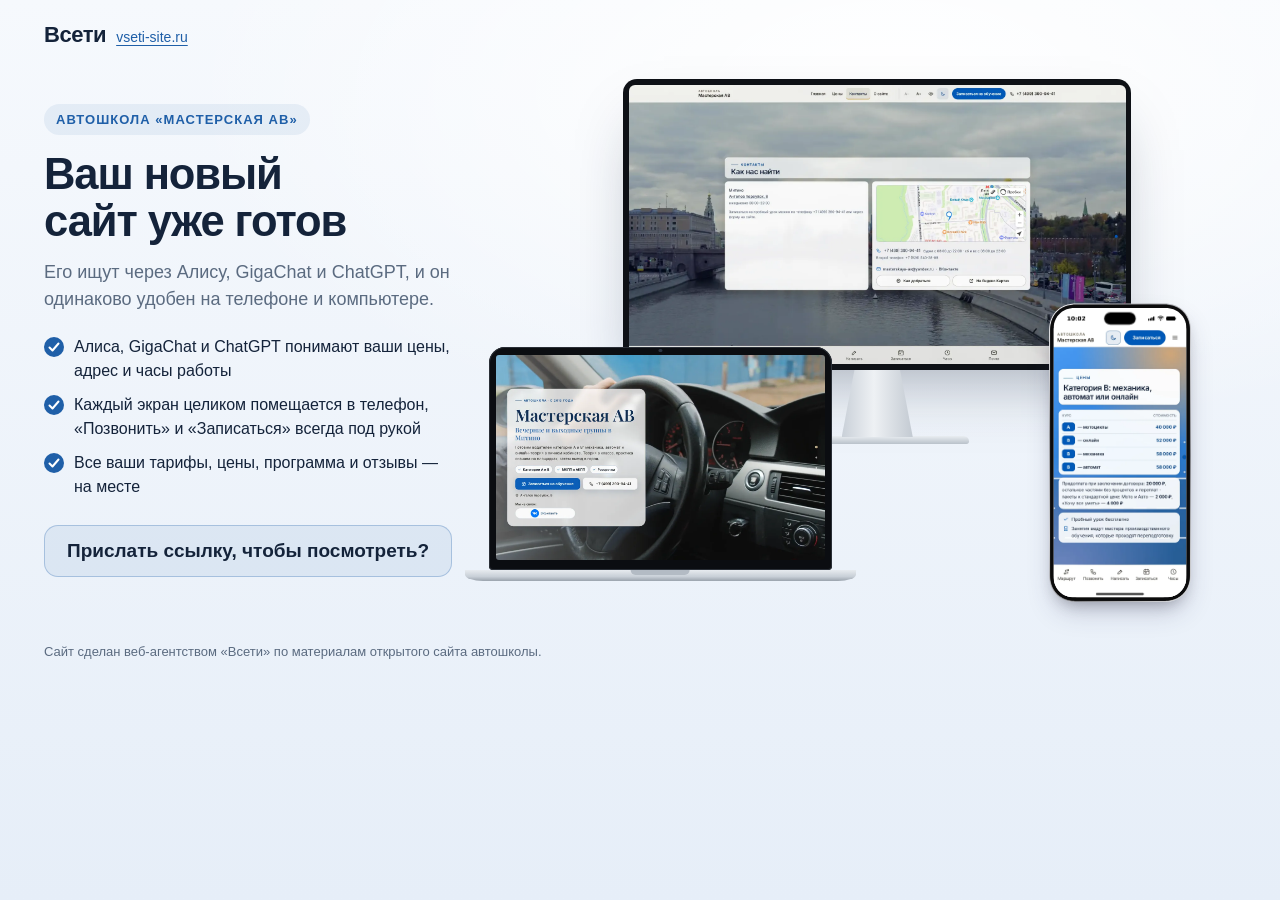
<file: vitrina/index.html>
<!doctype html>
<html lang="ru">
<head>
<meta charset="utf-8">
<meta name="viewport" content="width=device-width, initial-scale=1">
<meta name="robots" content="noindex, nofollow">
<title>Новый сайт автошколы «Мастерская АВ» — веб-агентство «Всети»</title>
<style>
@layer stageshow{:where(.ss-phone){position:relative}.ss-phone{flex-shrink:0;box-shadow:0 calc(var(--ps) * 40) calc(var(--ps) * 80) calc(var(--ps) * -16) #32325d40,0 calc(var(--ps) * 24) calc(var(--ps) * 48) calc(var(--ps) * -24) #0000004d}.ss-phone__glass{height:100%}.ss-phone__window{position:relative;overflow:hidden;isolation:isolate}.ss-phone:is([data-frame=pro],[data-frame=silver],[data-frame=bezel],[data-frame=clay],[data-frame=outline],[data-frame=bare]){--ss-phone-glass: #0b0b0c;--ss-phone-rim: #2c2c2d;--ss-phone-seam: #e0dfdc;--ss-phone-line: var(--ss-text-faint, #9a9a9d);background:none}.ss-phone__bands{position:absolute;inset:0;overflow:visible;pointer-events:none}.ss-phone:is([data-frame=pro],[data-frame=silver],[data-frame=bezel],[data-frame=clay],[data-frame=outline]) .ss-phone__glass{position:relative}.ss-phone[data-frame=pro]{--ss-phone-band-1: #e3e3e6;--ss-phone-band-2: #9a9ba0;--ss-phone-band-3: #cfd0d4;--ss-phone-band-4: #85868b;--ss-phone-band-5: #c9cacd}.ss-stage[data-theme=dark] .ss-phone[data-frame=pro],.ss-stage[data-theme=glass] .ss-phone[data-frame=pro][data-dark]{--ss-phone-band-1: #5b5c61;--ss-phone-band-2: #2b2c2f;--ss-phone-band-3: #48494d;--ss-phone-band-4: #232427;--ss-phone-band-5: #404145}.ss-phone[data-frame=silver]{--ss-phone-band-1: #f4f4f6;--ss-phone-band-2: #c9cacf;--ss-phone-band-3: #eeeef1;--ss-phone-band-4: #b9babf;--ss-phone-band-5: #e6e6ea}.ss-phone[data-frame=bezel]{--ss-phone-glass: #111113}.ss-phone[data-frame=clay]{--ss-phone-clay-top: color-mix(in srgb, var(--ss-phone-clay, #ecebe8), #fff 45%);--ss-phone-clay-bottom: color-mix(in srgb, var(--ss-phone-clay, #ecebe8), #000 6%);box-shadow:0 calc(var(--ps) * 30) calc(var(--ps) * 60) calc(var(--ps) * -12) #32325d33,0 calc(var(--ps) * 16) calc(var(--ps) * 32) calc(var(--ps) * -16) #00000029}.ss-stage[data-theme=dark] .ss-phone[data-frame=clay]{--ss-phone-clay-top: color-mix(in srgb, var(--ss-phone-clay, #2a2a2e), #fff 6%);--ss-phone-clay-bottom: var(--ss-phone-clay, #2a2a2e);--ss-phone-seam: #333338}.ss-phone[data-frame=outline]{box-shadow:none}.ss-stage[data-theme=blueprint] .ss-phone[data-frame=outline]{--ss-phone-line: var(--ss-line)}.ss-phone:not([data-frame=android],[data-frame=soft]) .ss-phone__status{height:62px;padding:0}.ss-phone:not([data-frame=android],[data-frame=soft]) .ss-phone__time{position:absolute;top:21.5px;left:0;width:138.5px;line-height:22px;text-align:center}.ss-phone:not([data-frame=android],[data-frame=soft]) .ss-phone__glyphs{position:absolute;top:25.33px;left:285.25px;align-items:flex-start;gap:8px}.ss-phone:not([data-frame=android],[data-frame=soft]) .ss-phone__signal{margin-top:1px}.ss-phone:not([data-frame=android],[data-frame=soft]) .ss-phone__battery{margin-top:.33px}.ss-phone[data-frame=photo]{position:relative;background:none}.ss-phone__photo{position:absolute;z-index:4;background:var(--ss-phone-photo-light, none) center / 100% 100% no-repeat;pointer-events:none}.ss-stage[data-theme=dark] .ss-phone__photo,.ss-phone[data-dark] .ss-phone__photo{background-image:var(--ss-phone-photo-dark, var(--ss-phone-photo-light, none))}.ss-phone[data-frame=android]{background:linear-gradient(150deg,#3a3b3f,#1d1e21 40%,#2f3034 70%,#1a1b1e)}.ss-phone[data-frame=android] .ss-phone__glass{background:#050505}.ss-phone[data-frame=android] .ss-phone__island{top:14px;width:24px;height:24px;border-radius:50%}.ss-phone[data-frame=android] .ss-phone__status{height:48px;padding:0 26px}.ss-phone[data-frame=android] .ss-phone__time{font-family:system-ui,sans-serif;font-size:15px;font-weight:500}.ss-phone[data-frame=android] .ss-phone__content[data-status]{padding-top:48px}.ss-phone[data-frame=android] .ss-phone__home{width:108px;height:4px}.ss-phone[data-frame=soft]{box-shadow:0 0 0 calc(var(--ps) * 1.5) #0a25400d,0 calc(var(--ps) * 30) calc(var(--ps) * 60) calc(var(--ps) * -12) #32325d2e,0 calc(var(--ps) * 18) calc(var(--ps) * 36) calc(var(--ps) * -18) #0000001f}.ss-phone[data-frame=soft] .ss-phone__glass{background:#f6f9fc;box-shadow:inset 0 calc(var(--ps) * -2.9) calc(var(--ps) * 7.2) #0a254038}.ss-stage[data-theme=dark] .ss-phone[data-frame=soft] .ss-phone__glass{background:#1c2433;box-shadow:inset 0 calc(var(--ps) * -2.9) calc(var(--ps) * 7.2) #00000073}.ss-phone__screen{--pt: 1px;position:absolute;top:0;left:0;display:flex;flex-direction:column;overflow:hidden;background:#fff;color:#000;font-family:-apple-system,system-ui,sans-serif;font-size:15px;letter-spacing:-.015em;transform-origin:0 0;-webkit-font-smoothing:antialiased}.ss-phone[data-dark] .ss-phone__screen{background:#000;color:#fff}.ss-phone__status{position:absolute;top:0;right:0;left:0;z-index:2;display:flex;align-items:center;justify-content:space-between;height:54px;padding:0 34px 0 52px;transition:color .3s ease;will-change:transform}.ss-phone__time{font-family:SF Pro Text,-apple-system,system-ui,sans-serif;font-variation-settings:"opsz" 17;font-size:17.67px;font-weight:590;letter-spacing:0}.ss-phone__island{position:absolute;top:var(--ss-island-top, 14px);left:50%;z-index:3;width:var(--ss-island-w, 95px);height:37px;border-radius:18.5px;background:#000;transform:translate(-50%)}.ss-phone__glyphs{display:flex;align-items:center;gap:8px}.ss-phone__glyph{display:block}.ss-phone__content{position:relative;flex:1;min-height:0}.ss-phone__content[data-status]{padding-top:62px}.ss-phone__content:not([data-status]){padding-top:44px}.ss-phone[data-frame=bare] .ss-phone__content{padding-right:8px;padding-left:8px}.ss-phone__home{position:absolute;bottom:8px;left:50%;z-index:2;width:144px;height:5px;border-radius:2.5px;background:currentColor;transform:translate(-50%);transition:color .3s ease;will-change:transform}.ss-lock{position:absolute;inset:0;color:#fff;text-align:center}.ss-lock__date{margin-top:66px;font-size:22px;font-weight:600;letter-spacing:-.01em;opacity:.85}.ss-lock__clock{margin-top:-4px;font-size:112px;font-weight:700;line-height:1;letter-spacing:-.035em;font-variant-numeric:tabular-nums;opacity:.92}.ss-lock__stack{position:absolute;right:0;bottom:118px;left:0;display:flex;flex-direction:column;gap:8px;text-align:left}.ss-lock__stack[data-at=top]{top:290px;bottom:auto}.ss-lock__controls{position:absolute;right:46px;bottom:48px;left:46px;display:flex;justify-content:space-between}.ss-lock__control{display:grid;place-items:center;width:50px;height:50px;border-radius:50%;background:#0a0c1842;backdrop-filter:blur(24px) saturate(1.3);color:#fff}.ss-notification{display:flex;align-items:center;gap:13px;margin:0 18px;padding:14px 17px 14px 14px;border-radius:23px;background:#fcfcfdc2;backdrop-filter:blur(30px) saturate(1.25);box-shadow:0 4px 24px #0000000f;color:#000;text-align:left}.ss-notification[data-banner]{position:absolute;top:56px;right:0;left:0;z-index:2;animation:ss-banner-in .52s cubic-bezier(.2,.9,.25,1) both}@keyframes ss-banner-in{0%{transform:translateY(-110px)}}.ss-notification__icon{display:grid;flex-shrink:0;place-items:center;width:38px;height:38px;overflow:hidden;border-radius:9px;background:var(--ss-accent);color:#fff}.ss-notification__icon:has(>img){background:none}.ss-notification__icon>img{display:block;width:100%;height:100%}.ss-notification__text{display:flex;flex:1;flex-direction:column;min-width:0;font-size:15px;line-height:18px;letter-spacing:-.016em}.ss-notification__head{display:flex;align-items:baseline;gap:8px}.ss-notification__title{flex:1;min-width:0;overflow:hidden;font-weight:600;white-space:nowrap;text-overflow:ellipsis}.ss-notification__time{flex-shrink:0;font-size:12px;letter-spacing:-.005em;color:#3c3c4399}.ss-notification__body{display:-webkit-box;overflow:hidden;-webkit-line-clamp:3;-webkit-box-orient:vertical}.ss-lock[data-size=satellite] .ss-lock__stack{top:232px;bottom:auto}.ss-lock[data-size=satellite][data-clock=off] .ss-lock__stack{top:74px}.ss-notification{will-change:transform}.ss-phone:not([data-dark]) .ss-notification{background:#ffffffeb;box-shadow:0 0 0 .5px #00000014,0 8px 24px #0000001f}.ss-phone__time-bar{display:inline-block;width:30px;height:7px;border-radius:4px;background:currentColor;opacity:.5}}
:root{--ink:#14233a;--muted:#5b6b80;--accent:#1f5fa8;--sand:#ffc94d;--bg1:#f6f9fd;--bg2:#e6eef8}
*{box-sizing:border-box}
html,body{margin:0}
body{font:16px/1.5 -apple-system,"Segoe UI",Roboto,Arial,sans-serif;color:var(--ink);background:radial-gradient(1200px 600px at 70% 10%,#ffffff 0,rgba(255,255,255,0) 60%),linear-gradient(180deg,var(--bg1),var(--bg2));min-height:100vh}
a{color:inherit}
.top{display:flex;align-items:center;justify-content:space-between;max-width:1240px;margin:0 auto;padding:18px 24px}
.brand{display:flex;align-items:baseline;gap:10px;text-decoration:none}
.brand b{font-size:22px;letter-spacing:-.02em}
.brand span{font-size:14px;color:var(--accent);text-decoration:underline;text-underline-offset:3px}
.hero{max-width:1240px;margin:0 auto;padding:10px 24px 40px;display:grid;grid-template-columns:minmax(0,.82fr) minmax(0,1.5fr);gap:36px;align-items:center}
.eyebrow{display:inline-block;font-size:13px;font-weight:600;letter-spacing:.08em;text-transform:uppercase;color:var(--accent);background:rgba(31,95,168,.08);padding:6px 12px;border-radius:999px}
h1{text-wrap:balance;font-size:clamp(30px,3.4vw,48px);line-height:1.08;letter-spacing:-.025em;margin:16px 0 14px}
.lead{font-size:18px;color:var(--muted);margin:0 0 22px;max-width:30em}
.pts{list-style:none;padding:0;margin:0 0 26px;display:grid;gap:10px}
.pts li{display:flex;gap:10px;align-items:flex-start}
.pts li::before{content:"";flex:none;width:20px;height:20px;margin-top:2px;border-radius:50%;background:var(--accent) url("data:image/svg+xml,%3Csvg xmlns='http://www.w3.org/2000/svg' viewBox='0 0 20 20'%3E%3Cpath d='M5.5 10.5l3 3 6-7' fill='none' stroke='%23fff' stroke-width='2' stroke-linecap='round' stroke-linejoin='round'/%3E%3C/svg%3E") center/100% no-repeat}
.cta{display:flex;flex-wrap:wrap;gap:14px;align-items:center}
.btn{display:inline-flex;align-items:center;gap:8px;min-height:52px;padding:0 26px;border-radius:14px;background:var(--accent);color:#fff;font-weight:600;text-decoration:none;box-shadow:0 10px 24px rgba(31,95,168,.28)}
.btn:hover{background:#174a86}
.ask{margin:0;display:inline-flex;align-items:center;min-height:52px;padding:12px 22px;line-height:1.3;border-radius:14px;background:rgba(31,95,168,.08);border:1.5px solid rgba(31,95,168,.28);color:var(--ink);font-size:19px;font-weight:600}
/* сцена с устройствами */
.stage{position:relative;width:100%;aspect-ratio:16/11.2}
.dv{position:absolute}
.dv img{display:block;width:100%;height:100%;object-fit:cover;object-position:center top}
.mon .scr img,.lap .scr img{height:auto}
.mon{left:18%;top:0;width:68%}
.mon .scr{padding:1.1%;background:#0e1116;border-radius:14px;box-shadow:0 30px 60px -20px rgba(20,35,58,.35)}
.mon .scr img{border-radius:6px}
.mon .neck{width:14%;aspect-ratio:1/.95;margin:0 auto;background:linear-gradient(90deg,#c9d0d8,#eef1f4 45%,#c3cad2);clip-path:polygon(18% 0,82% 0,100% 100%,0 100%)}
.mon .foot{width:36%;aspect-ratio:36/1.5;margin:-1px auto 0;border-radius:6px 6px 3px 3px;background:linear-gradient(180deg,#e9edf1,#b9c1ca);box-shadow:0 12px 20px -8px rgba(20,35,58,.4)}
.lap{left:0;bottom:4%;width:46%}
.lap .scr{padding:2.2% 2.2% 3%;background:#0b0d11;border-radius:16px 16px 4px 4px;position:relative;box-shadow:0 0 0 1px #2a2f37 inset}
.lap .scr::before{content:"";position:absolute;top:1%;left:50%;width:.9%;aspect-ratio:1;border-radius:50%;background:#2b3442;transform:translateX(-50%)}
.lap .scr img{border-radius:3px}
.lap .base{position:relative;height:0;padding-bottom:3.2%;margin:0 -7%;background:linear-gradient(180deg,#e7ebef 0,#c8cfd7 60%,#9aa3ad 100%);border-radius:0 0 18px 18px/0 0 60% 60%;box-shadow:0 22px 30px -14px rgba(20,35,58,.45)}
.lap .base::after{content:"";position:absolute;top:0;left:50%;width:15%;height:40%;transform:translateX(-50%);background:#b3bbc4;border-radius:0 0 8px 8px}
.tab{right:1.5%;bottom:3%;width:23%}
.tab .scr{aspect-ratio:820/1180;padding:4.5%;background:#121419;border-radius:22px;box-shadow:0 0 0 2px #c7ced6,0 28px 50px -18px rgba(20,35,58,.45)}
.tab .scr img{border-radius:10px}
.ph{right:6%;bottom:0;width:340px;transform-origin:100% 100%}
.ph-shot{display:block;width:100%;height:auto}
.note{max-width:1240px;margin:0 auto;padding:0 24px 34px;color:var(--muted);font-size:13px}
@media (max-width:600px){
  .stage{aspect-ratio:16/9.8}
  .mon{display:none}
  .lap{left:6%;width:64%;bottom:6%}
  .ph{right:5%}
}
@media (max-width:900px){
  .hero{grid-template-columns:1fr;gap:26px;padding-top:0}
  .stage{order:-1}
  .lead{font-size:16.5px}
}
</style>
</head>
<body>
<header class="top"><a class="brand" href="https://vseti-site.ru/" target="_blank" rel="noopener"><b>Всети</b><span>vseti-site.ru</span></a></header>
<main class="hero">
  <div class="txt">
    <span class="eyebrow">Автошкола «Мастерская АВ»</span>
    <h1>Ваш новый сайт уже готов</h1>
    <p class="lead">Его ищут через Алису, GigaChat и ChatGPT, и он одинаково удобен на телефоне и компьютере.</p>
    <ul class="pts">
      <li>Алиса, GigaChat и ChatGPT понимают ваши цены, адрес и часы работы</li>
      <li>Каждый экран целиком помещается в телефон, «Позвонить» и «Записаться» всегда под рукой</li>
      <li>Все ваши тарифы, цены, программа и отзывы — на месте</li>
    </ul>
    <div class="cta">
      <p class="ask">Прислать ссылку, чтобы посмотреть?</p>
    </div>
  </div>
  <div class="stage" id="stage" aria-label="Новый сайт на компьютере, ноутбуке и телефоне">
    <div class="dv mon"><div class="scr"><img src="img/monitor.webp?v=2" alt="" width="1600" height="900"></div><div class="neck"></div><div class="foot"></div></div>
    <div class="dv lap"><div class="scr"><img src="img/laptop.webp?v=2" alt="" width="1280" height="800"></div><div class="base"></div></div>
    <div class="dv ph" id="ph"><div class="ss-phone z-phone" data-frame="pro" style="width: 340px; height: 714.953px; padding: 2.38318px; border-radius: 61.1682px; --ps: 0.794392523364486px;"><svg class="ss-phone__bands" width="100%" height="100%" aria-hidden="true"><defs><linearGradient id="ph-band" x1="0.2" y1="0" x2="0.8" y2="1"><stop offset="0" style="stop-color: var(--ss-phone-band-1);"></stop><stop offset="0.22" style="stop-color: var(--ss-phone-band-2);"></stop><stop offset="0.48" style="stop-color: var(--ss-phone-band-3);"></stop><stop offset="0.74" style="stop-color: var(--ss-phone-band-4);"></stop><stop offset="1" style="stop-color: var(--ss-phone-band-5);"></stop></linearGradient><linearGradient id="ph-clay" x1="0" y1="0" x2="0" y2="1"><stop offset="0" style="stop-color: var(--ss-phone-clay-top);"></stop><stop offset="1" style="stop-color: var(--ss-phone-clay-bottom);"></stop></linearGradient></defs><g transform="translate(10.327102803738317 10.327102803738317)" stroke-linejoin="round"><path d="M262.94 0.00L267.09 0.06L270.49 0.24L273.65 0.53L276.65 0.94L279.51 1.47L282.27 2.11L284.93 2.87L287.50 3.74L289.97 4.72L292.36 5.81L294.65 7.02L296.85 8.33L298.96 9.75L300.98 11.27L302.90 12.90L304.72 14.62L306.45 16.45L308.08 18.37L309.60 20.38L311.02 22.49L312.33 24.70L313.53 26.99L314.63 29.37L315.61 31.85L316.48 34.41L317.24 37.07L317.88 39.83L318.41 42.70L318.82 45.69L319.11 48.85L319.29 52.25L319.35 56.40L319.35 637.90L319.29 642.04L319.11 645.45L318.82 648.60L318.41 651.60L317.88 654.47L317.24 657.23L316.48 659.89L315.61 662.45L314.63 664.92L313.53 667.31L312.33 669.60L311.02 671.80L309.60 673.91L308.08 675.93L306.45 677.85L304.72 679.68L302.90 681.40L300.98 683.03L298.96 684.55L296.85 685.97L294.65 687.28L292.36 688.49L289.97 689.58L287.50 690.56L284.93 691.43L282.27 692.19L279.51 692.83L276.65 693.36L273.65 693.77L270.49 694.06L267.09 694.24L262.94 694.30L56.40 694.30L52.25 694.24L48.85 694.06L45.69 693.77L42.70 693.36L39.83 692.83L37.07 692.19L34.41 691.43L31.85 690.56L29.37 689.58L26.99 688.49L24.70 687.28L22.49 685.97L20.38 684.55L18.37 683.03L16.45 681.40L14.62 679.68L12.90 677.85L11.27 675.93L9.75 673.91L8.33 671.80L7.02 669.60L5.81 667.31L4.72 664.92L3.74 662.45L2.87 659.89L2.11 657.23L1.47 654.47L0.94 651.60L0.53 648.60L0.24 645.45L0.06 642.04L0.00 637.90L0.00 56.40L0.06 52.25L0.24 48.85L0.53 45.69L0.94 42.70L1.47 39.83L2.11 37.07L2.87 34.41L3.74 31.85L4.72 29.37L5.81 26.99L7.02 24.70L8.33 22.49L9.75 20.38L11.27 18.37L12.90 16.45L14.62 14.62L16.45 12.90L18.37 11.27L20.38 9.75L22.49 8.33L24.70 7.02L26.99 5.81L29.37 4.72L31.85 3.74L34.41 2.87L37.07 2.11L39.83 1.47L42.70 0.94L45.69 0.53L48.85 0.24L52.25 0.06L56.40 0.00Z" fill="none" stroke-width="20.654205607476634" stroke="url(#ph-band)"></path><path d="M262.94 0.00L267.09 0.06L270.49 0.24L273.65 0.53L276.65 0.94L279.51 1.47L282.27 2.11L284.93 2.87L287.50 3.74L289.97 4.72L292.36 5.81L294.65 7.02L296.85 8.33L298.96 9.75L300.98 11.27L302.90 12.90L304.72 14.62L306.45 16.45L308.08 18.37L309.60 20.38L311.02 22.49L312.33 24.70L313.53 26.99L314.63 29.37L315.61 31.85L316.48 34.41L317.24 37.07L317.88 39.83L318.41 42.70L318.82 45.69L319.11 48.85L319.29 52.25L319.35 56.40L319.35 637.90L319.29 642.04L319.11 645.45L318.82 648.60L318.41 651.60L317.88 654.47L317.24 657.23L316.48 659.89L315.61 662.45L314.63 664.92L313.53 667.31L312.33 669.60L311.02 671.80L309.60 673.91L308.08 675.93L306.45 677.85L304.72 679.68L302.90 681.40L300.98 683.03L298.96 684.55L296.85 685.97L294.65 687.28L292.36 688.49L289.97 689.58L287.50 690.56L284.93 691.43L282.27 692.19L279.51 692.83L276.65 693.36L273.65 693.77L270.49 694.06L267.09 694.24L262.94 694.30L56.40 694.30L52.25 694.24L48.85 694.06L45.69 693.77L42.70 693.36L39.83 692.83L37.07 692.19L34.41 691.43L31.85 690.56L29.37 689.58L26.99 688.49L24.70 687.28L22.49 685.97L20.38 684.55L18.37 683.03L16.45 681.40L14.62 679.68L12.90 677.85L11.27 675.93L9.75 673.91L8.33 671.80L7.02 669.60L5.81 667.31L4.72 664.92L3.74 662.45L2.87 659.89L2.11 657.23L1.47 654.47L0.94 651.60L0.53 648.60L0.24 645.45L0.06 642.04L0.00 637.90L0.00 56.40L0.06 52.25L0.24 48.85L0.53 45.69L0.94 42.70L1.47 39.83L2.11 37.07L2.87 34.41L3.74 31.85L4.72 29.37L5.81 26.99L7.02 24.70L8.33 22.49L9.75 20.38L11.27 18.37L12.90 16.45L14.62 14.62L16.45 12.90L18.37 11.27L20.38 9.75L22.49 8.33L24.70 7.02L26.99 5.81L29.37 4.72L31.85 3.74L34.41 2.87L37.07 2.11L39.83 1.47L42.70 0.94L45.69 0.53L48.85 0.24L52.25 0.06L56.40 0.00Z" fill="none" stroke-width="15.88785046728972" style="stroke: var(--ss-phone-rim);"></path><path d="M262.94 0.00L267.09 0.06L270.49 0.24L273.65 0.53L276.65 0.94L279.51 1.47L282.27 2.11L284.93 2.87L287.50 3.74L289.97 4.72L292.36 5.81L294.65 7.02L296.85 8.33L298.96 9.75L300.98 11.27L302.90 12.90L304.72 14.62L306.45 16.45L308.08 18.37L309.60 20.38L311.02 22.49L312.33 24.70L313.53 26.99L314.63 29.37L315.61 31.85L316.48 34.41L317.24 37.07L317.88 39.83L318.41 42.70L318.82 45.69L319.11 48.85L319.29 52.25L319.35 56.40L319.35 637.90L319.29 642.04L319.11 645.45L318.82 648.60L318.41 651.60L317.88 654.47L317.24 657.23L316.48 659.89L315.61 662.45L314.63 664.92L313.53 667.31L312.33 669.60L311.02 671.80L309.60 673.91L308.08 675.93L306.45 677.85L304.72 679.68L302.90 681.40L300.98 683.03L298.96 684.55L296.85 685.97L294.65 687.28L292.36 688.49L289.97 689.58L287.50 690.56L284.93 691.43L282.27 692.19L279.51 692.83L276.65 693.36L273.65 693.77L270.49 694.06L267.09 694.24L262.94 694.30L56.40 694.30L52.25 694.24L48.85 694.06L45.69 693.77L42.70 693.36L39.83 692.83L37.07 692.19L34.41 691.43L31.85 690.56L29.37 689.58L26.99 688.49L24.70 687.28L22.49 685.97L20.38 684.55L18.37 683.03L16.45 681.40L14.62 679.68L12.90 677.85L11.27 675.93L9.75 673.91L8.33 671.80L7.02 669.60L5.81 667.31L4.72 664.92L3.74 662.45L2.87 659.89L2.11 657.23L1.47 654.47L0.94 651.60L0.53 648.60L0.24 645.45L0.06 642.04L0.00 637.90L0.00 56.40L0.06 52.25L0.24 48.85L0.53 45.69L0.94 42.70L1.47 39.83L2.11 37.07L2.87 34.41L3.74 31.85L4.72 29.37L5.81 26.99L7.02 24.70L8.33 22.49L9.75 20.38L11.27 18.37L12.90 16.45L14.62 14.62L16.45 12.90L18.37 11.27L20.38 9.75L22.49 8.33L24.70 7.02L26.99 5.81L29.37 4.72L31.85 3.74L34.41 2.87L37.07 2.11L39.83 1.47L42.70 0.94L45.69 0.53L48.85 0.24L52.25 0.06L56.40 0.00Z" fill="none" stroke-width="14.69626168224299" style="stroke: var(--ss-phone-glass);"></path></g></svg><div class="ss-phone__glass" style="padding: 7.94393px; border-radius: 58.785px;"><div class="ss-phone__window" style="width: 319.346px; height: 694.299px; clip-path: path(&quot;M 262.94 0 L 267.09 0.06 L 270.49 0.24 L 273.65 0.53 L 276.65 0.94 L 279.51 1.47 L 282.27 2.11 L 284.93 2.87 L 287.5 3.74 L 289.97 4.72 L 292.36 5.81 L 294.65 7.02 L 296.85 8.33 L 298.96 9.75 L 300.98 11.27 L 302.9 12.9 L 304.72 14.62 L 306.45 16.45 L 308.08 18.37 L 309.6 20.38 L 311.02 22.49 L 312.33 24.7 L 313.53 26.99 L 314.63 29.37 L 315.61 31.85 L 316.48 34.41 L 317.24 37.07 L 317.88 39.83 L 318.41 42.7 L 318.82 45.69 L 319.11 48.85 L 319.29 52.25 L 319.35 56.4 L 319.35 637.9 L 319.29 642.04 L 319.11 645.45 L 318.82 648.6 L 318.41 651.6 L 317.88 654.47 L 317.24 657.23 L 316.48 659.89 L 315.61 662.45 L 314.63 664.92 L 313.53 667.31 L 312.33 669.6 L 311.02 671.8 L 309.6 673.91 L 308.08 675.93 L 306.45 677.85 L 304.72 679.68 L 302.9 681.4 L 300.98 683.03 L 298.96 684.55 L 296.85 685.97 L 294.65 687.28 L 292.36 688.49 L 289.97 689.58 L 287.5 690.56 L 284.93 691.43 L 282.27 692.19 L 279.51 692.83 L 276.65 693.36 L 273.65 693.77 L 270.49 694.06 L 267.09 694.24 L 262.94 694.3 L 56.4 694.3 L 52.25 694.24 L 48.85 694.06 L 45.69 693.77 L 42.7 693.36 L 39.83 692.83 L 37.07 692.19 L 34.41 691.43 L 31.85 690.56 L 29.37 689.58 L 26.99 688.49 L 24.7 687.28 L 22.49 685.97 L 20.38 684.55 L 18.37 683.03 L 16.45 681.4 L 14.62 679.68 L 12.9 677.85 L 11.27 675.93 L 9.75 673.91 L 8.33 671.8 L 7.02 669.6 L 5.81 667.31 L 4.72 664.92 L 3.74 662.45 L 2.87 659.89 L 2.11 657.23 L 1.47 654.47 L 0.94 651.6 L 0.53 648.6 L 0.24 645.45 L 0.06 642.04 L 0 637.9 L 0 56.4 L 0.06 52.25 L 0.24 48.85 L 0.53 45.69 L 0.94 42.7 L 1.47 39.83 L 2.11 37.07 L 2.87 34.41 L 3.74 31.85 L 4.72 29.37 L 5.81 26.99 L 7.02 24.7 L 8.33 22.49 L 9.75 20.38 L 11.27 18.37 L 12.9 16.45 L 14.62 14.62 L 16.45 12.9 L 18.37 11.27 L 20.38 9.75 L 22.49 8.33 L 24.7 7.02 L 26.99 5.81 L 29.37 4.72 L 31.85 3.74 L 34.41 2.87 L 37.07 2.11 L 39.83 1.47 L 42.7 0.94 L 45.69 0.53 L 48.85 0.24 L 52.25 0.06 L 56.4 0 Z&quot;);"><div class="ss-phone__screen" style="width: 402px; height: 874px; transform: scale(0.794393); --ss-screen-r: 64px;"><div class="ss-phone__status"><span class="ss-phone__time">10:02</span><span class="ss-phone__glyphs"><svg viewBox="0 0 20.33 13.67" width="20.33" height="13.67" class="ss-phone__glyph ss-phone__signal"><rect x="0" y="7.34" width="3.333" height="6.33" rx="1.667" fill="currentColor"></rect><rect x="5.667" y="5" width="3.333" height="8.67" rx="1.667" fill="currentColor"></rect><rect x="11.334" y="2.67" width="3.333" height="11" rx="1.667" fill="currentColor"></rect><rect x="17.000999999999998" y="0" width="3.333" height="13.67" rx="1.667" fill="currentColor"></rect></svg><svg viewBox="0 0 19.33 14.33" width="19.33" height="14.33" class="ss-phone__glyph ss-phone__wifi"><path fill-rule="evenodd" fill="currentColor" d="M0.415933 5.54283C0.902185 6.04412 1.66017 5.95818 2.27513 5.41393C4.30595 3.58064 6.83731 2.63535 9.66901 2.63535C12.5007 2.63535 15.0464 3.60928 17.0629 5.41393C17.6636 5.97251 18.4215 6.0298 18.9221 5.54283C19.4226 5.02722 19.4942 4.2538 18.9793 3.70954C16.8341 1.51819 13.3302 0 9.66901 0C6.00783 0 2.48965 1.53251 0.358727 3.72387C-0.156127 4.2538 -0.0989213 5.02722 0.415933 5.55715L0.415933 5.54283ZM3.94841 9.13779C4.50617 9.68205 5.22124 9.62476 5.85051 9.10915C6.88022 8.29276 8.25316 7.73418 9.66901 7.7485C11.0706 7.7485 12.4435 8.29276 13.4875 9.12347C14.1168 9.63908 14.8605 9.66773 15.4039 9.12347C15.9331 8.57921 16.0189 7.7485 15.4611 7.23289C14.0739 5.98683 11.9859 5.11315 9.68332 5.11315C7.38077 5.11315 5.27845 5.98683 3.9055 7.23289C3.41925 7.69121 3.31914 8.47896 3.96271 9.13779L3.94841 9.13779ZM8.72511 13.8929C9.34008 14.4801 9.98365 14.4801 10.5986 13.8929L11.757 12.7757C12.372 12.1742 12.5007 11.4151 11.7999 10.8995C11.2136 10.4841 10.4699 10.212 9.66901 10.212C8.86813 10.212 8.11015 10.4841 7.53809 10.9138C6.83731 11.4151 6.98033 12.1885 7.59529 12.7757L8.73942 13.8929L8.72511 13.8929Z"></path></svg><svg viewBox="0 0 29.33 13.67" width="29.33" height="13.67" class="ss-phone__glyph ss-phone__battery"><path fill="currentColor" d="M0 6.4C0 4.15979 0 3.03969 0.435974 2.18404C0.819467 1.43139 1.43139 0.819467 2.18404 0.435974C3.03969 0 4.15979 0 6.4 0L19.933 0C22.1732 0 23.2933 0 24.149 0.435974C24.9016 0.819467 25.5135 1.43139 25.897 2.18404C26.333 3.03969 26.333 4.15979 26.333 6.4L26.333 7.26666C26.333 9.50687 26.333 10.627 25.897 11.4826C25.5135 12.2353 24.9016 12.8472 24.149 13.2307C23.2933 13.6667 22.1732 13.6667 19.933 13.6667L6.4 13.6667C4.15979 13.6667 3.03969 13.6667 2.18404 13.2307C1.43139 12.8472 0.819467 12.2353 0.435974 11.4826C0 10.627 0 9.50687 0 7.26666L0 6.4Z"></path><path fill-rule="evenodd" fill="currentColor" transform="translate(27.33 4.33)" d="M0 0L0 5C0.601505 4.8625 2 3.75 2 2.5C2 1.25 0.601505 0.1375 0 0Z"></path></svg></span></div><span class="ss-phone__island"></span><div class="ss-phone__content" data-status="true"><img class="ph-shot" src="img/phone.webp?v=2" alt="Новый сайт автошколы «Мастерская АВ» на телефоне" width="393" height="794"></div><span class="ss-phone__home"></span></div></div></div></div></div>
  </div>
</main>
<p class="note">Сайт сделан веб-агентством «Всети» по материалам открытого сайта автошколы.</p>
<script>
(function(){var st=document.getElementById('stage'),ph=document.getElementById('ph');
function fit(){var k=st.clientWidth*(innerWidth<=600?0.27:0.19)/340;ph.style.transform='scale('+k+')';}
fit();addEventListener('resize',fit);})();
</script>
</body>
</html>
</file>
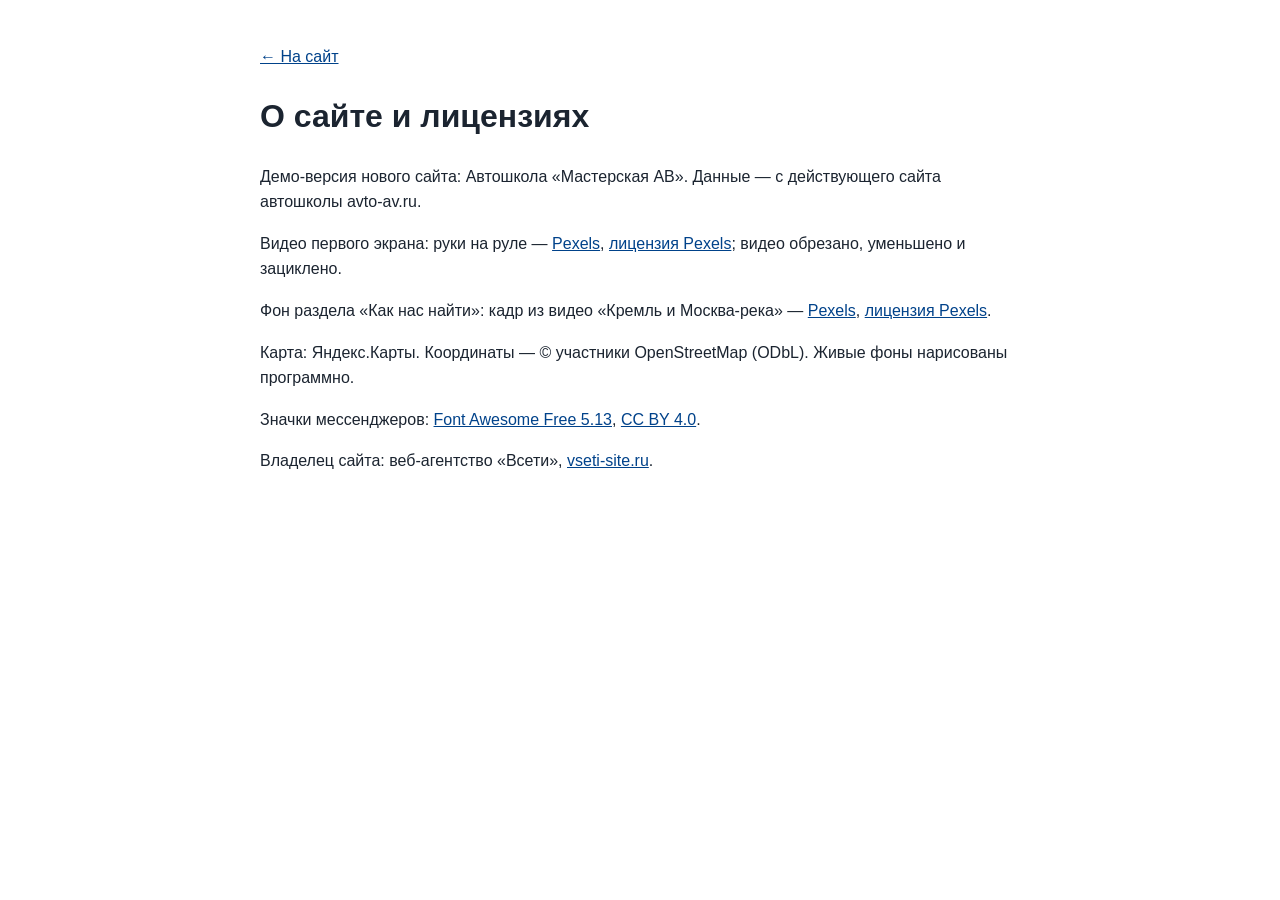
<file: credits.html>
<!doctype html><html lang="ru"><head><meta charset="utf-8"><meta name="viewport" content="width=device-width,initial-scale=1"><meta name="robots" content="noindex"><title>О сайте — Автошкола «Мастерская АВ»</title>
<style>body{font:16px/1.6 Inter,Arial,sans-serif;max-width:760px;margin:0 auto;padding:28px 18px;color:#1b2430}a{color:#00428a}</style></head><body>
<p><a href="./">← На сайт</a></p><h1>О сайте и лицензиях</h1>
<p>Демо-версия нового сайта: Автошкола «Мастерская АВ». Данные — с действующего сайта автошколы avto-av.ru.</p>
<p>Видео первого экрана: руки на руле — <a href="https://www.pexels.com/video/5951267/" target="_blank" rel="noopener">Pexels</a>, <a href="https://www.pexels.com/license/" target="_blank" rel="noopener">лицензия Pexels</a>; видео обрезано, уменьшено и зациклено.</p>
<p>Фон раздела «Как нас найти»: кадр из видео «Кремль и Москва-река» — <a href="https://www.pexels.com/video/34419646/" target="_blank" rel="noopener">Pexels</a>, <a href="https://www.pexels.com/license/" target="_blank" rel="noopener">лицензия Pexels</a>.</p>
<p>Карта: Яндекс.Карты. Координаты — © участники OpenStreetMap (ODbL). Живые фоны нарисованы программно.</p>
<p>Значки мессенджеров: <a href="https://fontawesome.com" target="_blank" rel="noopener">Font Awesome Free 5.13</a>, <a href="https://creativecommons.org/licenses/by/4.0/" target="_blank" rel="noopener">CC BY 4.0</a>.</p>
<p>Владелец сайта: веб-агентство «Всети», <a href="https://vseti-site.ru" target="_blank" rel="noopener">vseti-site.ru</a>.</p>
</body></html>
</file>
<file: css/etalon.css>
/* ==========================================================================
   Эталон нотариуса. Общий слой поверх встроенных стилей index.html:
   видео-первый экран, «жидкое стекло», интерьеры на фоне экранов,
   шапка и нижняя панель со второго экрана, карточки Spotlight Card.
   ========================================================================== */

/* плавное проявление подсветки рамки (Chrome/Safari/Firefox новых версий) */
@property --hl{syntax:'<number>';inherits:true;initial-value:0}

:root{
  --glass:rgba(0,0,0,.4);
  --glass-blur:4px;
  --spot:255,196,108;          /* тёплый янтарь под интерьеры */
  --spring:cubic-bezier(.2,.9,.3,1.35);
}

/* ---------- светлый текст на тёмном стекле для всего, что лежит на фото ---------- */
.sec:not(.sec-hero),.hdr,.bar,.mmenu{
  --card:rgba(0,0,0,.4); --card-rgb:0,0,0;
  --text:#fff; --muted:rgba(255,255,255,.84);
  --line:rgba(255,255,255,.3); --line2:rgba(255,255,255,.2);
  --accent:#ecd9ac; --accent-d:#f6e9c8; --accent-l:#d3bc8a; --accent-soft:rgba(255,255,255,.13);
  --bg:rgba(0,0,0,.3); --bg2:transparent; --bg3:rgba(255,255,255,.13);
  --on-accent:#1d170b;
  --shadow:0 1px 12px rgba(0,0,0,.35); --shadow-lg:0 18px 50px rgba(0,0,0,.5);
  --ok:#8fe3a8; --bad:#ff9f96;
  color:#fff;
}
.sec:not(.sec-hero){background:#2b2319}
.sec:not(.sec-hero) .sec-scroll{
  position:relative;z-index:1;
  padding-top:calc(var(--hdr-h) / var(--zc,1) + 12px);padding-bottom:calc(var(--bar-h) + 12px);
  text-shadow:0 1px 2px rgba(0,0,0,.45)
}
.sec:not(.sec-hero) :is(input,select,textarea,button.btn,.btn){text-shadow:none}

/* ---------- фон экранов: интерьеры, затемнение ровно 50% ---------- */
.sec-bg{position:absolute;inset:0;z-index:0;overflow:hidden;pointer-events:none;background:#2b2319}
.sec-bg picture{display:block;width:100%;height:100%}
.sec-bg img{display:block;width:100%;height:100%;object-fit:cover;opacity:0;transition:opacity .9s ease}
.sec-bg img.ld,html:not(.js) .sec-bg img{opacity:1}
.sec-bg::after{content:"";position:absolute;inset:0;background:rgba(0,0,0,.5)}

/* ==========================================================================
   Жидкое стекло
   ========================================================================== */
.glass,
.sec:not(.sec-hero) :is(.sec-head,.svc,.step,.rev,.rsum,.cred,.cbox,.fq,.about-txt,.tf-card,.quote,.ilink,.chips li,.foot,.rate-chip){
  position:relative;isolation:isolate;
  background:var(--glass);
  -webkit-backdrop-filter:blur(var(--glass-blur));backdrop-filter:blur(var(--glass-blur));
  border:0;border-radius:var(--radius);
  box-shadow:0 8px 30px rgba(0,0,0,.14);
}
/* тонкая светлая рамка-градиент; рядом с курсором рамка разгорается (--hl, --x, --y) */
.glass::after,
.sec:not(.sec-hero) :is(.sec-head,.svc,.step,.rev,.rsum,.cred,.cbox,.fq,.about-txt,.tf-card,.quote,.ilink,.chips li,.foot,.rate-chip)::after{
  content:"";position:absolute;inset:0;border-radius:inherit;padding:1.4px;pointer-events:none;z-index:2;
  background:
    radial-gradient(230px circle at var(--x,50%) var(--y,50%),rgba(255,226,160,calc(var(--hl,0)*1)),rgba(var(--spot),calc(var(--hl,0)*.65)) 38%,transparent 72%),
    linear-gradient(160deg,rgba(255,255,255,.58) 0%,rgba(255,255,255,.16) 22%,rgba(255,255,255,0) 44%,rgba(255,255,255,0) 60%,rgba(255,255,255,.16) 82%,rgba(255,255,255,.5) 100%);
  -webkit-mask:linear-gradient(#000 0 0) content-box,linear-gradient(#000 0 0);
  -webkit-mask-composite:xor;mask-composite:exclude;
}
.sec:not(.sec-hero) .sec-head{display:block;width:fit-content;max-width:100%;border-radius:18px;padding:14px 22px 16px;margin-bottom:16px}
.sec:not(.sec-hero) .sec-head .h2{margin-top:8px}
.sec:not(.sec-hero) .sec-head .lead{margin-top:8px}
.sec:not(.sec-hero) .sec-head .demo-note{background:rgba(255,255,255,.1);border-left-color:var(--accent)}

/* ==========================================================================
   Spotlight Card: пятно света под курсором внутри карточки (::before),
   подсветка рамки рядом с курсором (::after выше), «прыжок» scale + тень.
   Позицию --x/--y ставит один общий обработчик pointermove (js/etalon.js).
   ========================================================================== */
.glow{position:relative;isolation:isolate;--hov:1.035}
.glow::before{
  content:"";position:absolute;inset:0;border-radius:inherit;pointer-events:none;z-index:-1;
  background:
    radial-gradient(340px circle at var(--x,50%) var(--y,50%),rgba(var(--spot),.5),rgba(var(--spot),.2) 38%,transparent 72%);
  opacity:0;transition:opacity .35s ease;
}
.glow.lit{--hl:1}
.glow.lit::before{opacity:1}
.glow{transition:scale .38s var(--spring),box-shadow .32s ease,--hl .3s ease}
.glow.rv{transition:opacity .7s ease var(--rvd),translate .7s ease var(--rvd),scale .38s var(--spring),box-shadow .32s ease,--hl .3s ease}
@media (hover:hover) and (pointer:fine){
  .glow:hover{scale:var(--hov);z-index:6;box-shadow:0 24px 54px rgba(0,0,0,.5),0 0 34px rgba(var(--spot),.2)}
}
/* ---------- «Контакты» («Как нас найти»): плашки при наведении и касании загораются жёлтым — яркая рамка и мягкое
   свечение вокруг; размер не меняется (никаких увеличений и сдвигов раскладки), видно в обеих темах ---------- */
:root{--gy-ring:255,208,80;--gy-glow:255,200,64}
html[data-theme="light"]{--gy-ring:232,154,0;--gy-glow:255,186,30}
#contacts .glow{--gy:0 0 0 2.5px rgba(var(--gy-ring),.98),0 0 22px 4px rgba(var(--gy-glow),.66),0 0 58px 14px rgba(var(--gy-glow),.32),0 8px 30px rgba(0,0,0,.14);
  --gy0:0 0 0 0 rgba(var(--gy-ring),0),0 0 0 0 rgba(var(--gy-glow),0),0 0 0 0 rgba(var(--gy-glow),0),0 8px 30px rgba(0,0,0,.14)}
@media (hover:hover) and (pointer:fine){
  #contacts .glow:hover{scale:1;box-shadow:var(--gy)}
  /* заголовок с рейтингом: когда курсор на значке рейтинга, светится только значок */
  #contacts .sec-head:has(.rate-chip:hover):hover{box-shadow:var(--gy0)}
}
#contacts .glow.tap{animation:cGlowTap 1.4s ease-out,glowHl .62s ease-out}
@keyframes cGlowTap{0%{box-shadow:var(--gy0)}14%,62%{box-shadow:var(--gy)}100%{box-shadow:var(--gy0)}}
html[data-hc="1"] #contacts .glow:hover{outline:3px solid #ffd400;outline-offset:2px}
/* крупные плашки берут нижнюю границу 1,03: 3,5 % от 600 px — это уже 20 px */
.hero-plq,.about-txt,.tf-card,.sec-head,.cbox{--hov:1.03}

/* касание на телефоне: вспышка пятна в точке касания и подпрыгивание */
.glow.tap{animation:glowTap .62s var(--spring),glowHl .62s ease-out}
.glow.tap::before{animation:spotFlash .62s ease-out}
@keyframes glowTap{0%{scale:1}38%{scale:var(--tap,1.045)}100%{scale:1}}
@keyframes glowHl{0%{--hl:0}22%{--hl:1}100%{--hl:0}}
@keyframes spotFlash{0%{opacity:0}18%{opacity:1}100%{opacity:0}}

/* ---------- появление блоков при входе на экран ---------- */
.rv{--rvd:calc(var(--i,0) * 90ms);opacity:0;transform:none;translate:0 18px;
  transition:opacity .7s ease var(--rvd),translate .7s ease var(--rvd)}
.sec.active .rv{opacity:1;transform:none;translate:0 0}
/* первый экран: блоки стартуют сами (экран активен с загрузки), по очереди после слова */
.sec-hero .rv{--rvd:calc(var(--hero-d,1.8s) + var(--i,0) * 140ms);opacity:1;translate:0 0}
.sec-hero .kicker.rv{--rvd:.45s}
/* анимация заголовка стартует — скрипт ставит .go, и остальные блоки выходят следом за словом */
.sec-hero.go .rv{animation:heroIn .9s cubic-bezier(.2,.7,.2,1) var(--rvd) both}
html.js .sec-hero:not(.go) .rv{opacity:0;translate:0 18px;animation:heroSafe .01s linear 5s forwards}
@keyframes heroIn{from{opacity:0;translate:0 18px}to{opacity:1;translate:0 0}}
@keyframes heroSafe{to{opacity:1;translate:0 0}}

/* ==========================================================================
   Первый экран
   ========================================================================== */
.sec-hero{background:#8fb1d4;color:#fff;
  /* А−/А+ первый экран не трогают: страница в zoom, экран — встречный zoom (как шапка), поэтому он на любой ступени
     выглядит ровно как при 100 %. Единицы vw/vh и высота экрана считаются от окна без поправки. */
  zoom:calc(1 / var(--zc,1)); --vwu:1vw; --vhu:1vh;
  /* высота — та же видимая, что у остальных экранов (скрипт кладёт её в --vhr); 100vh во встроенном браузере Telegram на Android
     считается при спрятанной верхней панели и выше видимой части — первый экран выходил выше, и все следующие съезжали вниз */
  --vh:var(--vhr, calc(100 * var(--vhu)))}
.hero-bg{position:absolute;inset:0;overflow:hidden;background:#9db9d6 url(../img/hero-poster.jpg) 54% 50%/cover no-repeat}
.hero-video{position:absolute;inset:0;width:100%;height:100%;object-fit:cover;object-position:54% 50%;background:transparent}
.hero-clouds{
  position:absolute;left:0;top:0;width:100%;height:58%;pointer-events:none;opacity:0;transition:opacity 2.4s ease;
  -webkit-mask-image:linear-gradient(180deg,#000 0%,#000 36%,rgba(0,0,0,.55) 66%,transparent 100%);
          mask-image:linear-gradient(180deg,#000 0%,#000 36%,rgba(0,0,0,.55) 66%,transparent 100%)
}
.hero-clouds.on{opacity:1}
/* угасание к низу рисует сам шейдер (js/clouds.js): маска на canvas — лишний проход на каждый кадр */
.hero-clouds.baked{-webkit-mask-image:none;mask-image:none}
/* точки-переходы по краю не растут с А+: иначе на ступенях 130–150 % они наезжают на плашки первого экрана и карточки */
.dots{zoom:calc(1 / var(--zc,1))}

.sec-hero .sec-scroll{position:relative;z-index:1;padding:26px clamp(20px,calc(3.4*var(--vwu,1vw)),64px);display:flex;flex-direction:column}
.sec-hero .wrap{max-width:none;margin:auto 0}
.hero-plq{
  --plq-w:clamp(500px,calc(38*var(--vwu,1vw)),660px);--plq-pad:clamp(24px,calc(2.4*var(--vwu,1vw)),36px);
  width:min(100%,var(--plq-w));padding:var(--plq-pad);border-radius:28px;
  color:#fff;text-shadow:0 1px 3px rgba(0,0,0,.5);
  animation:plqIn .9s ease both
}
@keyframes plqIn{from{opacity:0;translate:0 14px}to{opacity:1;translate:0 0}}
.hero-plq .kicker{color:#f6e6bd;font-size:12.5px;letter-spacing:.15em}
.hero-plq .kicker::before{background:#f6e6bd}
.hero-h1{margin:14px 0 0;font-weight:500}
.hw{
  display:inline-block;font-family:var(--serif);font-weight:500;line-height:1.06;letter-spacing:-.005em;color:#fff;
  font-size:calc((var(--plq-w) - 2 * var(--plq-pad)) / 4.9);
  text-shadow:0 2px 22px rgba(0,0,0,.35),0 1px 2px rgba(0,0,0,.4);white-space:nowrap
}
.hn{display:block;margin-top:6px;font-family:var(--serif);font-weight:500;font-size:clamp(20px,calc(1.9*var(--vwu,1vw)),28px);line-height:1.2;color:#f7ecd2}
.hero-lead{margin-top:16px;max-width:none;font-size:clamp(15px,calc(1.15*var(--vwu,1vw)),17px);line-height:1.5;color:rgba(255,255,255,.94)}
.hero-addr{margin-top:10px;font-size:14px}
.hero-addr .addr-link{color:#fff;border-bottom-color:rgba(255,255,255,.55)}
.hero-addr .addr-link:hover{color:#f6e6bd}
.hero-cta{display:flex;flex-wrap:wrap;gap:12px;margin-top:22px}
.btn-glass{
  min-height:52px;padding:0 26px;font-size:16px;color:#fff;border:0;background:var(--glass);
  -webkit-backdrop-filter:blur(var(--glass-blur));backdrop-filter:blur(var(--glass-blur));text-shadow:none
}
.btn-glass:hover{background:var(--glass);color:#fff}
.btn-glass.btn-book{background:rgba(var(--spot),.9);color:#2a1d07;font-weight:700;box-shadow:0 8px 26px rgba(var(--spot),.3)}
.btn-glass.btn-book:hover{background:rgba(var(--spot),.95);color:#2a1d07}
.btn-glass.btn-book::after{display:none}
.btn-glass.btn-book::before{background:radial-gradient(160px circle at var(--x,50%) var(--y,50%),rgba(255,255,255,.75),rgba(255,255,255,.25) 45%,transparent 75%)}
.btn-glass .ico{width:19px;height:19px}
.hero-plq .status{margin-top:16px;background:rgba(0,0,0,.28);border-color:rgba(255,255,255,.3);text-shadow:none}

/* ==========================================================================
   Шапка и нижняя панель: только со второго экрана
   ========================================================================== */
.hdr{
  background:var(--glass);-webkit-backdrop-filter:blur(8px);backdrop-filter:blur(8px);border-bottom:0;
  transition:transform .5s var(--ease),opacity .35s ease,visibility 0s linear 0s
}
.hdr::after{content:"";position:absolute;left:0;right:0;bottom:0;height:1px;background:linear-gradient(90deg,transparent,rgba(255,255,255,.45),transparent)}
body[data-sec="0"] .hdr{transform:translateY(-105%);opacity:0;visibility:hidden;pointer-events:none;transition:transform .45s var(--ease),opacity .3s ease,visibility 0s linear .45s}
.hdr-in{max-width:1440px;padding:0 28px;gap:18px}
.brand-s{color:rgba(255,255,255,.78)}
.brand-n{font-size:16px;font-weight:600;color:#fff;text-shadow:0 1px 3px rgba(0,0,0,.4)}
.nav{gap:2px}
.nav-a{color:#fff;opacity:.9;font-size:14.5px;padding:10px 12px;white-space:nowrap}
.brand{flex:none}
.nav-a:hover,.nav-a.cur,.nav > li.open > .nav-a{background:rgba(255,255,255,.14);opacity:1}
.nav-a.cur{box-shadow:inset 0 -2px 0 rgba(var(--spot),.95)}
.hdr-tools{margin-left:10px;gap:10px}
.hdr .tool{color:#fff;opacity:.9}
.hdr .tool:hover{background:rgba(255,255,255,.14);opacity:1}
.hdr .btn-primary{background:rgba(var(--spot),.95);border-color:transparent;color:#2a1d07;font-weight:700}
.hdr .btn-primary:hover{background:#ffd998;color:#2a1d07}
.hdr-tel{display:inline-flex;align-items:center;gap:8px;min-height:44px;padding:0 6px;font-weight:600;font-size:15px;white-space:nowrap;color:#fff;border-radius:10px}
.hdr-tel .ico{width:18px;height:18px}
.hdr-tel:hover{color:#ffe2a8}
.mega{background:rgba(24,19,12,.9);-webkit-backdrop-filter:blur(16px);backdrop-filter:blur(16px);border:1px solid rgba(255,255,255,.2)}
.mega-it:hover{background:rgba(255,255,255,.12)}
.lang-dd{background:rgba(24,19,12,.92);-webkit-backdrop-filter:blur(16px);backdrop-filter:blur(16px);border:1px solid rgba(255,255,255,.22);color:#fff}
.lang-dd a:hover,.lang-dd button:hover{background:rgba(255,255,255,.12)}
.lang-dd a.cur{color:#ffe2a8}
/* размер текста, контраст, тема: прямо на плашке, рядом с языком */
.hdr-a11y{display:flex;align-items:center;gap:2px;margin-left:2px;padding-left:8px;border-left:1px solid rgba(255,255,255,.28)}
.hdr-a11y .tool{width:44px;height:44px}
.hdr #hcBtn[aria-pressed="true"]{background:rgba(255,226,168,.2);color:#ffe2a8;opacity:1}
.hdr .tool:disabled{opacity:.35;cursor:default}
.hdr .tool:disabled:hover{background:none}
.mm-tools{display:none}

.bar{
  background:var(--glass);-webkit-backdrop-filter:blur(8px);backdrop-filter:blur(8px);border-top:0;box-shadow:none;
  transition:transform .5s var(--ease),opacity .35s ease,visibility 0s linear 0s
}
.bar::before{content:"";position:absolute;left:0;right:0;top:0;height:1px;background:linear-gradient(90deg,transparent,rgba(255,255,255,.45),transparent)}
body[data-sec="0"] .bar{transform:translateY(105%);opacity:0;visibility:hidden;pointer-events:none;transition:transform .45s var(--ease),opacity .3s ease,visibility 0s linear .45s}
.bi{color:#fff;opacity:.88}
.bi:hover{background:rgba(255,255,255,.14);opacity:1}
.bi.cur{color:#ffe2a8}

.dots button::after{background:#fff;opacity:.6;box-shadow:0 0 0 1px rgba(0,0,0,.35)}
.dots button.cur::after{background:rgb(var(--spot));opacity:1}

.mmenu{background:rgba(22,17,11,.93);-webkit-backdrop-filter:blur(14px);backdrop-filter:blur(14px);color:#fff;bottom:var(--bar-h)}
.mmenu .macc-list button:hover{background:rgba(255,255,255,.12)}
.mmenu .mmenu-foot .btn{justify-content:center;padding:0 22px;font-size:16px}
.mmenu .btn-primary{background:rgba(var(--spot),.95);border-color:transparent;color:#2a1d07;font-weight:700}
.mmenu .btn-ghost{border-color:rgba(255,255,255,.4);color:#fff}
.mm-set{margin-top:16px;display:grid;gap:10px}
.mm-row{display:flex;flex-wrap:wrap;gap:8px;align-items:center}
.mm-lbl{width:56px;font-size:13px;color:var(--muted);text-transform:uppercase;letter-spacing:.08em}
.mmenu .mm-row a,.mmenu .mm-row button{display:inline-flex;width:auto;min-width:44px;min-height:44px;padding:0 12px;justify-content:center;align-items:center;
  border:1px solid rgba(255,255,255,.28);border-radius:10px;font-size:14px;font-weight:600}
.mmenu .mm-row a.cur{color:#ffe2a8;border-color:#ffe2a8}
.mmenu .mm-row .ico{width:20px;height:20px}
/* на телефоне те же четыре кнопки одним заметным рядом в меню */
.mmenu .mm-tools{grid-template-columns:repeat(4,1fr);gap:8px;padding:10px;border:1px solid rgba(255,226,168,.4);border-radius:14px;background:rgba(255,255,255,.07)}
.mmenu .mm-tools button{display:inline-flex;width:100%;min-height:52px;justify-content:center;align-items:center;border:1px solid rgba(255,255,255,.28);border-radius:10px;font-size:16px;font-weight:700;background:rgba(0,0,0,.25);padding:0}
.mmenu .mm-tools button .ico{width:22px;height:22px}
.mmenu .mm-tools button[aria-pressed="true"]{border-color:#ffe2a8;color:#ffe2a8;background:rgba(255,226,168,.14)}
.mmenu .mm-tools button:disabled{opacity:.4}

/* ==========================================================================
   Экраны: карточки на стекле
   ========================================================================== */
.sec:not(.sec-hero) .kicker{color:#f1deb0}
.sec:not(.sec-hero) .kicker::before{background:#f1deb0}
.sec:not(.sec-hero) .h2{font-size:clamp(26px,calc(3*var(--vwu,1vw)),38px)}
.sec:not(.sec-hero) .svc:hover{transform:none;border-color:transparent}
.svc .cic,.cred .cic,.cl .cic,.mega-it .cic{background:rgba(255,255,255,.14);color:#f6e9c8}
.svc small{color:rgba(255,255,255,.8)}
.about-txt{padding:20px 24px}
.sec:not(.sec-hero) .about-txt .quote{background:rgba(255,255,255,.09);border-left:3px solid rgb(var(--spot));border-radius:0 12px 12px 0;-webkit-backdrop-filter:none;backdrop-filter:none;box-shadow:none}
.sec:not(.sec-hero) .about-txt .quote::after{display:none}
.chips li{background:var(--glass);border-radius:999px}
.creds .cred{padding:14px 16px;min-height:68px}
.cred > div{min-width:0;flex:1 1 auto}

/* ---------- «Оплата»: ровные значки ----------
   Карточка занимает ту же ширину и высоту, что соседние. Если четыре значка помещаются в строку —
   идут одним рядом от левого до правого края; иначе сетка 2×2 с одинаковыми колонками, а все карточки
   «Реквизитов» выравниваются по высоте (grid-auto-rows:1fr). Размер решает ширина самой колонки
   (container query), а не окна — поэтому одинаково на 1280, 1366, 1440, 1920, планшете и в режиме «А+». */
.about-side{container:aside / inline-size}
.pay-pills,.cred .pay-pills,.cl .pay-pills{
  display:grid;grid-template-columns:repeat(2,minmax(0,1fr));gap:6px;width:100%;margin-top:3px
}
.pay-pill{
  display:flex;align-items:center;justify-content:center;min-width:0;min-height:26px;padding:2px 8px;
  font-size:12.5px;line-height:1.2;text-align:center;white-space:nowrap;box-sizing:border-box
}
.pay-pill .ico{display:none}
.pay-pill.pay-logo{padding:2px 8px;min-height:26px}
.pay-pill.pay-logo img{height:15px}
.pay-pill.pay-logo img[src$="sbp.svg"]{height:17px}
.creds .cred:has(.pay-pills){padding-top:10px;padding-bottom:10px}
.creds .cred:has(.pay-pills) small{line-height:1.25}
@container aside (min-width:405px){
  .cred .pay-pills{grid-template-columns:repeat(4,auto);justify-content:space-between;max-width:430px}
}
@container aside (max-width:404px){
  .creds{grid-auto-rows:1fr}
}

.steps::before{display:none}
.steps{gap:14px;list-style:none;padding:0}
.step{padding:20px 16px 20px;text-align:left}
.step-n{background:rgba(255,255,255,.14);border-color:rgba(var(--spot),.85);color:#f6e9c8}
.step p{color:rgba(255,255,255,.88)}

.rsum,.rev{padding:20px 22px}
.rsum .big{color:#f6e9c8}
.rev p{color:#fff}

.faq{gap:0 16px}
.faq-col{gap:12px}
.fq{border-bottom:0;padding:2px 18px}
.fq > button{padding:14px 2px}
.fq-a p{padding:0 2px 14px;color:rgba(255,255,255,.88)}
.fq > button .pl{border-color:rgba(255,255,255,.4)}

.cbox{padding:16px 18px}
.cl{gap:9px}
.mapbox{padding:12px}
.fld input,.fld select,.fld textarea{background:rgba(0,0,0,.34);color:#fff;border-color:rgba(255,255,255,.34);text-shadow:none}
.fld input::placeholder,.fld textarea::placeholder{color:rgba(255,255,255,.55)}
.fld select option{color:#111;background:#fff}
.fld input:focus,.fld select:focus,.fld textarea:focus{border-color:rgb(var(--spot));box-shadow:0 0 0 3px rgba(var(--spot),.28)}
.map{background:rgba(0,0,0,.25)}
.sec:not(.sec-hero) .btn-primary{background:rgba(var(--spot),.95);border-color:transparent;color:#2a1d07;font-weight:700}
.sec:not(.sec-hero) .btn-primary:hover{background:#ffd998;color:#2a1d07}
.sec:not(.sec-hero) .btn-ghost{background:rgba(0,0,0,.3);color:#fff;border-color:rgba(255,255,255,.4)}
.sec:not(.sec-hero) .btn-ghost:hover{border-color:rgb(var(--spot));color:#ffe2a8}
.info-links .ilink{color:#fff;padding:9px 18px}
.info-links .ilink:hover{background:var(--glass)}

/* рейтинг Яндекс.Карт в «Контактах» */
.sec-head-rate{display:flex!important;align-items:center;justify-content:space-between;gap:18px;flex-wrap:wrap;width:100%!important;padding:14px 18px 14px 24px!important}
.sec-head-rate .sh-txt .h2{margin-top:6px}
.rate-chip{display:flex;align-items:center;gap:12px;padding:8px 18px 8px 10px;border-radius:14px;color:#fff;text-decoration:none;text-shadow:none}
.rate-chip .ym{width:40px;height:40px;flex:none}
.rate-chip .badge-r{display:flex;align-items:center;gap:8px}
.rate-chip .badge-r b{font-size:26px;line-height:1;font-weight:600}
.rate-chip .stars svg{width:17px;height:17px}
.rate-chip small{display:block;margin-top:3px;font-size:13px;color:var(--muted);white-space:nowrap}

.foot{margin-top:16px;padding:12px 18px;border-top:0;border-radius:14px;align-items:center}
.foot > div:first-child{flex:1 1 0;min-width:0}
.foot a{color:#fff}

/* фокус с клавиатуры виден на любом фоне */
.sec :focus-visible,.hdr :focus-visible,.bar :focus-visible,.mmenu :focus-visible{outline:3px solid #ffe2a8;outline-offset:2px}

/* ==========================================================================
   Адаптив
   ========================================================================== */
@media screen and (max-width:1439px){
  .hdr-tel{width:44px;padding:0;justify-content:center}
  .hdr-tel span{display:none}
  .hdr-tel:hover{background:rgba(255,255,255,.14)}
  .nav-a{padding:10px 9px}
}
/* на ноутбуках поуже телефон на плашке не помещается (он есть в нижней панели и в меню) */
@media screen and (max-width:1366px){.hdr-tel{display:none}}
@media screen and (max-width:860px){
  .hdr-a11y{display:none}
}
@media (max-width:860px){
  .mmenu .mm-tools{display:grid}
}
/* таджикская и киргизская версии: пункты меню длиннее — телефон на плашке только значком до 1680 px, меню-бургер на экранах до 1320 px */
@media screen and (min-width:1440px) and (max-width:1679px){
  html[lang="tg"] .hdr-tel,html[lang="ky"] .hdr-tel{width:44px;padding:0;justify-content:center}
  html[lang="tg"] .hdr-tel span,html[lang="ky"] .hdr-tel span{display:none}
}
@media screen and (min-width:1280px) and (max-width:1319px){
  html[lang="tg"] .nav,html[lang="ky"] .nav,html[lang="tg"] .hdr-tel,html[lang="ky"] .hdr-tel{display:none}
  html[lang="tg"] .burger,html[lang="ky"] .burger{display:grid}
  html[lang="tg"] .hdr-book,html[lang="ky"] .hdr-book{display:inline-flex}
  html[lang="tg"] .hdr-tools,html[lang="ky"] .hdr-tools{margin-left:auto}
  html[lang="tg"] .hdr-in,html[lang="ky"] .hdr-in{padding:0 18px}
}
@media screen and (max-width:1279px){
  .nav,.hdr-tel{display:none}
  .burger{display:grid}
  .hdr-book{display:inline-flex}
  .hdr-tools{margin-left:auto}
  .hdr-in{padding:0 18px}
}
@media (max-width:767px){
  .sec-bg{background:#2b2319}
  .sec:not(.sec-hero) .sec-scroll{padding-bottom:calc(var(--bar-h) + 12px)}
  .sec:not(.sec-hero) .sec-head{padding:12px 16px 14px;margin-bottom:14px;border-radius:14px}
  .step{padding:14px}
  .fq{padding:0 14px}
  .rsum,.rev{padding:16px}
  .sec-head-rate{padding:12px 14px!important}
  .rate-chip{padding:6px 12px 6px 8px}
  .rate-chip .ym{width:34px;height:34px}
  .rate-chip .badge-r b{font-size:22px}
  .rate-chip .stars svg{width:14px;height:14px}
  .foot{padding:10px 14px}
}
/* первый экран: пороги настоящие (@media screen не пересчитывается под А+), он всегда как при 100 % */
@media screen and (max-width:767px){
  .sec-hero .sec-scroll{padding:16px 14px calc(18px + env(safe-area-inset-bottom,0px))}
  .sec-hero .wrap{margin:auto 0 0}
  .hero-plq{--plq-pad:18px;width:100%;padding:18px 18px 20px;border-radius:22px}
  .hero-plq .kicker{font-size:11.5px;letter-spacing:.1em}
  .hero-h1{margin-top:10px}
  .hw{font-size:clamp(44px,calc(16.2*var(--vwu,1vw)),76px)}
  .hn{font-size:clamp(19px,calc(5.4*var(--vwu,1vw)),26px)}
  .hero-lead{margin-top:12px;font-size:14.5px}
  .hero-addr{display:none}
  .hero-cta{margin-top:16px;gap:10px;flex-wrap:nowrap}
  .btn-glass{min-height:50px;padding:0 14px;font-size:15px;flex:1 1 0;gap:8px}
  .hero-plq .status{margin-top:12px;font-size:12.5px}
  .hero-video,.hero-bg{object-position:55% 50%;background-position:55% 50%}
  .hero-clouds{height:52%}
}
@media (max-width:767px){
  .dots{right:-15px}
}
@media screen and (max-width:600px){
  .hdr-in{padding:0 12px;gap:8px}
  .brand-n{font-size:15px}
  .hdr-book{padding:0 14px;font-size:14px}
}
/* ---------- очень узкая раскладка: телефон при увеличенном тексте (ширина окна ÷ масштаб ≤ 340) ----------
   Пороги @media при «А+» пересчитываются движком под масштаб, поэтому эти правила включаются и на узких
   телефонах без увеличения, и на обычных телефонах при 115–150 %: ничего не вылезает за край, без горизонтальной прокрутки. */
@media screen and (max-width:340px){
  .hdr-in{padding:0 8px;gap:4px}
  .hdr-book{display:none}
  .brand-n{font-size:12px}
  .tool-lang{padding:0 6px}
}
@media (max-width:340px){
  .bi{padding:8px 0}
  .bi span{position:absolute;width:1px;height:1px;overflow:hidden;clip:rect(0 0 0 0);white-space:nowrap}
  .svc-grid{grid-template-columns:1fr}
  .btn:not(.btn-glass),.btn-sm:not(.btn-glass){white-space:normal;line-height:1.2;padding-top:9px;padding-bottom:9px;text-align:center}
  .rate-chip small{white-space:normal}
  .rsum .btn{width:100%}
  .foot .fl{display:flex;flex-wrap:wrap}
  .modal{padding:10px}
  .mbox{padding:18px 14px 14px}
  .mbox h3{font-size:18px;overflow-wrap:anywhere}
  .mhead{gap:10px}
  .mhead .cic{display:none}
  .mbox h3{overflow-wrap:break-word}
  .hours-t{font-size:14px}
  .hours-t td{padding:9px 3px}
  .info-tabs button{padding:7px 10px}
  .bk-inline{grid-template-columns:1fr}
  .bk-inline .bk-opt{flex-direction:row;justify-content:flex-start;gap:12px;min-height:52px;padding:8px 14px;text-align:left}
}
/* первый экран при ширине ≤340 px: настоящие пороги (см. выше), как при 100 % */
@media screen and (max-width:340px){
  .hero-cta{flex-wrap:wrap}
  .btn-glass{flex:1 1 100%;white-space:normal;line-height:1.2;padding-top:9px;padding-bottom:9px;text-align:center}
}
/* колонки сеток не растягиваются под длинное слово или поле ввода: страница никогда не выходит за край */
.svc-grid>*,.steps>*,.reviews>*,.faq>*,.contacts>*,.about>*,.mbox{min-width:0}
@media screen and (max-width:479px){
  :root{--hdr-h:56px}
  .brand-t{display:flex}
  .brand{flex:1 1 0;min-width:0}
  .brand-s{font-size:9px;letter-spacing:.14em}
  .brand-n{font-size:12.5px;white-space:normal;line-height:1.12}
}
@media (max-width:479px){
  .bi{font-size:12px;letter-spacing:-.03em;padding:6px 0}
  .bi span{overflow:visible;text-overflow:clip}
  .mmenu .mmenu-foot .btn{flex:1 1 100%}
}
@media screen and (max-height:700px) and (min-width:768px){
  .hero-lead{display:none}
  .hero-cta{margin-top:16px}
}

/* ---------- без анимаций, если пользователь так просит ---------- */
@media (prefers-reduced-motion:reduce){
  .sec-hero.go .rv,html.js .sec-hero:not(.go) .rv,.hero-plq{animation:none;opacity:1;translate:0 0}
  .glow,.glow.rv{transition:none}
  .rv{transition:none;translate:0 0;opacity:1}
  .hero-clouds{transition:none}
}

/* ==========================================================================
   Две темы (кнопка солнце/луна на плашке). По умолчанию data-theme="light" (как и было).
   Светлая: светлое матовое стекло плашек, окна и формы светлые, текст тёмный; фон экранов — те же фото
   с тем же затемнением 50 %, что и в тёмной базе. Тёмная: глубокий почти чёрный фон, плотное тёмное стекло,
   светлый текст, фото сильно затемнены. Первый экран (видео, облака, чайки, слово) читается в обеих:
   в светлой плашка светлая с тёмным текстом, в тёмной — тёмная со светлым.
   Выше (без data-theme) — базовый вид «тёмное стекло»; светлая тема переопределяет его ниже.
   ========================================================================== */
/* ----- тёмная: глубже ----- */
html[data-theme="dark"]{--glass:rgba(9,9,12,.74);--glass-blur:6px}
html[data-theme="dark"] .sec-hero{--glass:rgba(6,7,10,.52);--glass-blur:6px}
html[data-theme="dark"] .sec:not(.sec-hero),html[data-theme="dark"] .sec-bg{background:#070707}
html[data-theme="dark"] .sec-bg::after{background:rgba(3,4,7,.86)}
html[data-theme="dark"] .hdr,html[data-theme="dark"] .bar{background:rgba(5,5,7,.86)}
html[data-theme="dark"] .mmenu{background:rgba(6,6,8,.98)}
html[data-theme="dark"] .mega,html[data-theme="dark"] .lang-dd{background:rgba(7,7,9,.97)}
html[data-theme="dark"] .fld input,html[data-theme="dark"] .fld select,html[data-theme="dark"] .fld textarea{background:rgba(0,0,0,.55)}

/* ----- светлая ----- */
html[data-theme="light"]:not([data-hc="1"]){--glass:rgba(255,255,255,.7);--glass-blur:8px}
html[data-theme="light"]:not([data-hc="1"]) .sec-hero{--glass:rgba(255,253,248,.66);--glass-blur:12px}
html[data-theme="light"]:not([data-hc="1"]) .sec:not(.sec-hero),html[data-theme="light"]:not([data-hc="1"]) .hdr,html[data-theme="light"]:not([data-hc="1"]) .bar,html[data-theme="light"]:not([data-hc="1"]) .mmenu{
  --card:rgba(255,255,255,.74); --card-rgb:255,255,255;
  --text:#1b160e; --muted:#4d4332;
  --line:rgba(70,50,15,.30); --line2:rgba(70,50,15,.17);
  --accent:#7a5718; --accent-d:#5a3d0b; --accent-l:#a3813f; --accent-soft:rgba(122,87,24,.13);
  --bg:rgba(255,255,255,.5); --bg2:transparent; --bg3:rgba(70,50,15,.08);
  --on-accent:#fff;
  --shadow:0 1px 12px rgba(70,50,15,.14); --shadow-lg:0 18px 50px rgba(70,50,15,.26);
  --ok:#1d7443; --bad:#b0332a;
  color:#1b160e
}
html[data-theme="light"]:not([data-hc="1"]) .sec:not(.sec-hero) .sec-scroll{text-shadow:none}
html[data-theme="light"]:not([data-hc="1"]) .glass,
html[data-theme="light"]:not([data-hc="1"]) .sec:not(.sec-hero) :is(.sec-head,.svc,.step,.rev,.rsum,.cred,.cbox,.fq,.about-txt,.tf-card,.quote,.ilink,.chips li,.foot,.rate-chip){
  box-shadow:0 8px 28px rgba(70,50,15,.16),inset 0 1px 0 rgba(255,255,255,.8)
}
html[data-theme="light"]:not([data-hc="1"]) .glass::after,
html[data-theme="light"]:not([data-hc="1"]) .sec:not(.sec-hero) :is(.sec-head,.svc,.step,.rev,.rsum,.cred,.cbox,.fq,.about-txt,.tf-card,.quote,.ilink,.chips li,.foot,.rate-chip)::after{
  background:
    radial-gradient(230px circle at var(--x,50%) var(--y,50%),rgba(214,150,40,calc(var(--hl,0)*1)),rgba(var(--spot),calc(var(--hl,0)*.7)) 38%,transparent 72%),
    linear-gradient(160deg,rgba(255,255,255,.95) 0%,rgba(120,88,30,.22) 28%,rgba(120,88,30,.12) 62%,rgba(255,255,255,.9) 100%)
}
html[data-theme="light"]:not([data-hc="1"]) .glow:hover{box-shadow:0 24px 54px rgba(70,50,15,.3),0 0 34px rgba(var(--spot),.3)}
html[data-theme="light"]:not([data-hc="1"]) .sec:not(.sec-hero) .sec-head .demo-note{background:rgba(70,50,15,.07)}
/* первый экран */
html[data-theme="light"]:not([data-hc="1"]) .hero-plq{color:#1b160e;text-shadow:none}
html[data-theme="light"]:not([data-hc="1"]) .hero-plq .kicker{color:#7a5718}
html[data-theme="light"]:not([data-hc="1"]) .hero-plq .kicker::before{background:#7a5718}
html[data-theme="light"]:not([data-hc="1"]) .hw{color:#17120a;text-shadow:0 1px 0 rgba(255,255,255,.5)}
html[data-theme="light"]:not([data-hc="1"]) .hn{color:#4b3a18}
html[data-theme="light"]:not([data-hc="1"]) .hero-lead{color:rgba(27,22,14,.92)}
html[data-theme="light"]:not([data-hc="1"]) .hero-addr .addr-link{color:#1b160e;border-bottom-color:rgba(27,22,14,.45)}
html[data-theme="light"]:not([data-hc="1"]) .hero-addr .addr-link:hover{color:#7a5718}
html[data-theme="light"]:not([data-hc="1"]) .btn-glass{color:#1b160e}
html[data-theme="light"]:not([data-hc="1"]) .btn-glass:hover{color:#1b160e}
html[data-theme="light"]:not([data-hc="1"]) .btn-glass.btn-book,html[data-theme="light"]:not([data-hc="1"]) .btn-glass.btn-book:hover{color:#2a1d07}
html[data-theme="light"]:not([data-hc="1"]) .hero-plq .status{background:rgba(255,255,255,.6);border-color:rgba(70,50,15,.25);color:#1b160e}
/* шапка, нижняя полоса, меню */
html[data-theme="light"]:not([data-hc="1"]) .hdr,html[data-theme="light"]:not([data-hc="1"]) .bar{background:rgba(255,253,248,.82)}
html[data-theme="light"]:not([data-hc="1"]) .hdr::after,html[data-theme="light"]:not([data-hc="1"]) .bar::before{background:linear-gradient(90deg,transparent,rgba(90,65,25,.35),transparent)}
html[data-theme="light"]:not([data-hc="1"]) .brand-s{color:rgba(60,45,20,.72)}
html[data-theme="light"]:not([data-hc="1"]) .brand-n{color:#1b160e;text-shadow:none}
html[data-theme="light"]:not([data-hc="1"]) .nav-a{color:#1b160e}
html[data-theme="light"]:not([data-hc="1"]) .nav-a:hover,html[data-theme="light"]:not([data-hc="1"]) .nav-a.cur,html[data-theme="light"]:not([data-hc="1"]) .nav > li.open > .nav-a{background:rgba(70,50,15,.09)}
html[data-theme="light"]:not([data-hc="1"]) .nav-a.cur{box-shadow:inset 0 -2px 0 #c08a28}
html[data-theme="light"]:not([data-hc="1"]) .hdr .tool{color:#1b160e}
html[data-theme="light"]:not([data-hc="1"]) .hdr .tool:hover{background:rgba(70,50,15,.09)}
html[data-theme="light"]:not([data-hc="1"]) .hdr-tel{color:#1b160e}
html[data-theme="light"]:not([data-hc="1"]) .hdr-tel:hover{color:#7a5718}
html[data-theme="light"]:not([data-hc="1"]) .hdr-a11y{border-left-color:rgba(70,50,15,.28)}
html[data-theme="light"]:not([data-hc="1"]) .hdr #hcBtn[aria-pressed="true"]{background:rgba(192,138,40,.22);color:#5a3d0b}
html[data-theme="light"]:not([data-hc="1"]) .mega,html[data-theme="light"]:not([data-hc="1"]) .lang-dd{background:rgba(255,252,246,.97);border-color:rgba(70,50,15,.2);color:#1b160e}
html[data-theme="light"]:not([data-hc="1"]) .mega-it:hover,html[data-theme="light"]:not([data-hc="1"]) .lang-dd a:hover,html[data-theme="light"]:not([data-hc="1"]) .lang-dd button:hover{background:rgba(70,50,15,.08)}
html[data-theme="light"]:not([data-hc="1"]) .lang-dd a.cur{color:#7a5718}
html[data-theme="light"]:not([data-hc="1"]) .bi{color:#1b160e}
html[data-theme="light"]:not([data-hc="1"]) .bi:hover{background:rgba(70,50,15,.09)}
html[data-theme="light"]:not([data-hc="1"]) .bi.cur{color:#7a5718}
html[data-theme="light"]:not([data-hc="1"]) .mmenu{background:rgba(255,252,246,.98);color:#1b160e}
html[data-theme="light"]:not([data-hc="1"]) .mmenu .macc-list button:hover{background:rgba(70,50,15,.08)}
html[data-theme="light"]:not([data-hc="1"]) .mmenu .btn-ghost{border-color:rgba(70,50,15,.4);color:#1b160e}
html[data-theme="light"]:not([data-hc="1"]) .mmenu .mm-row a,html[data-theme="light"]:not([data-hc="1"]) .mmenu .mm-row button,html[data-theme="light"]:not([data-hc="1"]) .mmenu .mm-tools button{border-color:rgba(70,50,15,.3)}
html[data-theme="light"]:not([data-hc="1"]) .mmenu .mm-row a.cur{color:#7a5718;border-color:#c08a28}
html[data-theme="light"]:not([data-hc="1"]) .mmenu .mm-tools{border-color:rgba(192,138,40,.5);background:rgba(70,50,15,.06)}
html[data-theme="light"]:not([data-hc="1"]) .mmenu .mm-tools button{background:rgba(255,255,255,.7)}
html[data-theme="light"]:not([data-hc="1"]) .mmenu .mm-tools button[aria-pressed="true"]{border-color:#c08a28;color:#5a3d0b;background:rgba(192,138,40,.2)}
/* содержимое экранов */
html[data-theme="light"]:not([data-hc="1"]) .strong-lbl,html[data-theme="light"]:not([data-hc="1"]) .sec:not(.sec-hero) > .sec-scroll .about > div > .strong-lbl{color:rgba(255,255,255,.9);text-shadow:0 1px 2px rgba(0,0,0,.55)}
html[data-theme="light"]:not([data-hc="1"]) .sec:not(.sec-hero) .kicker{color:#7a5718}
html[data-theme="light"]:not([data-hc="1"]) .sec:not(.sec-hero) .kicker::before{background:#7a5718}
html[data-theme="light"]:not([data-hc="1"]) .svc .cic,html[data-theme="light"]:not([data-hc="1"]) .cred .cic,html[data-theme="light"]:not([data-hc="1"]) .cl .cic,html[data-theme="light"]:not([data-hc="1"]) .mega-it .cic{background:rgba(122,87,24,.12);color:#5a3d0b}
html[data-theme="light"]:not([data-hc="1"]) .svc small{color:rgba(27,22,14,.78)}
html[data-theme="light"]:not([data-hc="1"]) .sec:not(.sec-hero) .about-txt .quote{background:rgba(70,50,15,.07)}
html[data-theme="light"]:not([data-hc="1"]) .step-n{background:rgba(255,255,255,.75);border-color:rgba(192,138,40,.9);color:#5a3d0b}
html[data-theme="light"]:not([data-hc="1"]) .step p{color:rgba(27,22,14,.86)}
html[data-theme="light"]:not([data-hc="1"]) .rsum .big{color:#5a3d0b}
html[data-theme="light"]:not([data-hc="1"]) .rev p{color:#1b160e}
html[data-theme="light"]:not([data-hc="1"]) .fq-a p{color:rgba(27,22,14,.86)}
html[data-theme="light"]:not([data-hc="1"]) .fq > button .pl{border-color:rgba(70,50,15,.4)}
html[data-theme="light"]:not([data-hc="1"]) .fld input,html[data-theme="light"]:not([data-hc="1"]) .fld select,html[data-theme="light"]:not([data-hc="1"]) .fld textarea{background:rgba(255,255,255,.88);color:#1b160e;border-color:rgba(70,50,15,.32)}
html[data-theme="light"]:not([data-hc="1"]) .fld input::placeholder,html[data-theme="light"]:not([data-hc="1"]) .fld textarea::placeholder{color:rgba(27,22,14,.5)}
html[data-theme="light"]:not([data-hc="1"]) .map{background:rgba(255,255,255,.45)}
html[data-theme="light"]:not([data-hc="1"]) .sec:not(.sec-hero) .btn-ghost{background:rgba(255,255,255,.62);color:#1b160e;border-color:rgba(70,50,15,.38)}
html[data-theme="light"]:not([data-hc="1"]) .sec:not(.sec-hero) .btn-ghost:hover{border-color:#c08a28;color:#5a3d0b}
html[data-theme="light"]:not([data-hc="1"]) .info-links .ilink{color:#1b160e}
html[data-theme="light"]:not([data-hc="1"]) .rate-chip{color:#1b160e}
html[data-theme="light"]:not([data-hc="1"]) .foot a{color:#1b160e}
html[data-theme="light"]:not([data-hc="1"]) .sec :focus-visible,html[data-theme="light"]:not([data-hc="1"]) .hdr :focus-visible,html[data-theme="light"]:not([data-hc="1"]) .bar :focus-visible,html[data-theme="light"]:not([data-hc="1"]) .mmenu :focus-visible{outline-color:#a06a10}
html[data-theme="light"]:not([data-hc="1"]) .pay-pill:not(.pay-logo){background:rgba(255,255,255,.7)}

/* ---------- режим для слабовидящих: чистый чёрный экран без стекла ---------- */
html[data-hc="1"] .sec:not(.sec-hero){background:#000}
html[data-hc="1"] .sec-hero{background:#000}
html[data-hc="1"] .glass,html[data-hc="1"] .hdr,html[data-hc="1"] .bar,html[data-hc="1"] .mmenu,html[data-hc="1"] .btn-glass,
html[data-hc="1"] .sec:not(.sec-hero) :is(.sec-head,.svc,.step,.rev,.rsum,.cred,.cbox,.fq,.about-txt,.tf-card,.quote,.ilink,.chips li,.foot,.rate-chip){
  background:#000!important;border:2px solid #fff!important;-webkit-backdrop-filter:none!important;backdrop-filter:none!important;box-shadow:none!important}
html[data-hc="1"] .glass::after,html[data-hc="1"] .glow::before,html[data-hc="1"] .hdr::after,html[data-hc="1"] .bar::before,
html[data-hc="1"] .sec:not(.sec-hero) :is(.sec-head,.svc,.step,.rev,.rsum,.cred,.cbox,.fq,.about-txt,.tf-card,.quote,.ilink,.chips li,.foot,.rate-chip)::after{display:none!important}
html[data-hc="1"] .hero-clouds,html[data-hc="1"] .hero-gulls,html[data-hc="1"] .sd-canvas,html[data-hc="1"] .hero-video{display:none!important}
html[data-hc="1"] .btn-glass.btn-book,html[data-hc="1"] .hdr .btn-primary,html[data-hc="1"] .sec:not(.sec-hero) .btn-primary{background:#ffe14d!important;color:#000!important}
html[data-hc="1"] .hw,html[data-hc="1"] .hn{text-shadow:none}
html[data-hc="1"] .btn-glass.btn-book *,html[data-hc="1"] .sec:not(.sec-hero) .btn-primary *{color:#000!important}

/* язык виден и на телефоне (правка Сергея 17.10) */
@media screen and (max-width:700px){.tool-lang{padding:0 8px;gap:4px}.hdr-tools{gap:6px}}

/* ==========================================================================
   Материалы конторы (модалка): обычные абзацы и списки, ссылки внутри строки;
   текст по ширине с переносами слов (мягкие переносы ставит js, hyphens:auto — запас).
   На телефоне — по левому краю с переносами, чтобы не было «рек» из больших пробелов.
   ========================================================================== */
.info-i > div{display:none}
.info-i.open > div{display:block}
.info-i p,.info-i li{
  display:block;margin:0 0 10px;text-align:justify;text-justify:inter-word;
  -webkit-hyphens:auto;hyphens:auto;hyphenate-limit-chars:7 3 3;overflow-wrap:break-word;word-break:normal
}
.info-i li{display:list-item;margin:0 0 5px}
.info-i a:not(.info-f),.info-i b,.info-i strong,.info-i em,.info-i span{display:inline;margin:0;padding:0}
.info-i a:not(.info-f){color:var(--accent-d);text-decoration:underline;text-underline-offset:3px;overflow-wrap:anywhere;word-break:break-all}
.info-i p:has(> b){text-align:left}
.info-i h4,.info-i > button span:first-child{text-align:left;hyphens:manual}
@media (max-width:480px){
  .info-i p,.info-i li{text-align:left}
}

/* ==========================================================================
   Обратный звонок: плашка переворачивается (3D flip) в форму; лицевая и обратная стороны лежат в одной
   ячейке сетки, поэтому высота плашки не прыгает. Переворот: поворот до ребра, смена стороны, поворот обратно.
   ========================================================================== */
.flipc{display:grid;transform-origin:50% 50%;will-change:auto}
.flipc > .flip-front,.flipc > .flip-back{grid-area:1/1;min-width:0;align-self:center}
/* в окне высота меняется в момент, когда плашка стоит ребром: показываем только одну сторону */
.flipc-swap:not(.show-back) > .flip-back,.flipc-swap.show-back > .flip-front{display:none}
.flipc:not(.show-back) > .flip-back,.flipc.show-back > .flip-front{visibility:hidden;pointer-events:none}
.flipc > .flip-back h3{font-size:19px;font-weight:600}
.flipc > .flip-back .fdesc{color:var(--muted);font-size:13.5px;margin-top:6px}
.bk-opt{font-family:inherit;cursor:pointer;width:100%}
button.bk-opt{appearance:none;-webkit-appearance:none}
.fld label .opt{font-weight:400;opacity:.72}
.cb-actions{display:grid;grid-template-columns:auto 1fr;gap:10px;margin-top:4px}
.cb-actions .btn{min-height:46px;padding:0 14px;font-size:14.5px;gap:8px}
.cb-actions .btn span{white-space:normal;text-align:center;line-height:1.2}
/* письмо на почту: адрес рядом с кнопкой «Скопировать адрес» (в окне и в сообщении после отправки) */
.mail-line{display:flex;align-items:center;gap:6px 14px;flex-wrap:wrap;margin-top:4px;font-size:13.5px;color:var(--muted)}
.mail-addr{display:inline-flex;align-items:center;gap:6px 12px;flex-wrap:wrap}
.mail-addr b{color:var(--text);font-weight:600;font-size:14.5px;word-break:break-all}
.mail-copy{padding:0 12px;font-size:13px;gap:6px}
.mail-copy .ico{width:16px;height:16px}
.mail-copy.done{border-color:var(--ok);color:var(--ok)}
.fok .ok-t{display:block}
.fok .mail-addr.in-ok{margin-top:8px}
.fok .mail-addr b{color:inherit}
.cb-actions.solo{grid-template-columns:1fr}
/* второй телефон в списке контактов: подпись под номером */
/* языковые версии: у адреса в контактах линия-подчёркивание шла на 14 px ниже текста и пересекала строку «для такси» — подчёркиваем сам текст */
html:not([lang="ru"]) .cl a.addr-link{display:inline;border-bottom:0;padding:0;margin:0;text-decoration:underline;text-underline-offset:3px}
.cl .addr-taxi{display:block;font-size:12.5px;font-weight:400;line-height:1.3;color:var(--muted);margin-top:3px}
.cl .tel2{margin-top:6px}
.cl a.tel-b{display:inline-block;padding:7px 0;margin:-7px 0}
.cl a.tel-b:hover{color:var(--accent-d)}
.cl .tel-note{display:block;font-size:12.5px;font-weight:400;color:var(--muted);line-height:1.3;margin-top:1px}
/* обратная сторона «Позвонить»: крупный номер, кнопка, часы приёма */
.fb-view[hidden]{display:none}
/* размер номера считается от ширины самой плашки (container query): не вылезает ни на узком телефоне, ни при «А+» */
.fb-view[data-view="tel"]{container-type:inline-size}
.tel-num{display:block;margin-top:14px;text-align:center;font-family:var(--serif);font-weight:600;font-size:clamp(18px,9cqi,34px);letter-spacing:.01em;line-height:1.15;color:var(--text);white-space:nowrap}
.tel-num:hover{color:var(--accent-d)}
.tel-num2{display:flex;flex-direction:column;align-items:center;gap:1px;margin-top:4px;padding:8px 0;color:var(--text);line-height:1.25;text-align:center}
.tel-num2 b{font-size:17px;font-weight:600;white-space:nowrap}
.tel-num2 span{font-size:12.5px;color:var(--muted)}
.tel-num2:hover b{color:var(--accent-d)}
.tel-call{width:100%;margin-top:8px}
.tel-hours{margin-top:12px}
.tel-hours > b{display:block;font-size:13px;font-weight:500;color:var(--muted)}
.hours-mini{margin-top:2px;font-size:13.5px}
.hours-mini td{padding:5px 4px}
.flipc .cb-actions.solo{margin-top:12px}
.mbox-mail .fg{margin-top:10px}
/* высокое окно (телефон): крестик остаётся на месте, прокручивается только форма */
.mbox-mail{overflow:hidden;display:flex;flex-direction:column;padding:0}
.mbox-mail #mailBox{overflow:auto;min-height:0;padding:26px 26px 22px;-webkit-overflow-scrolling:touch;overscroll-behavior:contain}
@media (max-width:479px){.mbox-mail #mailBox{padding:18px 14px 14px}}
.flipc .fok{display:none}
.flipc .fok.show{display:block}
@media (max-width:360px){.cb-actions{grid-template-columns:1fr}}
@media (prefers-reduced-motion:reduce){.flipc{will-change:auto}}

/* ==========================================================================
   Языковые версии: шрифты для китайского, длинные слова не вылезают из плашек
   ========================================================================== */
html[lang="zh"]{--font:"Inter","PingFang SC","Hiragino Sans GB","Microsoft YaHei","Noto Sans CJK SC","Source Han Sans SC",sans-serif;
  --serif:"Playfair Display","Songti SC","Noto Serif CJK SC","Source Han Serif SC","SimSun",serif}
html:not([lang="ru"]) :is(.svc,.step,.rev,.cred,.fq,.cbox,.sec-head,.chips li,.rsum,.rate-chip,.status,.foot,.hero-plq){overflow-wrap:break-word}
.map-actions .btn{flex:1 1 9.5em}   /* короткие подписи (китайский) не схлопываются до буквы в столбик: на узкой плашке кнопки встают друг под другом */
html:not([lang="ru"]) :is(.rsum,.map-actions) .btn span{overflow-wrap:anywhere}
html:not([lang="ru"]) .rsum .btn{white-space:normal;text-align:center;line-height:1.25;padding-top:9px;padding-bottom:9px}

/* ==========================================================================
   Тарифы и льготы (п. 3.1.5–3.1.8 Стандартов ФНП): таблица, расчёт, льготы, источники.
   Цвета — от родителя (светлая/тёмная тема, режим для слабовидящих); на телефоне строки таблицы встают в столбик.
   ========================================================================== */
.tf{display:grid;grid-template-columns:minmax(0,1.45fr) minmax(0,1fr);gap:20px;align-items:start}
.tf-col{display:grid;grid-template-columns:minmax(0,1fr);gap:16px;min-width:0}
.tf-card{padding:18px 22px;--tf-line:rgba(255,255,255,.26);container:tfc / inline-size}
.tf-card h3{margin:0 0 10px;font-size:17px;line-height:1.3;font-weight:600}
.tf-card p{margin:0 0 10px;font-size:14.5px;line-height:1.5}
.tf-card p:last-child,.tf-card ul:last-child{margin-bottom:0}
.tf-card a{color:#f6e6bd;text-decoration:underline;text-underline-offset:3px;overflow-wrap:anywhere}
.tf-card a:hover{color:#ffe2a8}
.tf-card .tf-note{font-size:13.5px;line-height:1.45;opacity:.92}
.tf-t{width:100%;border-collapse:collapse;font-size:14.5px;line-height:1.42}
.tf-t th,.tf-t td{padding:9px 12px 9px 0;text-align:left;vertical-align:top;border-bottom:1px solid var(--tf-line);overflow-wrap:break-word}
.tf-t th:last-child,.tf-t td:last-child{padding-right:0}
.tf-t thead th{padding-top:2px;font-size:12px;letter-spacing:.06em;text-transform:uppercase;font-weight:600;opacity:.88}
.tf-t tbody th{width:31%;font-weight:600}
.tf-t td{width:34.5%}
.tf-v b{font-weight:600;white-space:nowrap}
.tf-lbl{display:none}
.tf-list{margin:0 0 12px;padding-left:18px;list-style:disc}
.tf-list li{margin:0 0 8px;font-size:14.5px;line-height:1.45;overflow-wrap:break-word}
.tf-more{margin-top:12px;padding-top:4px;border-top:1px solid var(--tf-line)}
.tf-more summary{cursor:pointer;display:flex;align-items:center;min-height:44px;font-weight:600;font-size:14.5px}
.tf-more h4{margin:12px 0 4px;font-size:14px;font-weight:600}
.tf-more p{margin:0 0 6px}
.tf-card :focus-visible{outline:3px solid #ffe2a8;outline-offset:2px;border-radius:4px}
html[data-theme="light"]:not([data-hc="1"]) .tf-card{--tf-line:rgba(70,50,15,.24)}
html[data-theme="light"]:not([data-hc="1"]) .tf-card a{color:#7a5718}
html[data-theme="light"]:not([data-hc="1"]) .tf-card a:hover{color:#5a3d0b}
html[data-theme="light"]:not([data-hc="1"]) .tf-card :focus-visible{outline-color:#a06a10}
html[data-hc="1"] .tf-card{--tf-line:#fff}
html[data-hc="1"] .tf-card a{color:#ffe14d}
@media (max-width:991px){.tf{grid-template-columns:1fr}}
@media (max-width:640px){
  .tf-card{padding:14px 16px}
  .tf-t,.tf-t tbody,.tf-t tr,.tf-t th,.tf-t td{display:block;width:auto}
  .tf-t thead{display:none}
  .tf-t tr{padding-bottom:8px;border-bottom:1px solid var(--tf-line)}
  .tf-t tbody th{width:auto;padding:10px 0 4px;border-bottom:0;font-size:15px}
  .tf-t td{display:flex;gap:10px;align-items:baseline;padding:3px 0;border-bottom:0}
  .tf-lbl{display:block;flex:0 0 9.4em;font-size:11.5px;letter-spacing:.05em;text-transform:uppercase;opacity:.78}
  .tf-t td .tf-v{flex:1 1 auto;min-width:0;overflow-wrap:anywhere}
}
@container tfc (max-width:300px){.tf-t td{display:block}.tf-lbl{margin-bottom:1px}}
html:not([lang="ru"]) .tf-card :is(h3,p,li,th,td,summary){overflow-wrap:break-word}

/* ==========================================================================
   Б-6: ссылки в плашках «О нотариусе» и окно «Официальные сведения и ссылки»
   ========================================================================== */
.cred b a{color:inherit;text-decoration:underline;text-decoration-color:rgba(255,255,255,.5);text-underline-offset:3px}
.cred b a:hover{color:#ffe2a8;text-decoration-color:#ffe2a8}
html[data-theme="light"]:not([data-hc="1"]) .cred b a{text-decoration-color:rgba(70,50,15,.45)}
html[data-theme="light"]:not([data-hc="1"]) .cred b a:hover{color:#7a5718;text-decoration-color:#7a5718}
html[data-hc="1"] .cred b a{color:#ffe14d}
.about-side .about-more{justify-content:flex-start;margin-top:12px}
.off{margin-top:12px;display:grid;gap:14px}
.off h4{margin:0 0 4px;font-size:15px;font-weight:600;line-height:1.35}
.off p{margin:0;font-size:14px;line-height:1.5;color:var(--muted)}
.off-links{margin:6px 0 0;padding-left:18px;list-style:disc}
.off-links li{margin:0 0 5px;font-size:14px;line-height:1.4;overflow-wrap:anywhere}
.off a{color:var(--accent-d);text-decoration:underline;text-underline-offset:3px;overflow-wrap:anywhere}
.off a:hover{color:var(--text)}
html[data-hc="1"] .off a{color:#ffe14d}
.off p,.off h4{overflow-wrap:break-word}

/* ==========================================================================
   Б-4, Б-9: строка о передаче данных у форм со ссылкой на Политику; владелец сайта в подвале
   ========================================================================== */
.pd-note{margin:8px 0 0;font-size:12.5px;line-height:1.45;color:var(--muted)}
.pd-note a{color:inherit;text-decoration:underline;text-underline-offset:3px}
.pd-note a:hover{color:#ffe2a8}
html[data-theme="light"]:not([data-hc="1"]) .pd-note a:hover{color:#7a5718}
.mbox .pd-note a{color:var(--accent-d)}
.mbox .pd-note a:hover{color:var(--text)}
html[data-hc="1"] .pd-note,html[data-hc="1"] .foot-owner{color:#fff;opacity:1}
html[data-hc="1"] .pd-note a{color:#ffe14d}
.foot-owner{margin-top:.5em;font-size:13px;line-height:1.45;opacity:.85}
.pd-note,.foot-owner{overflow-wrap:anywhere}
</file>
<file: css/title-b.css>
/* Вариант B: буквы «Нотариус» влетают по одной (js/title-b.js), как на первом экране сайта агентства.
   Слово лежит в разметке всегда; скрипт лишь оборачивает буквы в span. */
html.js .hw{opacity:0;animation:hwSafe .01s linear 6s forwards}
html.js .hw.in{opacity:1}
@keyframes hwSafe{to{opacity:1}}
.hw .ch{display:inline-block;will-change:transform}
@media (prefers-reduced-motion:reduce){html.js .hw{opacity:1;animation:none}}
html[data-hc="1"] .hw{opacity:1!important}
</file>
<file: css/nevo.css>
/* Нево-Класс: переопределения поверх эталона. Светлая дневная палитра: синий + жёлтый («учебный» знак). */
:root{--spot:255,201,77}

/* ---------- первый экран: светлое дневное фото, без видео ---------- */
.hero-bg{background:#a9cdf0 url(../img/hero-poster.jpg) 58% 55%/cover no-repeat}
.hero-bg::after{content:"";position:absolute;inset:0;background:linear-gradient(90deg,rgba(255,255,255,.34) 0%,rgba(255,255,255,0) 52%)}
@media screen and (min-width:768px){.hero-plq{--plq-w:clamp(520px,calc(42*var(--vwu,1vw)),700px)}}
@media screen and (min-width:768px){.hw{font-size:calc((var(--plq-w) - 2 * var(--plq-pad)) / 5.5);font-weight:600;letter-spacing:-.01em}}
@media screen and (min-width:768px){.hn{font-size:clamp(20px,calc(2*var(--vwu,1vw)),28px);font-weight:500}}
html[data-theme="light"]:not([data-hc="1"]) .sec-hero{--glass:rgba(255,255,255,.78);--glass-blur:10px}
html[data-theme="light"]:not([data-hc="1"]) .hero-plq .kicker{color:#1f5fa8}
html[data-theme="light"]:not([data-hc="1"]) .hero-plq .kicker::before{background:#1f5fa8}
html[data-theme="light"]:not([data-hc="1"]) .hw{color:#102f55}
html[data-theme="light"]:not([data-hc="1"]) .hn{color:#1f5fa8}
html[data-theme="light"]:not([data-hc="1"]) .hero-addr .addr-link:hover{color:#1f5fa8}
.hero-lead{margin-top:14px}
.hero-cats{display:flex;flex-wrap:wrap;gap:8px;margin:16px 0 0;padding:0;list-style:none}
.hero-cats li{display:inline-flex;align-items:center;gap:7px;padding:7px 14px 7px 11px;border-radius:999px;background:rgba(255,255,255,.85);border:1px solid rgba(31,95,168,.28);font-weight:600;font-size:14.5px;color:#12365f;text-shadow:none}
.hero-cats .ico{width:16px;height:16px;color:#1f5fa8}
.hero-cta{margin-top:18px}
@media screen and (min-width:768px){.hero-cta .btn-glass{flex:1 1 auto;white-space:nowrap}}
.hero-cta .btn-glass.btn-book{box-shadow:0 8px 24px rgba(240,170,20,.35)}
.hero-addr{margin-top:14px}

/* ---------- светлая палитра остальных экранов: синий вместо коричневого ---------- */
html[data-theme="light"]:not([data-hc="1"]) .sec:not(.sec-hero),html[data-theme="light"]:not([data-hc="1"]) .hdr,html[data-theme="light"]:not([data-hc="1"]) .bar,html[data-theme="light"]:not([data-hc="1"]) .mmenu{
  --card:rgba(255,255,255,.82);
  --text:#14233a; --muted:#41536b;
  --line:rgba(22,60,110,.30); --line2:rgba(22,60,110,.16);
  --accent:#1f5fa8; --accent-d:#174a86; --accent-l:#5b8fcc; --accent-soft:rgba(31,95,168,.12);
  --bg:rgba(255,255,255,.6); --bg3:rgba(22,60,110,.07);
  --shadow:0 1px 12px rgba(22,60,110,.14); --shadow-lg:0 18px 50px rgba(22,60,110,.26);
  color:#14233a
}
html[data-theme="light"]:not([data-hc="1"]) .glass,
html[data-theme="light"]:not([data-hc="1"]) .sec:not(.sec-hero) :is(.sec-head,.cbox,.foot){box-shadow:0 8px 28px rgba(22,60,110,.18),inset 0 1px 0 rgba(255,255,255,.85)}
html[data-theme="light"]:not([data-hc="1"]) .sec:not(.sec-hero) .sec-bg::after,.sec:not(.sec-hero) .sec-bg::after{background:rgba(255,255,255,.12)}
.sec-bg{background:#cfe0f3}
.btn-primary{background:#ffc94d;border-color:#ffc94d;color:#2a1d07}
.btn-primary:hover{background:#ffd06b;border-color:#ffd06b;color:#2a1d07}
html[data-theme="light"]:not([data-hc="1"]) .hdr .btn-primary,html[data-theme="light"]:not([data-hc="1"]) .sec:not(.sec-hero) .btn-primary{color:#2a1d07}

/* ---------- последний экран: компактная раскладка, чтобы всё помещалось в 800 px ---------- */
#contacts .sec-scroll{padding-top:calc(var(--hdr-h) + 8px)}
#contacts .sec-head{margin-bottom:12px;padding:10px 18px 10px 24px!important}
#contacts .sec-head .h2{margin-top:2px;font-size:28px}
#contacts .sh-cta{min-height:46px}
.addr-note{display:block;margin-top:2px;font-size:13px;color:var(--muted)}
@media (min-width:992px){.contacts{grid-template-columns:1fr 1.15fr 1fr;gap:14px}}
.contacts .cbox{padding:14px 16px}
.cl{gap:12px}
.map{min-height:0;height:250px;flex:none}
.cbox.form .fg{margin-top:8px;gap:7px}
.form h3{font-size:18px}
@media (min-width:768px){.fld input,.fld select,.fld textarea{padding:7px 11px}}
.fld-hid{display:none}
.foot{margin-top:12px;padding:10px 18px}
.foot p{margin:0}
.foot p + p{margin-top:4px}
.foot-owner{font-weight:600}
.foot-owner a{text-decoration:underline;text-underline-offset:3px}
html[data-theme="light"]:not([data-hc="1"]) .foot a{color:#174a86}

/* ---------- добивка: коричневые акценты эталона -> синие ---------- */
html[data-theme="light"]:not([data-hc="1"]) .sec:not(.sec-hero) .kicker{color:#1f5fa8}
html[data-theme="light"]:not([data-hc="1"]) .sec:not(.sec-hero) .kicker::before{background:#1f5fa8}
html[data-theme="light"]:not([data-hc="1"]) .cl .cic{background:rgba(31,95,168,.13);color:#1f5fa8}
html[data-theme="light"]:not([data-hc="1"]) .hdr-tel:hover,html[data-theme="light"]:not([data-hc="1"]) .bi.cur{color:#1f5fa8}
html[data-theme="light"]:not([data-hc="1"]) .sec:not(.sec-hero) .btn-ghost:hover{border-color:#1f5fa8;color:#174a86}
html[data-theme="light"]:not([data-hc="1"]) .nav-a.cur,html[data-theme="light"]:not([data-hc="1"]) .nav-a[aria-current]{color:#14233a}
.hero-addr .addr-link{border-bottom:0;padding:0;margin:0;display:inline-flex}
.hero-addr .addr-link:hover{text-decoration:underline}
.cl .addr-link{display:inline;border-bottom:0;padding:0;margin:0;text-decoration:underline;text-decoration-color:rgba(31,95,168,.45);text-underline-offset:3px}
.cl .addr-link:hover{color:#1f5fa8}
.map{flex:1 1 auto;min-height:250px;height:auto}
@media screen and (min-width:768px){.hw{font-size:calc((var(--plq-w) - 2 * var(--plq-pad)) / 5.9)}}
html[data-theme="light"]:not([data-hc="1"]) .foot{color:#22344d}
.cl .cat-line{font-weight:500}

/* карта Яндекса в узкой колонке рисует снизу «шторку» с карточкой места: обрезаем её, подпись «© Яндекс» остаётся */
.map iframe{height:calc(100% + 78px)}

/* ---------- телефон (до 767 px): правила выше для широкого экрана сюда не доходят ---------- */
@media screen and (max-width:767px){
  .hw{font-weight:600;letter-spacing:-.01em;font-size:clamp(34px,calc(13.4*var(--vwu,1vw)),64px)}
  .hn{font-weight:500}
  .hero-lead{margin-top:10px}
  .hero-cats{margin-top:12px;gap:6px}
  .hero-cats li{font-size:13.5px;padding:6px 12px 6px 9px}
  .hero-cta{flex-wrap:wrap;gap:8px}
  .hero-cta .btn-glass{flex:1 1 100%;white-space:normal;min-height:50px}
  .hero-plq .kicker{font-size:12px}
}
@media (max-width:767px){
  #contacts .sec-head{padding:12px 14px!important;flex-wrap:wrap;gap:10px}
  #contacts .sec-head .h2{font-size:26px}
  #contacts .sh-cta{width:100%;justify-content:center;min-height:48px}
  .contacts .cbox{padding:16px}
  .map{min-height:240px}
  .map-actions{flex-wrap:wrap}
  .map-actions .btn{flex:1 1 100%;min-height:48px;justify-content:center}
  .fld label{font-size:14px;margin-bottom:4px}
  .fld input,.fld select,.fld textarea{min-height:48px;padding:10px 12px;font-size:16px}
  .cbox.form .fg{gap:10px}
  .cbox.form .btn{min-height:50px;width:100%;justify-content:center}
  .fnote,.fdesc{font-size:13.5px}
  .foot{font-size:13.5px;line-height:1.45}
  .foot a{display:inline-block;padding:6px 0}
  .foot .fl{display:flex;flex-wrap:wrap;gap:4px 16px}
  .hours-link{display:inline-block;padding:8px 0}
}
@media screen and (max-width:479px){
  .brand-s{font-size:10.5px}
  .brand-n{font-size:14px}
}
@media screen and (max-width:400px){
  .brand-n{white-space:nowrap}
  .hdr-book{padding:0 12px;font-size:13px;white-space:nowrap}
  .hdr-in{gap:8px}
}
/* узкий телефон: в нижней панели пять пунктов вместо шести — «Почта» дублирует «Написать» */
@media (max-width:400px){
  .bar .bi[href^="mailto:"]{display:none}
}
.nowrap{white-space:nowrap}

/* ================= перенос содержания nevo-class.ru (12.11): новые экраны ================= */
.nk-sec .sec-bg{background:linear-gradient(160deg,#eef5fc 0%,#d6e6f6 100%)}
/* в шапке семь разделов: телефон на плашке прячем раньше (он есть в меню и в нижней панели) */
@media screen and (max-width:1679px){.hdr-tel{display:none}}
@media screen and (min-width:1280px) and (max-width:1439px){.nav-a{padding:10px 7px;font-size:14.5px}}
html[data-theme="dark"] .nk-sec .sec-bg{background:linear-gradient(160deg,#0f1b2b 0%,#16263b 100%)}
.nk-sec .sec-head{padding:16px 22px}
.nk-sec .sec-head{width:auto!important;max-width:none;display:block;align-self:stretch}
ol.nk-list{list-style:decimal}
ul.nk-list{list-style:disc}
.nk-list li::marker{color:var(--accent,#1f5fa8)}
/* контакты на телефоне прокручиваются — возвращаем карточку с адресом и карту, которые шаблон прятал ради «всё в один экран» */
@media (max-width:760px){#contacts .cbox-info{display:block}#contacts .mapbox{padding:14px 16px;background:var(--card,rgba(255,255,255,.86));border:1px solid var(--line2,rgba(22,60,110,.16))}#contacts .mapbox .map{display:block;height:220px;min-height:220px;border-radius:12px;overflow:hidden;margin-bottom:10px}}
.nk-grid{display:grid;grid-template-columns:repeat(3,minmax(0,1fr));gap:14px}
.nk-card,.nk-box,.nk-rev{background:var(--card,rgba(255,255,255,.86));border:1px solid var(--line2,rgba(22,60,110,.16));border-radius:16px;box-shadow:var(--shadow,0 1px 12px rgba(22,60,110,.14))}
.nk-card{padding:16px 18px;display:flex;flex-direction:column;gap:10px;min-width:0}
.nk-card h3,.nk-box h3{font-size:19px;font-weight:600;margin:0}
.nk-lead{margin:0;color:var(--muted);font-size:15px;line-height:1.45}
.nk-list{margin:0;padding-left:18px;font-size:14.5px;line-height:1.45;display:grid;gap:4px}
.nk-price{background:var(--accent-soft,rgba(31,95,168,.1));border-radius:12px;padding:10px 12px}
.nk-price small{display:block;font-size:12px;text-transform:uppercase;letter-spacing:.08em;color:var(--muted)}
.nk-price ul{margin:4px 0 0;padding:0;list-style:none;font-weight:600;font-size:15px;display:grid;gap:2px}
.nk-more summary{cursor:pointer;font-weight:600;font-size:14.5px;min-height:40px;display:flex;align-items:center;color:var(--accent,#1f5fa8)}
.nk-more[open] summary{margin-bottom:6px}
.nk-card .btn{margin-top:auto;justify-content:center}
.nk-why{list-style:none;margin:0 0 14px;padding:0;display:flex;flex-wrap:wrap;gap:8px}
.nk-why li{display:inline-flex;align-items:center;gap:7px;padding:7px 12px;border-radius:999px;background:var(--card,rgba(255,255,255,.86));border:1px solid var(--line2,rgba(22,60,110,.16));font-size:14px;font-weight:500}
.nk-why .ico{width:16px;height:16px;color:var(--accent,#1f5fa8);flex:none}
.nk-two{display:grid;grid-template-columns:minmax(0,1.2fr) minmax(0,1fr);gap:14px;align-items:start}
.nk-box{padding:18px 20px;display:grid;gap:12px;min-width:0}
.nk-box p{margin:0;line-height:1.5}
.nk-lic,.nk-note{font-size:13.5px;color:var(--muted)}
.nk-team{display:grid;gap:10px}
.nk-person{display:flex;gap:12px;align-items:flex-start}
.nk-person .cic{flex:none}
.nk-person b{display:block}
.nk-person small{display:block;color:var(--accent,#1f5fa8);font-weight:600}
.nk-person span:not(.cic){display:block;font-size:13.5px;color:var(--muted)}
.nk-gallery{display:grid;grid-template-columns:repeat(2,minmax(0,1fr));gap:6px}
.nk-gallery img{width:100%;aspect-ratio:3/2;object-fit:cover;border-radius:10px;background:var(--bg3,#e3ecf6)}
.nk-revs{display:grid;grid-template-columns:repeat(3,minmax(0,1fr));gap:14px}
.nk-rev{padding:16px 18px;display:flex;flex-direction:column;gap:10px;min-width:0}
.nk-rev p{margin:0;font-size:14.5px;line-height:1.5}
.nk-rev-t{font-size:15px}
.nk-rev-meta{margin-top:auto;display:flex;justify-content:space-between;gap:8px;align-items:baseline}
.nk-rev-meta small{color:var(--muted)}
.nk-center{display:flex;justify-content:center;margin-top:14px}
.nk-center .btn{min-height:48px}
.nk-docs{list-style:none;margin:0;padding:0;display:grid;grid-template-columns:repeat(2,minmax(0,1fr));gap:10px}
.nk-docs a{display:flex;align-items:center;gap:10px;min-height:52px;padding:10px 14px;border-radius:12px;background:var(--card,rgba(255,255,255,.86));border:1px solid var(--line2,rgba(22,60,110,.16));color:inherit;text-decoration:none}
.nk-docs a:hover{border-color:var(--accent,#1f5fa8)}
.nk-docs .ico{width:20px;height:20px;color:var(--accent,#1f5fa8);flex:none}
.nk-docs span{flex:1;min-width:0}
.nk-docs small{color:var(--muted);white-space:nowrap}
.nk-msg{display:flex;flex-wrap:wrap;gap:6px 14px}
.nk-msg a{text-decoration:underline;text-underline-offset:3px;display:inline-block;padding:9px 0}
.nk-way summary{min-height:32px;font-size:14px}
.mbox-rev{max-width:760px;width:100%;max-height:calc(var(--vh,100vh) - 40px);display:flex;flex-direction:column}
.nk-revall{overflow-y:auto;display:grid;gap:10px;margin-top:12px;padding-right:4px}
@media (max-width:991px){
  .nk-grid,.nk-revs{grid-template-columns:repeat(2,minmax(0,1fr))}
  .nk-two{grid-template-columns:1fr}
}
@media (max-width:767px){
  .nk-grid,.nk-revs,.nk-docs{grid-template-columns:1fr}
  .nk-sec .sec-head{padding:12px 14px}
  .nk-card,.nk-box,.nk-rev{padding:14px 16px}
  .nk-card .btn,.nk-center .btn{min-height:48px;width:100%}
  .nk-why li{font-size:13.5px}
  .nk-docs small{display:none}
  .foot .fl a{padding:12px 0;margin:-6px 16px -6px 0}
}

/* ================= 12.11, вторая волна ================= */
/* отзывы и документы — кнопками в конце «Контактов», открываются окнами */
.nk-extra{display:grid;grid-template-columns:repeat(2,minmax(0,1fr));gap:12px;margin-top:14px}
.nk-xbtn{display:flex;align-items:center;gap:12px;min-height:64px;padding:12px 16px;border-radius:14px;text-align:left;cursor:pointer;
  background:var(--card,rgba(255,255,255,.88));border:1px solid var(--line2,rgba(22,60,110,.16));color:inherit;font:inherit;box-shadow:var(--shadow,0 1px 12px rgba(22,60,110,.14))}
.nk-xbtn:hover{border-color:var(--accent,#1f5fa8)}
.nk-xbtn>.ico{width:24px;height:24px;color:var(--accent,#1f5fa8);flex:none}
.nk-xbtn>.ico:last-child{width:18px;height:18px;margin-left:auto;opacity:.7}
.nk-xbtn span{display:grid;gap:2px;min-width:0}
.nk-xbtn b{font-size:16px}
.nk-xbtn small{font-size:13px;color:var(--muted)}
.nk-docs-m{grid-template-columns:1fr;overflow-y:auto;margin-top:12px}
@media (max-width:767px){.nk-extra{grid-template-columns:1fr}}

/* телефон: плашка первого экрана компактнее — собор виден над ней */
@media screen and (max-width:767px){
  .hero-plq{padding:14px 16px 16px}
  .hw{font-size:clamp(32px,calc(11.5*var(--vwu,1vw)),54px)}
  .hn{font-size:17px}
  .hero-h1{margin-top:6px}
  .hero-lead,.hero-cats{display:none}
  .hero-cta{flex-wrap:nowrap;margin-top:12px;gap:8px}
  .hero-cta .btn-glass.btn-book{flex:1 1 auto}
  .hero-cta .btn-glass.btn-call{flex:0 0 52px;width:52px;padding:0}
  .hero-cta .btn-glass.btn-call span{position:absolute;width:1px;height:1px;overflow:hidden;clip:rect(0 0 0 0);white-space:nowrap}
}

/* телефон: без размытия под плашками — оно и давало рывки при перелистывании экранов; плашки плотнее */
@media (max-width:767px),(pointer:coarse){
  .glass,.hdr,.bar,.mmenu,.modal,.mbox,.sec-head,.cbox,.foot{-webkit-backdrop-filter:none!important;backdrop-filter:none!important}
  html[data-theme="light"]:not([data-hc="1"]) .sec-hero{--glass:rgba(255,255,255,.88)}
  html[data-theme="light"]:not([data-hc="1"]) .glass{background-color:rgba(255,255,255,.9)}
}

/* «Об автошколе»: на фоне дорога с бегущей разметкой и проезжающая машина; играет, только пока экран открыт */
.nk-road{position:absolute;left:0;right:0;bottom:0;height:150px;overflow:hidden;pointer-events:none}
.nk-road::before{content:"";position:absolute;left:0;right:0;bottom:0;height:86px;background:linear-gradient(180deg,rgba(31,95,168,.10),rgba(31,95,168,.22));border-top:2px solid rgba(255,255,255,.7)}
.nk-lane{position:absolute;left:0;bottom:40px;width:calc(100% + 120px);height:5px;opacity:.85;
  background:repeating-linear-gradient(90deg,rgba(255,255,255,.95) 0 60px,transparent 60px 120px);
  animation:nkLane 1.6s linear infinite;animation-play-state:paused;will-change:transform}
.nk-car{position:absolute;left:0;bottom:46px;width:120px;height:44px;opacity:.9;transform:translateX(-140px);
  animation:nkCar 11s linear infinite;animation-play-state:paused;will-change:transform}
#about.active .nk-lane,#about.active .nk-car{animation-play-state:running}
@keyframes nkLane{to{transform:translateX(-120px)}}
@keyframes nkCar{0%{transform:translateX(-140px)}55%,100%{transform:translateX(calc(100vw + 20px))}}
html[data-theme="dark"] .nk-road::before{background:linear-gradient(180deg,rgba(91,143,204,.08),rgba(91,143,204,.18))}
@media (prefers-reduced-motion:reduce){.nk-lane,.nk-car{animation:none}.nk-car{display:none}}
@media (max-width:767px){.nk-road{height:120px}.nk-road::before{height:70px}.nk-lane{bottom:32px}.nk-car{bottom:36px;width:96px;height:35px}}
/* телефон: при смене экрана не проявляем по очереди десятки карточек и не рисуем тяжёлые тени — меньше работы во время перелистывания */
@media (max-width:767px),(pointer:coarse){
  .nk-sec .rv:not(.kicker):not(.h2):not(.lead),#contacts .rv:not(.kicker):not(.h2){opacity:1!important;translate:0 0!important;transition:none!important}
  .nk-card,.nk-box,.nk-rev,.nk-xbtn,.nk-docs a,.nk-why li{box-shadow:none!important}
  html[data-theme="light"]:not([data-hc="1"]) .sec:not(.sec-hero) :is(.sec-head,.cbox,.foot){box-shadow:0 2px 8px rgba(22,60,110,.12)!important}
}
.nk-tickets{font-size:14.5px}
.nk-tickets a{display:inline-block;padding:8px 0;text-decoration:underline;text-underline-offset:3px}
/* без размытия шапка и нижняя панель должны быть плотными — иначе сквозь них просвечивает текст */
@media (max-width:767px),(pointer:coarse){
  html[data-theme="light"]:not([data-hc="1"]) .hdr,html[data-theme="light"]:not([data-hc="1"]) .bar{background:#fff!important}
  html[data-theme="dark"] .hdr,html[data-theme="dark"] .bar{background:#0a0c10!important}
}
@media (max-width:767px){.nk-road{bottom:calc(var(--bar-h,60px) + env(safe-area-inset-bottom,0px))}}

/* ================= 12.11, третья волна: каждый экран — в один экран телефона ================= */
.nk-tiles{display:grid;grid-template-columns:repeat(3,minmax(0,1fr));gap:12px}
.nk-tile{position:relative;display:flex;flex-direction:column;align-items:flex-start;gap:6px;text-align:left;cursor:pointer;font:inherit;color:inherit;
  min-height:96px;padding:14px 34px 14px 16px;border-radius:14px;background:var(--card,rgba(255,255,255,.9));border:1px solid var(--line2,rgba(22,60,110,.16));box-shadow:var(--shadow,0 1px 12px rgba(22,60,110,.14))}
.nk-tile:hover{border-color:var(--accent,#1f5fa8)}
.nk-tile b{font-size:17px;line-height:1.25}
.nk-tile small{font-size:14px;line-height:1.35;color:var(--accent-d,#174a86);font-weight:600}
.nk-tile>.ico{position:absolute;right:12px;top:14px;width:16px;height:16px;color:var(--accent,#1f5fa8);opacity:.7}
.nk-hint{margin:12px 0 0;font-size:14px;color:var(--muted)}
.nk-intro{margin:0 0 12px;font-size:16px;line-height:1.5}
.nk-why2{list-style:none;margin:0;padding:0;display:grid;grid-template-columns:repeat(2,minmax(0,1fr));gap:10px}
.nk-why2 li{display:flex;gap:10px;align-items:flex-start;padding:10px 12px;border-radius:12px;background:var(--card,rgba(255,255,255,.88));border:1px solid var(--line2,rgba(22,60,110,.16));font-size:15px;line-height:1.35}
.nk-why2 .ico{width:20px;height:20px;flex:none;color:var(--accent,#1f5fa8);margin-top:1px}
.nk-btns{display:flex;flex-wrap:wrap;gap:10px;margin-top:14px}
.nk-btns .btn{min-height:48px;justify-content:center}
.nk-list-big{font-size:16px;gap:8px;padding:16px 20px 16px 36px;border-radius:16px;background:var(--card,rgba(255,255,255,.88));border:1px solid var(--line2,rgba(22,60,110,.16))}
.nk-team{display:grid;grid-template-columns:repeat(3,minmax(0,1fr));gap:12px}
.nk-team .nk-person{padding:14px 16px;border-radius:14px;background:var(--card,rgba(255,255,255,.88));border:1px solid var(--line2,rgba(22,60,110,.16))}
.nk-contacts{grid-template-columns:minmax(0,1fr) minmax(0,1.1fr)!important}
.nk-cl{gap:10px}
.nk-bookwrap{max-width:560px;margin:0 auto;width:100%}
.nk-bookwrap .cbox.form{padding:18px 20px}
.nk-mbody{overflow-y:auto;display:grid;gap:12px;margin-top:12px;padding-right:4px}
.nk-mbody .nk-list{font-size:15px}
.nk-h4{margin:4px 0 0;font-size:16px}
.nk-mbtn{justify-content:center;min-height:48px}
#more .nk-extra{margin-top:0}
#more .foot{margin-top:16px}
@media (max-width:991px){.nk-tiles{grid-template-columns:repeat(2,minmax(0,1fr))}.nk-team{grid-template-columns:1fr}.nk-contacts{grid-template-columns:1fr!important}}
@media (max-width:767px){
  .nk-sec .sec-head{margin-bottom:10px;padding:10px 14px!important}
  .nk-sec .sec-head .h2{font-size:23px;margin-top:2px}
  .nk-sec .sec-head .kicker{font-size:11.5px}
  .nk-tiles{gap:8px}
  .nk-tile{min-height:0;padding:11px 26px 11px 12px;gap:4px}
  .nk-tile b{font-size:15px}
  .nk-tile small{font-size:13px}
  .nk-tile>.ico{right:8px;top:12px}
  .nk-hint{margin-top:8px;font-size:13px}
  .nk-intro{font-size:15px;margin-bottom:10px}
  .nk-why2{grid-template-columns:1fr;gap:6px}
  .nk-why2 li{padding:8px 12px;font-size:14.5px}
  .nk-btns{gap:8px;margin-top:10px}
  .nk-btns .btn{flex:1 1 0;padding:0 10px}
  .nk-btns-3 .btn{flex:1 1 calc(50% - 4px)}
  .nk-btns-3 .btn:last-child{flex-basis:100%}
  .nk-list-big{font-size:15px;gap:6px;padding:12px 14px 12px 30px}
  .nk-team{gap:8px}
  .nk-team .nk-person{padding:10px 12px}
  .nk-person span:not(.cic){font-size:13px}
  #contacts .mapbox .map{display:none}
  #contacts .mapbox{padding:0;background:none;border:0}
  #contacts .map-actions{display:grid;grid-template-columns:1fr 1fr;gap:8px}
  #contacts .map-actions .btn{min-height:46px;padding:6px 8px;font-size:14px;min-width:0;white-space:normal;line-height:1.15;text-align:center}
  #contacts .mapbox{box-shadow:none!important;min-width:0}
  #contacts .map-actions{width:100%}
  #contacts .map-actions .btn:first-child{grid-column:1 / -1}
  .nk-contacts{gap:10px}
  #contacts .cbox-info{padding:12px 14px}
  .nk-cl{gap:8px}
  .nk-cl li{gap:10px}
  .nk-cl .cic{width:34px;height:34px}
  .nk-cl b{font-size:14.5px}
  .nk-cl .addr-note{font-size:12.5px}
  #book .sec-scroll{padding-top:calc(var(--hdr-h) + 8px)}
  .nk-bookwrap .cbox.form{padding:14px 16px}
  #book .form h3{font-size:19px;margin:0}
  #book .fdesc{font-size:13.5px;margin:4px 0 0}
  #book .fld label{font-size:13.5px;margin-bottom:3px}
  #book .fld input,#book .fld select{min-height:44px;padding:8px 12px}
  #book .cbox.form .fg{gap:8px;margin-top:8px}
  #book .f2{gap:8px}
  #book .fnote{font-size:12.5px;margin:0}
  #book .cbox.form .btn{min-height:48px}
  #more .nk-extra{gap:8px}
}
/* ================= 12.11, четвёртая волна: низ экрана не уходит под панели браузера и полоску жестов ================= */
@media (pointer:coarse),(max-width:767px){
  .sec-hero .sec-scroll{padding-bottom:max(28px,calc(16px + env(safe-area-inset-bottom,0px)))!important}
}
@media (max-width:767px),(max-height:500px){
  .sec-scroll{padding-left:max(16px,env(safe-area-inset-left,0px))!important;padding-right:max(16px,env(safe-area-inset-right,0px))!important}
  .hdr-in{padding-left:max(12px,env(safe-area-inset-left,0px));padding-right:max(12px,env(safe-area-inset-right,0px))}
}
/* низкие экраны телефонов (видимая высота до ~640 px: телефон 360×640 с панелями браузера, iPhone SE в Safari):
   всё второстепенное — в окнах «Подробнее», экраны плотнее, чтобы не ужимать текст */
@media (max-width:767px) and (max-height:700px){
  :root{--hdr-h:50px;--bar-h:46px}
  .hdr-in{height:50px}
  .bar{padding-top:3px;padding-bottom:calc(3px + env(safe-area-inset-bottom,0px))}
  .bar .bi{padding:4px 0}
  .bar .bi span{position:absolute;width:1px;height:1px;overflow:hidden;clip:rect(0 0 0 0);white-space:nowrap}
  .bar .bi .ico{width:22px;height:22px}
  .sec:not(.sec-hero) .sec-scroll{padding-top:calc(var(--hdr-h) + 6px)!important;padding-bottom:calc(var(--bar-h) + 6px + env(safe-area-inset-bottom,0px))!important}
  .nk-sec .sec-head{margin-bottom:8px;padding:8px 12px!important}
  .nk-sec .sec-head .kicker{display:none}
  .nk-sec .sec-head .h2{font-size:21px;margin-top:0}
  .nk-tile{padding:9px 24px 9px 11px}
  .nk-hint{display:none}
  .nk-intro{display:none}
  .nk-why2 li{padding:7px 10px;font-size:14px}
  .nk-btns{margin-top:8px}
  .nk-btns .btn{min-height:44px}
  .nk-btns-3 .btn,.nk-btns-3 .btn:last-child{flex:1 1 0;font-size:13.5px;padding:0 6px}
  .nk-btns-3 .btn .ico{display:none}
  .nk-list-big{padding:10px 12px 10px 28px;gap:4px}
  .nk-team .nk-person{padding:8px 10px}
  #contacts .cbox-info{padding:10px 12px}
  .nk-cl{gap:6px}
  .nk-cl .cic{width:30px;height:30px}
  .nk-cl .addr-note{display:none}
  #contacts .map-actions{grid-template-columns:1fr 1fr}
  #contacts .map-actions .btn:first-child{grid-column:auto}
  #contacts .map-actions .btn:last-child{display:none}
  #contacts .map-actions .btn{min-height:44px}
  #book .fdesc{display:none}
  #book .fld input,#book .fld select{min-height:42px;padding:7px 12px}
  #book .cbox.form .fg{gap:6px;margin-top:6px}
  #book .fld label{margin-bottom:2px}
  .nk-xbtn{min-height:56px;padding:10px 14px}
  #more .foot{margin-top:10px;font-size:12.5px}
}
/* ================= 12.11, пятая волна: без наездов на телефонах ================= */
@media (max-width:767px){
  /* точки навигации справа не прижимаются к карточкам */
  .sec:not(.sec-hero) .sec-scroll{padding-right:max(20px,env(safe-area-inset-right,0px))!important}
  .dots{right:-16px}
  /* в «Контактах» обе кнопки маршрута — в одну строку */
  #contacts .map-actions .btn .ico{display:none}
  #contacts .map-actions .btn{padding:6px 5px;font-size:13.5px}
  /* «Об автошколе»: дорога с машиной — узкой полосой ниже кнопок */
  .nk-road{height:40px}
  .nk-road::before{height:26px}
  .nk-lane{bottom:11px}
  .nk-car{bottom:6px;width:64px;height:24px}
  #about .sec-scroll{padding-bottom:calc(var(--bar-h,60px) + 48px + env(safe-area-inset-bottom,0px))!important}
}
/* планшеты и небольшие ноутбуки: карточки не заходят под точки навигации */
@media (min-width:768px) and (max-width:1439px){
  .sec:not(.sec-hero) .sec-scroll{padding-right:52px!important}
}
@media (max-width:400px){
  /* длинные слова в плитках услуг («Индивидуальное», «Контраварийная») не заходят под стрелку */
  .nk-tile{padding-right:22px}
  .nk-tile>.ico{right:6px;width:14px;height:14px}
  .nk-tile b{font-size:14px;-webkit-hyphens:auto;hyphens:auto}
}
@media (max-width:767px) and (max-height:700px){
  /* низкие телефоны: места под дорогу нет — убираем её, кнопки не ложатся на машину */
  .nk-road{display:none}
  #about .sec-scroll{padding-bottom:calc(var(--bar-h) + 6px + env(safe-area-inset-bottom,0px))!important}
}
/* часы приёма не рвутся посередине («Сб 10–» / «14») */
.nk-cl .nw{white-space:nowrap}
@media (max-width:767px){
  /* под кнопками маршрута не светится подложка карточки */
  #contacts .mapbox::before,#contacts .mapbox::after{display:none}
}
/* планшеты и ноутбуки: дорога с машиной стоит над нижней панелью, а не под ней */
@media (min-width:768px){
  .nk-road{height:96px;bottom:calc(var(--bar-h,60px) + 2px + env(safe-area-inset-bottom,0px))}
}
@media (min-width:768px) and (max-width:991px){
  .nk-road{bottom:calc(var(--bar-h,60px) + 10px + env(safe-area-inset-bottom,0px))}
}
/* ================= 12.11, шестая волна: «Об автошколе» — живой фон-город (SVG + CSS, без библиотек и видео) =================
   дороги — в свободных полосах над и под текстом (текст стоит по центру экрана), под карточки фон не заходит */
.nk-city{position:absolute;left:0;right:0;top:var(--hdr-h);bottom:calc(var(--bar-h,60px) + env(safe-area-inset-bottom,0px));overflow:hidden;pointer-events:none;
  --road:rgba(31,95,168,.11);--edge:rgba(255,255,255,.8);--dash:rgba(255,255,255,.95);--sky:rgba(31,95,168,.09)}
.nkc-road{position:absolute;left:0;right:0;height:var(--rh);background:var(--road);border-top:2px solid var(--edge);border-bottom:2px solid var(--edge)}
.nkc-r1{top:clamp(64px,12%,120px);--rh:24px}
.nkc-r2{display:none;bottom:118px;--rh:30px}
.nkc-r3{bottom:4px;--rh:40px}
.nkc-sky{position:absolute;left:0;width:100%;height:clamp(40px,7vh,62px);bottom:calc(100% + 2px);background:var(--sky);-webkit-mask:url("data:image/svg+xml,%3Csvg xmlns='http://www.w3.org/2000/svg' viewBox='0 0 1200 140'%3E%3Cpath d='M0 140V96H60V80H110V96H150V70H220V96H250V86H295V140ZM300 140V92H328V74H336V62C336 42 350 28 368 25V16H366V12H374V16H372V25C390 28 404 42 404 62V74H412V92H440V140ZM445 140V84H525V96H565V76H625V96H655V90H715V140ZM720 140V96H764V60L772 56V18L776 0L780 18V56L788 60V96H832V140ZM840 140V78H910V96H960V84H1020V96H1200V140Z'/%3E%3C/svg%3E") left bottom/auto 100% repeat-x;mask:url("data:image/svg+xml,%3Csvg xmlns='http://www.w3.org/2000/svg' viewBox='0 0 1200 140'%3E%3Cpath d='M0 140V96H60V80H110V96H150V70H220V96H250V86H295V140ZM300 140V92H328V74H336V62C336 42 350 28 368 25V16H366V12H374V16H372V25C390 28 404 42 404 62V74H412V92H440V140ZM445 140V84H525V96H565V76H625V96H655V90H715V140ZM720 140V96H764V60L772 56V18L776 0L780 18V56L788 60V96H832V140ZM840 140V78H910V96H960V84H1020V96H1200V140Z'/%3E%3C/svg%3E") left bottom/auto 100% repeat-x}
.nkc-lane{position:absolute;left:0;right:0;top:50%;height:3px;margin-top:-1.5px;background:repeating-linear-gradient(90deg,var(--dash) 0 30px,transparent 30px 64px)}
.nkc-tree,.nkc-tl{position:absolute;bottom:calc(100% + 2px);z-index:0}
.nkc-tree{width:26px;height:42px}
.nkc-r2 .nkc-tree{width:32px;height:51px}
.nkc-r3 .nkc-tree{width:34px;height:54px}
.nkc-tl{width:11px;height:46px}
.nkc-r2 .nkc-tl{width:13px;height:56px}
.nkc-r3 .nkc-tl{width:14px;height:60px}
.nkc-tl circle{opacity:.18;animation:9s linear infinite;animation-play-state:paused}
.nkc-tl .r{animation-name:nkcR}.nkc-tl .y{animation-name:nkcY}.nkc-tl .g{animation-name:nkcG}
/* ближняя полоса — ниже и впереди, встречная — чуть выше, позади и бледнее */
.nkc-v{position:absolute;left:0;z-index:2;bottom:3px;width:var(--w);height:auto;transform:translateX(-220px);
  animation:nkcGo var(--t) linear var(--d) infinite;animation-play-state:paused;will-change:transform}
.nkc-v.nkc-back{z-index:1;width:calc(var(--w) * .8);bottom:calc(var(--rh) * .5 + 1px);opacity:.8;animation-name:nkcBack}
#about.active .nkc-v,#about.active .nkc-tl circle{animation-play-state:running}
@keyframes nkcGo{from{transform:translateX(-220px)}to{transform:translateX(calc(100vw + 40px))}}
@keyframes nkcBack{from{transform:translateX(calc(100vw + 40px)) scaleX(-1)}to{transform:translateX(-220px) scaleX(-1)}}
@keyframes nkcR{0%,44%{opacity:1}45%,100%{opacity:.18}}
@keyframes nkcY{0%,44%{opacity:.18}45%,54%{opacity:1}55%,89%{opacity:.18}90%,100%{opacity:1}}
@keyframes nkcG{0%,54%{opacity:.18}55%,89%{opacity:1}90%,100%{opacity:.18}}
html[data-theme="dark"] .nk-city{--road:rgba(91,143,204,.13);--edge:rgba(255,255,255,.16);--dash:rgba(255,255,255,.32);--sky:rgba(140,175,220,.07);opacity:.85}
/* высокие экраны (iPad, большие мониторы): третья дорога в нижней полосе */
@media (min-width:768px) and (min-height:940px){.nkc-r2{display:block}}
/* телефоны: свободна только полоса под кнопками — там одна дорога, без верхней */
@media (max-width:767px){
  .nkc-r1,.nkc-r2{display:none}
  .nkc-mx,.nkc-r3 .nkc-tl,.nkc-r3 .nkc-tree{display:none}
  .nkc-r3{--rh:30px;bottom:6px}
  .nkc-v{width:calc(var(--w) * .6)}
  .nkc-v.nkc-back{width:calc(var(--w) * .5);bottom:calc(var(--rh) * .5 - 3px)}
}
@media (max-width:767px) and (max-height:700px){
  .nkc-r3{--rh:16px;bottom:2px}
  .nkc-r3 .nkc-tl,.nkc-r3 .nkc-tree{display:none}
  .nkc-v{width:calc(var(--w) * .36)}
  .nkc-v.nkc-back{width:calc(var(--w) * .3);bottom:calc(var(--rh) * .5 - 4px)}
}
@media (prefers-reduced-motion:reduce){.nkc-v,.nkc-tl circle{animation:none}.nkc-v{transform:translateX(30vw)}.nkc-v.nkc-back{transform:translateX(60vw) scaleX(-1)}}
/* зазор снизу: плашка первого экрана выше края на ~3 % видимой высоты, значки нижней панели не у самого края (полоска жестов) */
@media (pointer:coarse),(max-width:767px){
  .sec-hero .sec-scroll{padding-bottom:calc(max(28px,calc(16px + env(safe-area-inset-bottom,0px))) + var(--vh,100vh) * .03)!important}
}
@media (max-width:767px){
  .bar{padding-bottom:max(10px,calc(4px + env(safe-area-inset-bottom,0px)))}
}
@media (max-width:767px) and (min-height:701px){:root{--bar-h:64px}}
@media (min-width:768px) and (max-width:991px){.nk-city{bottom:calc(var(--bar-h,60px) + 10px + env(safe-area-inset-bottom,0px))}}
/* ================= 12.11, седьмая волна: увеличенный шрифт телефона (встроенный браузер Telegram и т. п.) =================
   если раздел не влезает даже ужатым — включается плотная раскладка (та же, что у низких телефонов); класс ставит скрипт */
@media (max-width:767px){
  html.nk-compact{--hdr-h:50px;--bar-h:46px}
  html.nk-compact .hdr-in{height:50px}
  html.nk-compact .bar{padding-top:3px;padding-bottom:calc(3px + env(safe-area-inset-bottom,0px))}
  html.nk-compact .bar .bi{padding:4px 0}
  html.nk-compact .bar .bi span{position:absolute;width:1px;height:1px;overflow:hidden;clip:rect(0 0 0 0);white-space:nowrap}
  html.nk-compact .bar .bi .ico{width:22px;height:22px}
  html.nk-compact .sec:not(.sec-hero) .sec-scroll{padding-top:calc(var(--hdr-h) + 6px)!important;padding-bottom:calc(var(--bar-h) + 6px + env(safe-area-inset-bottom,0px))!important}
  html.nk-compact .nk-sec .sec-head{margin-bottom:8px;padding:8px 12px!important}
  html.nk-compact .nk-sec .sec-head .kicker{display:none}
  html.nk-compact .nk-sec .sec-head .h2{font-size:21px;margin-top:0}
  html.nk-compact .nk-tile{padding:9px 24px 9px 11px}
  html.nk-compact .nk-hint{display:none}
  html.nk-compact .nk-intro{display:none}
  html.nk-compact .nk-why2 li{padding:7px 10px;font-size:14px}
  html.nk-compact .nk-btns{margin-top:8px}
  html.nk-compact .nk-btns .btn{min-height:44px}
  html.nk-compact .nk-btns-3 .btn,html.nk-compact .nk-btns-3 .btn:last-child{flex:1 1 0;font-size:13.5px;padding:0 6px}
  html.nk-compact .nk-btns-3 .btn .ico{display:none}
  html.nk-compact .nk-list-big{padding:10px 12px 10px 28px;gap:4px}
  html.nk-compact .nk-team .nk-person{padding:8px 10px}
  html.nk-compact #contacts .cbox-info{padding:10px 12px}
  html.nk-compact .nk-cl{gap:6px}
  html.nk-compact .nk-cl .cic{width:30px;height:30px}
  html.nk-compact .nk-cl .addr-note{display:none}
  html.nk-compact #contacts .map-actions{grid-template-columns:1fr 1fr}
  html.nk-compact #contacts .map-actions .btn:first-child{grid-column:auto}
  html.nk-compact #contacts .map-actions .btn:last-child{display:none}
  html.nk-compact #contacts .map-actions .btn{min-height:44px}
  html.nk-compact #book .fdesc{display:none}
  html.nk-compact #book .fld input,html.nk-compact #book .fld select{min-height:42px;padding:7px 12px}
  html.nk-compact #book .cbox.form .fg{gap:6px;margin-top:6px}
  html.nk-compact #book .fld label{margin-bottom:2px}
  html.nk-compact .nk-xbtn{min-height:56px;padding:10px 14px}
  html.nk-compact #more .foot{margin-top:10px;font-size:12.5px}
  html.nk-compact .nk-road{display:none}
  html.nk-compact #about .sec-scroll{padding-bottom:calc(var(--bar-h) + 6px + env(safe-area-inset-bottom,0px))!important}
  html.nk-compact .nkc-r3{--rh:16px;bottom:2px}
  html.nk-compact .nkc-r3 .nkc-tl,html.nk-compact .nkc-r3 .nkc-tree{display:none}
  html.nk-compact .nkc-v{width:calc(var(--w) * .36)}
  html.nk-compact .nkc-v.nkc-back{width:calc(var(--w) * .3);bottom:calc(var(--rh) * .5 - 4px)}
}
/* подписи нижней панели не влезают (крупный шрифт) — только значки */
html.nk-bar-icons .bar .bi span{position:absolute;width:1px;height:1px;overflow:hidden;clip:rect(0 0 0 0);white-space:nowrap}
html.nk-bar-icons .bar .bi .ico{width:24px;height:24px}

/* ================= 12.11, восьмая волна: на каждом экране своя живая картинка (SVG + CSS/SMIL, без библиотек) =================
   полоса внизу раздела, высоту и место ей задаёт скрипт: только свободное место над нижней панелью, текст не закрывает */
.nk-anim,.nk-diag{--road:rgba(31,95,168,.11);--edge:rgba(255,255,255,.85);--dash:rgba(255,255,255,.95);--pad:rgba(31,95,168,.07);--street:rgba(255,255,255,.9);--water:rgba(31,95,168,.16);--bank:rgba(31,95,168,.10);--pole:#7d8ea5}
html[data-theme="dark"] .nk-anim,html[data-theme="dark"] .nk-diag{--road:rgba(91,143,204,.14);--edge:rgba(255,255,255,.18);--dash:rgba(255,255,255,.34);--pad:rgba(91,143,204,.08);--street:rgba(255,255,255,.14);--water:rgba(91,143,204,.18);--bank:rgba(91,143,204,.12);opacity:.88}
.nk-anim{position:absolute;left:0;right:0;bottom:calc(var(--bar-h,60px) + env(safe-area-inset-bottom,0px));height:90px;overflow:hidden;pointer-events:none}
.nk-anim svg{display:block;width:100%;height:100%;overflow:visible}
.nk-anim .g-road{fill:var(--road)}
.nk-anim .g-edge{stroke:var(--edge);stroke-width:2;fill:none}
.nk-anim .g-dash{stroke:var(--dash);stroke-width:3;stroke-dasharray:30 34;fill:none}
.nk-anim .g-pad{fill:var(--pad)}
.nk-anim .g-pole{stroke:var(--pole);stroke-width:3;fill:none}
.nk-anim .g-curb{stroke:rgba(31,95,168,.35);stroke-width:3}
.nk-anim .g-street{stroke:var(--street);stroke-width:14;fill:none}
.nk-anim .g-water{fill:var(--water)}
.nk-anim .g-wave{stroke:rgba(255,255,255,.7);stroke-width:2;stroke-dasharray:18 26;fill:none;animation:nkaWave 3s linear infinite}
.nk-anim .g-bank{fill:var(--bank)}
.nk-anim .g-pier{fill:#9fb3c8}
.nk-anim .g-deck{fill:#5a6f89}
.nka-route{fill:none;stroke:#1f5fa8;stroke-width:5;stroke-linecap:round;stroke-linejoin:round;stroke-dasharray:1000;stroke-dashoffset:1000;opacity:.7}
.nka-st circle{fill:#fff;stroke:#1f5fa8;stroke-width:3}
.nka-st text{font:700 15px/1 system-ui,sans-serif;fill:#1f5fa8}
.nka-st1 circle{animation:nkaSt1 14s linear infinite}.nka-st2 circle{animation:nkaSt2 14s linear infinite}.nka-st3 circle{animation:nkaSt3 14s linear infinite}.nka-st4 circle{animation:nkaSt4 14s linear infinite}
.nka-flag{transform-box:fill-box;transform-origin:left center;animation:nkaFlag 1.2s ease-in-out infinite alternate}
.nka-howcar{animation:nkaHow 14s linear infinite}
.nka-park{animation:nkaPark 12s linear infinite}
.nka-rev{fill:#fff;opacity:0;animation:nkaRev 12s linear infinite}
.nka-pinb{animation:nkaPin 1.4s ease-in-out infinite}
.nka-l{opacity:.18}
.nka-lr{animation:nkaLR 9s linear infinite}.nka-ly{animation:nkaLY 9s linear infinite}.nka-lg{animation:nkaLG 9s linear infinite}
.nka-bookcar{animation:nkaBook 9s infinite}
.nka-bookcar2{animation:nkaBook2 9s linear infinite}
.nka-leafl{transform-box:view-box;transform-origin:380px 59px;animation:nkaLeafL 12s ease-in-out infinite}
.nka-leafr{transform-box:view-box;transform-origin:620px 59px;animation:nkaLeafR 12s ease-in-out infinite}
.nka-boat{animation:nkaBoat 12s linear infinite}
.nka-mcar1{animation:nkaM1 12s linear infinite}
.nka-mcar2{animation:nkaM2 12s linear infinite}
@keyframes nkaWave{to{stroke-dashoffset:-44}}
@keyframes nkaSt1{0%,9.9%{fill:#fff}10%,95%{fill:#9be3b7}100%{fill:#fff}}
@keyframes nkaSt2{0%,25.9%{fill:#fff}26%,95%{fill:#9be3b7}100%{fill:#fff}}
@keyframes nkaSt3{0%,41.9%{fill:#fff}42%,95%{fill:#9be3b7}100%{fill:#fff}}
@keyframes nkaSt4{0%,57.9%{fill:#fff}58%,95%{fill:#9be3b7}100%{fill:#fff}}
@keyframes nkaFlag{from{transform:skewY(0)}to{transform:skewY(-8deg)}}
@keyframes nkaHow{0%{transform:translateX(-160px);opacity:0}3%{opacity:1}10%,16%{transform:translateX(155px)}26%,32%{transform:translateX(355px)}42%,48%{transform:translateX(555px)}58%,64%{transform:translateX(755px)}74%,80%{transform:translateX(875px);opacity:1}92%{transform:translateX(1150px);opacity:0}100%{transform:translateX(1150px);opacity:0}}
@keyframes nkaPark{0%{transform:translate(-160px,46px);opacity:0}4%{opacity:1}30%,36%{transform:translate(720px,46px)}58%,76%{transform:translate(565px,58px)}86%{transform:translate(760px,48px);opacity:1}97%,100%{transform:translate(1150px,46px);opacity:0}}
@keyframes nkaRev{0%,36%{opacity:0}37%,58%{opacity:1}59%,100%{opacity:0}}
@keyframes nkaPin{0%,100%{transform:translateY(0)}50%{transform:translateY(-6px)}}
@keyframes nkaLR{0%,50%{opacity:1}50.1%,100%{opacity:.18}}
@keyframes nkaLY{0%,50%{opacity:.18}50.1%,56%{opacity:1}56.1%,92%{opacity:.18}92.1%,100%{opacity:1}}
@keyframes nkaLG{0%,56%{opacity:.18}56.1%,92%{opacity:1}92.1%,100%{opacity:.18}}
@keyframes nkaBook{0%{transform:translateX(-160px);opacity:0;animation-timing-function:ease-out}4%{opacity:1;animation-timing-function:ease-out}30%{transform:translateX(392px);animation-timing-function:linear}56%{transform:translateX(392px);animation-timing-function:ease-in}84%{transform:translateX(1150px);opacity:1}86%,100%{transform:translateX(1150px);opacity:0}}
@keyframes nkaBook2{0%{transform:translateX(1150px);opacity:0}6%{opacity:1}40%{transform:translateX(-80px);opacity:1}44%,100%{transform:translateX(-120px);opacity:0}}
@keyframes nkaLeafL{0%,40%{transform:rotate(0)}48%,72%{transform:rotate(-38deg)}80%,100%{transform:rotate(0)}}
@keyframes nkaLeafR{0%,40%{transform:rotate(0)}48%,72%{transform:rotate(38deg)}80%,100%{transform:rotate(0)}}
@keyframes nkaBoat{0%,49%{transform:translate(250px,74px);opacity:0}52%{opacity:1}70%{opacity:1}73%,100%{transform:translate(690px,74px);opacity:0}}
@keyframes nkaM1{0%{transform:translateX(-120px);opacity:0}3%{opacity:1}36%{transform:translateX(900px);opacity:1}39%,100%{transform:translateX(960px);opacity:0}}
@keyframes nkaM2{0%,82%{transform:translateX(1100px);opacity:0}85%{opacity:1}99%{transform:translateX(120px);opacity:1}100%{transform:translateX(100px);opacity:0}}
/* «Обучение и цены»: дороги по диагонали за плитками — плитки и заголовок плотные, текст поверх не просвечивает */
.nk-diag{position:absolute;left:0;right:0;top:var(--hdr-h);bottom:calc(var(--bar-h,60px) + env(safe-area-inset-bottom,0px));overflow:hidden;pointer-events:none}
.nkd-r{position:absolute;left:50%;top:50%;width:240vmax;height:46px;margin:-23px 0 0 -120vmax;background:var(--road);border-top:2px solid var(--edge);border-bottom:2px solid var(--edge)}
.nkd-a{transform:rotate(-17deg)}
.nkd-b{transform:rotate(17deg)}
.nkd-dash{position:absolute;left:0;right:0;top:50%;height:3px;margin-top:-1.5px;background:repeating-linear-gradient(90deg,var(--dash) 0 26px,transparent 26px 56px)}
.nkd-car{position:absolute;left:0;width:46px;height:23px;top:calc(50% + 2px);will-change:transform;animation:nkdGo 18s linear infinite}
.nkd-back{top:calc(50% - 25px);animation-name:nkdBack}
.nkd-c2{animation-duration:22s;animation-delay:-9s}.nkd-c3{animation-duration:20s;animation-delay:-6s}.nkd-c4{animation-duration:24s;animation-delay:-15s}
@keyframes nkdGo{from{transform:translateX(70vmax)}to{transform:translateX(170vmax)}}
@keyframes nkdBack{from{transform:translateX(170vmax) scaleX(-1)}to{transform:translateX(70vmax) scaleX(-1)}}
#services .nk-tile{background:var(--card-solid,#fff)}
html[data-theme="dark"] #services .nk-tile{--card-solid:#15243a}
#services .sec-head{background:rgba(255,255,255,.96)}
html[data-theme="dark"] #services .sec-head{background:rgba(16,28,46,.96)}
@media (max-width:767px){.nkd-r{height:34px;margin-top:-17px}.nkd-car{width:34px;height:17px}.nkd-back{top:calc(50% - 18px)}}
/* вне активного раздела и при «меньше движения» — стоят */
.sec:not(.active) .nk-anim *,.sec:not(.active) .nk-diag *{animation-play-state:paused!important}
@media (prefers-reduced-motion:reduce){.nk-anim *,.nk-diag *{animation:none!important}}
/* телефон: текст раздела — сразу под шапкой, всё свободное место — внизу, под живую картинку */
/* (снято 12.11: текст снова по центру, живых картинок внизу нет) */

/* восьмая волна, правка: дороги контрастнее, позиции под обрезку по бокам на телефоне */
.nk-anim,.nk-diag{--road:rgba(31,95,168,.16);--pad:rgba(31,95,168,.09)}
.nk-anim .g-street2{stroke:var(--road);stroke-width:30;fill:none}
.nk-anim .g-cdash{stroke:var(--dash);stroke-width:2.5;stroke-dasharray:16 18;fill:none}
@keyframes nkaSt1{0%,9.9%{fill:#fff}10%,95%{fill:#9be3b7}100%{fill:#fff}}
@keyframes nkaHow{0%{transform:translateX(-160px);opacity:0}3%{opacity:1}10%,16%{transform:translateX(258px)}26%,32%{transform:translateX(378px)}42%,48%{transform:translateX(498px)}58%,64%{transform:translateX(618px)}74%,80%{transform:translateX(700px);opacity:1}92%{transform:translateX(1150px);opacity:0}100%{transform:translateX(1150px);opacity:0}}
@keyframes nkaPark{0%{transform:translate(-160px,36px);opacity:0}4%{opacity:1}30%,36%{transform:translate(620px,36px)}58%,76%{transform:translate(497px,49px)}86%{transform:translate(660px,38px);opacity:1}97%,100%{transform:translate(1150px,36px);opacity:0}}
@keyframes nkaBook{0%{transform:translateX(-160px);opacity:0;animation-timing-function:ease-out}4%{opacity:1;animation-timing-function:ease-out}30%{transform:translateX(398px);animation-timing-function:linear}56%{transform:translateX(398px);animation-timing-function:ease-in}84%{transform:translateX(1150px);opacity:1}86%,100%{transform:translateX(1150px);opacity:0}}
@keyframes nkaBoat{0%,49%{transform:translate(300px,72px);opacity:0}52%{opacity:1}70%{opacity:1}73%,100%{transform:translate(640px,72px);opacity:0}}
.nka-leafl{transform-origin:380px 58px}.nka-leafr{transform-origin:620px 58px}
@keyframes nkaHow{0%{transform:translateX(-160px);opacity:0}3%{opacity:1}10%,16%{transform:translateX(298px)}26%,32%{transform:translateX(398px)}42%,48%{transform:translateX(498px)}58%,64%{transform:translateX(598px)}74%,80%{transform:translateX(668px);opacity:1}92%{transform:translateX(1150px);opacity:0}100%{transform:translateX(1150px);opacity:0}}
@keyframes nkaPark{0%{transform:translate(-160px,36px);opacity:0}4%{opacity:1}30%,36%{transform:translate(600px,36px)}58%,76%{transform:translate(500px,49px)}86%{transform:translate(640px,38px);opacity:1}97%,100%{transform:translate(1150px,36px);opacity:0}}

/* 12.11: живые картинки сняты до выбора Сергея; убираем запас под дорогу в «Об автошколе» */
#about .sec-scroll{padding-bottom:calc(var(--bar-h,60px) + 12px + env(safe-area-inset-bottom,0px))!important}
@media (max-width:767px) and (max-height:700px){#about .sec-scroll{padding-bottom:calc(var(--bar-h) + 6px + env(safe-area-inset-bottom,0px))!important}}
@media (max-width:767px){html.nk-compact #about .sec-scroll{padding-bottom:calc(var(--bar-h) + 6px + env(safe-area-inset-bottom,0px))!important}}

/* ================= 12.11, девятая волна: живые фоны за содержимым (выбор Сергея: огни, карта района, Нева) ================= */

.vb{position:absolute;inset:0;overflow:hidden;pointer-events:none}
.vb svg{position:absolute;inset:0;width:100%;height:100%}
/* 1 */
.vb1 .t-body{fill:none;stroke:rgba(31,95,168,.08);stroke-width:110}
.vb1 .t-b2{stroke-width:80}
.vb1 .t-lane{fill:none;stroke:rgba(31,95,168,.24);stroke-width:1.6}
.vb1 .t-core,.vb1 .t-halo{fill:none;stroke-linecap:round;animation:vbMove var(--t) linear var(--d) infinite}
.vb1 .t-core{stroke-width:3.8;stroke-dasharray:42 958}
.vb1 .t-halo{stroke-width:11;stroke-dasharray:170 830;opacity:.32}
.vb1 .t-a{stroke:#f2a12b}.vb1 .t-w{stroke:#2f7de1}
@keyframes vbMove{from{stroke-dashoffset:1000}to{stroke-dashoffset:0}}
/* 2 */
.vb2 .mp{opacity:.95}
.vb2 .mp-drift{transform-box:view-box;transform-origin:50% 50%;animation:vbDrift 60s ease-in-out infinite alternate}
.vb2 .mp-river{fill:rgba(31,95,168,.17)}
.vb2 .mp-m1,.vb2 .mp-m2,.vb2 .mp-m3,.vb2 .mp-m4{fill:none;stroke-linecap:round;stroke-linejoin:round}
.vb2 .mp-m1{stroke:rgba(31,95,168,.38);stroke-width:4.5}
.vb2 .mp-m2{stroke:rgba(31,95,168,.30);stroke-width:3.2}
.vb2 .mp-m3{stroke:rgba(31,95,168,.18);stroke-width:2}
.vb2 .mp-m4{stroke:rgba(31,95,168,.12);stroke-width:1.3}
.vb2 .mp-none{fill:none;stroke:none}
.vb2 .mp-a .mp-core{fill:#f2a12b}.vb2 .mp-a .mp-halo{fill:rgba(242,161,43,.28)}
.vb2 .mp-w .mp-core{fill:#2f7de1}.vb2 .mp-w .mp-halo{fill:rgba(47,125,225,.25)}
.vb2 .mp-dot{fill:#1f5fa8}.vb2 .mp-ring{fill:none;stroke:#1f5fa8;stroke-width:3;transform-box:fill-box;transform-origin:center;animation:vbPulse 2.4s ease-out infinite}
@keyframes vbDrift{from{transform:scale(1.04) translate(-1.2%,.8%)}to{transform:scale(1.12) translate(1.2%,-.8%)}}
@keyframes vbPulse{from{transform:scale(.6);opacity:.9}to{transform:scale(3.2);opacity:0}}

.vb4 video{background:#dfeaf6 center/cover no-repeat;position:absolute;inset:0;width:100%;height:100%;object-fit:cover}
.v4-veil{position:absolute;inset:0;background:linear-gradient(180deg,rgba(238,245,252,.40),rgba(214,230,246,.34))}
@media (prefers-reduced-motion:reduce){.vb *{animation:none!important}}

.sec-bg .vb{z-index:0}
/* разные виды одного фона на разных экранах */
.vb1.vb-b svg{transform:scaleX(-1)}
.vb1.vb-c svg{transform:scaleY(-1)}
.vb2 .mp{transform-origin:50% 48.4%}
.vb2.vb-z1 .mp{transform:scale(1)}
.vb2.vb-z2 .mp{transform:scale(1.5) translate(-12%,6%)}
.vb2.vb-z3 .mp{transform:scale(1.9)}
.vb4.vb-v2 video{object-position:20% 50%}
/* тёмная тема */
html[data-theme="dark"] .vb1 .t-lane{stroke:rgba(140,180,230,.22)}
html[data-theme="dark"] .vb1 .t-body{stroke:rgba(140,180,230,.06)}
html[data-theme="dark"] .vb2 .mp-m1{stroke:rgba(140,180,230,.34)}
html[data-theme="dark"] .vb2 .mp-m2{stroke:rgba(140,180,230,.27)}
html[data-theme="dark"] .vb2 .mp-m3{stroke:rgba(140,180,230,.19)}
html[data-theme="dark"] .vb2 .mp-m4{stroke:rgba(140,180,230,.12)}
html[data-theme="dark"] .vb2 .mp-river{fill:rgba(91,143,204,.16)}
html[data-theme="dark"] .vb2 .mp-dot{fill:#5b8fcc}html[data-theme="dark"] .vb2 .mp-ring{stroke:#5b8fcc}
html[data-theme="dark"] .v4-veil{background:linear-gradient(180deg,rgba(12,22,38,.55),rgba(16,30,50,.5))}
/* вне активного раздела всё стоит */
.sec:not(.active) .vb *{animation-play-state:paused!important}
/* телефон: фоны чуть контрастнее — экран маленький, карточки закрывают большую часть */
@media (max-width:767px){
  .vb1 .t-lane{stroke:rgba(31,95,168,.32)}.vb1 .t-core{stroke-width:5}.vb1 .t-halo{stroke-width:14;opacity:.38}
  .vb2 .mp-m1{stroke:rgba(31,95,168,.5)}.vb2 .mp-m2{stroke:rgba(31,95,168,.4)}.vb2 .mp-m3{stroke:rgba(31,95,168,.28)}
}

/* телефон и планшет: переключатель светлой/тёмной темы виден прямо в шапке (раньше — только внутри меню-бургера);
   А−/А+ и «для слабовидящих» остаются в меню; кнопка записи на узком экране короче, чтобы всё поместилось */
@media screen and (max-width:860px){
  .hdr-a11y{display:flex!important;border-left:0;padding-left:0;margin-left:0}
  .hdr-a11y #fsDown,.hdr-a11y #fsUp,.hdr-a11y #hcBtn{display:none}
  .hdr-a11y #themeBtn{width:42px;height:42px;opacity:1;border-radius:12px;border:1px solid rgba(255,255,255,.35)}
  html[data-theme="light"]:not([data-hc="1"]) .hdr-a11y #themeBtn{border:1.5px solid rgba(31,95,168,.6);background:rgba(31,95,168,.1);color:#1f5fa8}
}
@media screen and (max-width:480px){
  .hdr-book{font-size:0!important;padding:0 14px!important}
  .hdr-book::after{content:"Записаться";font-size:14px}
  .hdr-tools{gap:6px}
}

/* первый экран: мессенджеры и соцсети школы — WhatsApp, Telegram, ВКонтакте (ссылки с сайта школы, страница «Контакты») */
.hero-soc{display:flex;flex-wrap:wrap;align-items:center;gap:6px;margin-top:12px}
.soc-cap{font-size:14px;font-weight:600;opacity:.9;margin-right:2px}
.soc{display:inline-flex;align-items:center;gap:7px;min-height:44px;padding:4px 12px 4px 4px;border-radius:999px;background:rgba(255,255,255,.88);border:1px solid rgba(31,95,168,.22);color:#12365f;font-weight:600;font-size:14px;text-decoration:none;text-shadow:none;transition:transform .15s,box-shadow .15s}
.soc:hover{transform:translateY(-1px);box-shadow:0 6px 16px rgba(20,40,70,.18)}
.soc-i{width:36px;height:36px;border-radius:50%;display:grid;place-items:center;color:#fff;flex:none}
.soc-i svg{width:19px;height:19px}
.soc-wa .soc-i{background:#25d366}.soc-tg .soc-i{background:#2aabee}.soc-vk .soc-i{background:#0077ff}
.soc-tg .soc-i svg{margin-left:-2px}.soc-vk .soc-i svg{width:21px}
html[data-theme="dark"] .soc{background:rgba(16,28,46,.82);border-color:rgba(255,255,255,.2);color:#e6eef8}
/* телефон: подпись и три круглых значка в одну строку */
@media screen and (max-width:767px){
  .hero-soc{margin-top:10px;gap:10px;flex-wrap:nowrap}
  .soc{padding:0;min-height:0;background:none;border:0;box-shadow:none}
  .soc .soc-n{position:absolute;width:1px;height:1px;overflow:hidden;clip:rect(0 0 0 0);white-space:nowrap}
  .soc-i{width:44px;height:44px;box-shadow:0 4px 12px rgba(20,40,70,.22)}
  .soc-i svg{width:23px;height:23px}.soc-vk .soc-i svg{width:25px}
  html[data-theme="dark"] .soc{background:none}
}

/* ноутбук и планшет (от 768 px): плашки категорий — всегда одной строкой; «Мы на связи» — подпись над тремя равными кнопками в одну строку.
   Плашка первого экрана не уже 570 px, иначе на ноутбуках 1280 px категории и кнопки не помещались в строку */
@media screen and (min-width:768px){
  .hero-plq{--plq-w:clamp(570px,calc(42*var(--vwu,1vw)),700px)}
  .hero-cats{flex-wrap:nowrap;gap:8px}
  .hero-cats li{flex:0 0 auto;white-space:nowrap;font-size:14px;padding:7px 13px 7px 10px}
  .hero-soc{display:grid;grid-template-columns:repeat(3,minmax(0,1fr));gap:8px;margin-top:14px}
  .soc-cap{grid-column:1/-1;margin:0 0 -2px}
  .soc{justify-content:center;padding:4px 14px 4px 4px;min-width:0}
  .soc .soc-n{white-space:nowrap}
}

/* картинка-карта на телефоне (Сергей 13.11): своя картинка из OpenStreetMap с метками, по нажатию — Яндекс Карты; живая карта — только на компьютере */
.map-static{display:none}
@media (max-width:767px){
  #contacts .mapbox .map-static{display:block;position:relative;margin:0 0 8px;border-radius:12px;overflow:hidden;line-height:0;border:1px solid var(--line2,rgba(22,60,110,.16))}
  #contacts .mapbox .map-static img{display:block;width:100%;height:auto;aspect-ratio:12/5;object-fit:cover}
  #contacts .mapbox .map-static .map-osm{position:absolute;right:4px;bottom:3px;padding:1px 4px;border-radius:4px;font-size:9px;line-height:1.3;color:#333;background:rgba(255,255,255,.85)}
  html[data-theme="dark"] #contacts .mapbox .map-static img{filter:brightness(.88)}
}
@media (max-width:767px) and (max-height:760px){#contacts .mapbox .map-static{width:fit-content;max-width:100%;margin-left:auto;margin-right:auto}#contacts .mapbox .map-static img{width:auto;max-width:100%;height:110px}}
@media (max-width:767px) and (max-height:680px){#contacts .mapbox .map-static img{height:84px}}
</file>
<file: css/school.css>
/* Автошкола «Мастерская АВ»: фирменные цвета цвет старого сайта #007bff (avto-av.ru), яркая версия по образцу «Волны» и «Авто Клуба» */
:root{--spot:0,89,184}
html[data-theme="light"]{--accent:#00428a;--accent-d:#00428a;--accent-l:#0059b8;--accent-soft:rgba(0,66,138,.12);--on-accent:#fff}
.btn-glass.btn-book,.btn-glass.btn-book:hover,.hdr .btn-primary,.mmenu .btn-primary,.sec:not(.sec-hero) .btn-primary,.btn-primary,
html[data-theme="light"]:not([data-hc="1"]) .hdr .btn-primary,html[data-theme="light"]:not([data-hc="1"]) .sec:not(.sec-hero) .btn-primary{background:#0059b8;border-color:#0059b8;color:#fff}
.btn-glass.btn-book{box-shadow:0 8px 26px rgba(0,89,184,.35)}
.nk-sec .sec-bg{background:linear-gradient(160deg,#f0f7fe 0%,#c6dffa 100%)}
html[data-theme="dark"] .nk-sec .sec-bg{background:linear-gradient(160deg,#17202c 0%,#222c3a 100%)}
html[data-theme="light"]:not([data-hc="1"]) .sec:not(.sec-hero) .kicker,html[data-theme="light"]:not([data-hc="1"]) .hero-plq .kicker{color:#00428a}
html[data-theme="light"]:not([data-hc="1"]) .sec:not(.sec-hero) .kicker::before,html[data-theme="light"]:not([data-hc="1"]) .hero-plq .kicker::before{background:#00428a}
.hero-cats .ico{color:#0059b8}
.hero-cats li{color:#0d1926;border-color:rgba(0,66,138,.3)}
html[data-theme="light"]:not([data-hc="1"]) .hdr-a11y #themeBtn{border-color:rgba(0,66,138,.6);background:rgba(0,66,138,.1);color:#00428a}
.soc-max .soc-i{background:linear-gradient(135deg,#2f80ff,#7b3dff)}
.soc-max .soc-i svg{width:26px;height:26px}
@media screen and (min-width:768px){.a4-soc2.hero-soc{grid-template-columns:repeat(2,minmax(0,1fr))}}
.hw{white-space:nowrap}

/* третий экран: группы и цены */
.a4-groups{display:grid;grid-template-columns:repeat(2,minmax(0,1fr));gap:14px;margin-top:4px}
.a4-g{padding:16px 18px}
.a4-gh b{display:block;font-size:19px}
.a4-gh small{display:block;color:var(--muted);font-size:13.5px;margin-top:2px}
.a4-price{display:flex;flex-wrap:wrap;align-items:baseline;gap:4px 10px;margin:10px 0 8px}
.a4-price b{font-size:26px;color:#00428a;white-space:nowrap}
html[data-theme="dark"] .a4-price b{color:#56a5fb}
.a4-price span{font-size:13.5px;color:var(--muted)}
.a4-gl{list-style:none;margin:0;padding:0;display:grid;gap:6px}
.a4-gl li{display:flex;justify-content:space-between;gap:10px;padding:7px 10px;border-radius:10px;background:rgba(0,66,138,.07);font-weight:600;font-size:15px}
.a4-gl li small{font-weight:500;color:var(--muted);white-space:nowrap}
.a4-gt{margin:8px 0 0;font-size:13.5px;color:var(--muted)}
.a4-notes{list-style:none;margin:12px 0 0;padding:12px 16px;display:grid;grid-template-columns:repeat(2,minmax(0,1fr));gap:6px 18px;border-radius:14px;background:rgba(255,255,255,.72);font-size:14.5px}
html[data-theme="dark"] .a4-notes{background:rgba(20,28,40,.72)}
.a4-notes li{display:flex;gap:8px;align-items:flex-start}
.a4-notes .ico{width:18px;height:18px;flex:none;color:#0059b8;margin-top:1px}
.a4-cta{margin-top:12px;display:flex;justify-content:center}
/* «Как нас найти»: два филиала */
.a4-contacts{display:grid;grid-template-columns:minmax(0,1.05fr) minmax(0,1fr);gap:14px;align-items:stretch}
.a4-br2{display:grid;gap:12px}
.a4-b{padding:14px 16px}
.a4-bh{display:flex;flex-wrap:wrap;align-items:center;gap:4px 8px;margin-bottom:8px}
.a4-bh .ico{width:20px;height:20px;color:#0059b8}
.a4-bh b{font-size:18px}
.a4-bh small{color:var(--muted);font-size:13.5px}
.a4-bl{list-style:none;margin:0;padding:0;display:grid;gap:7px}
.a4-bl li{display:grid;gap:1px;font-size:15px}
.a4-bl small{font-size:11.5px;text-transform:uppercase;letter-spacing:.06em;color:var(--muted)}
.a4-bl .addr-note{font-size:13.5px;color:var(--muted)}
.a4-contacts .mapbox{display:flex;flex-direction:column}
.a4-contacts .map{flex:1 1 auto;min-height:220px}
.a4-mail{display:flex;align-items:center;gap:8px;margin:10px 0 0;font-size:15px}
.a4-mail .ico{width:18px;height:18px;color:#0059b8}
@media (max-width:767px){
  .a4-groups,.a4-contacts,.a4-notes{grid-template-columns:1fr}
  .a4-groups{gap:10px}
  .a4-g{padding:12px 14px}
  .a4-price{margin:6px 0}
  .a4-price b{font-size:22px}
  .a4-notes{padding:10px 12px;font-size:13.5px;margin-top:10px}
  .a4-gt{display:none}
  .a4-contacts .map{min-height:150px}
  .a4-b{padding:12px 14px}
}

/* телефон: экраны без ужатия шрифта — лишнее прячем (запись есть в нижней панели, карта — кнопкой «На Яндекс.Картах») */
@media (max-width:767px){
  .a4-cta{display:none}
  .a4-notes li:nth-child(1),.a4-notes li:nth-child(3){display:none}
  .a4-contacts .map{display:none}
  .a4-mail{margin-top:0}
  .a4-gh small{font-size:12.5px}
  .a4-gl li{padding:6px 9px;font-size:14px}
}
/* правки после проверки */
.hw .ch{white-space:pre}
html .sec-hero .hero-cta .btn-glass.btn-book,html .sec-hero .hero-cta .btn-glass.btn-book:hover{background:rgba(0,89,184,.95)!important;color:#fff!important;border-color:transparent!important}
.a4-bl .addr-link{justify-self:start}
.a4-g,.a4-b,.a4-contacts .mapbox{background:rgba(255,255,255,.92)!important}
html[data-theme="dark"] .a4-g,html[data-theme="dark"] .a4-b,html[data-theme="dark"] .a4-contacts .mapbox{background:rgba(23,32,44,.92)!important}
.a4-notes{background:rgba(255,255,255,.9)}
.a4-bl .addr-link{display:inline;border-bottom:0;padding:0;margin:0;text-decoration:underline;text-decoration-color:rgba(0,66,138,.45);text-underline-offset:3px}
@media (max-width:767px){.a4-contacts .mapbox{padding:12px 14px}}

/* «Мы на связи»: три равные кнопки */
@media screen and (min-width:768px){.vl-soc3.hero-soc{grid-template-columns:repeat(3,minmax(0,1fr))}}
/* третий экран: программы и цены */
.vl-progs{display:grid;grid-template-columns:repeat(2,minmax(0,1fr));gap:14px}
.vl-pg{padding:14px 16px}
.vl-pg h3{margin:0 0 2px;font-size:18px}
.vl-pg>small{display:block;color:var(--muted);font-size:13px;margin-bottom:8px}
.vl-pl{list-style:none;margin:0;padding:0;display:grid;gap:6px}
.vl-pl li{display:grid;grid-template-columns:auto 1fr auto;align-items:center;gap:10px;padding:8px 10px;border-radius:10px;background:rgba(0,66,138,.07)}
.vl-cat{min-width:46px;text-align:center;font-weight:800;font-size:15px;color:#fff;background:#0059b8;border-radius:8px;padding:3px 6px;white-space:nowrap}
.vl-pl li span{font-size:15px;font-weight:600}
.vl-pl li b{font-size:19px;color:#00428a;white-space:nowrap}
html[data-theme="dark"] .vl-pl li b{color:#56a5fb}
html[data-theme="dark"] .vl-pl li{background:rgba(86,165,251,.08)}
/* «Как нас найти»: офисы по городам, раскрываются */
.vl-contacts{display:grid;grid-template-columns:minmax(0,1.1fr) minmax(0,1fr);gap:14px;align-items:stretch}
.vl-offs{padding:6px 14px;display:flex;flex-direction:column}
.vl-grp{border-bottom:1px solid rgba(0,66,138,.15)}
.vl-grp:last-of-type{border-bottom:0}
.vl-grp summary{list-style:none;cursor:pointer;display:flex;align-items:center;gap:8px;padding:10px 0;font-weight:700;font-size:17px}
.vl-grp summary::-webkit-details-marker{display:none}
.vl-grp summary .ico{width:20px;height:20px;color:#0059b8;flex:none}
.vl-grp summary small{font-weight:500;color:var(--muted);font-size:13px}
.vl-grp summary::after{content:"";margin-left:auto;width:9px;height:9px;border-right:2px solid currentColor;border-bottom:2px solid currentColor;transform:rotate(45deg);transition:transform .2s;opacity:.6}
.vl-grp[open] summary::after{transform:rotate(-135deg)}
.vl-ol{list-style:none;margin:0 0 10px;padding:0;display:grid;gap:6px}
.vl-ol li{display:grid;gap:1px;font-size:15px;padding-left:28px}
.vl-ol .addr-note{font-size:13px;color:var(--muted)}
.vl-ol .addr-link{justify-self:start;display:inline;border-bottom:0;padding:0;margin:0;text-decoration:underline;text-decoration-color:rgba(0,66,138,.45);text-underline-offset:3px}
.vl-more{margin:6px 0 4px;font-size:13px;color:var(--muted)}
.vl-contacts .mapbox{display:flex;flex-direction:column}
.vl-contacts .map{flex:1 1 auto;min-height:220px}
.vl-tel{display:flex;flex-wrap:wrap;align-items:center;gap:4px 12px;margin:10px 0 0;font-size:15px}
.vl-tel .ico{width:18px;height:18px;color:#0059b8}
.vl-offs,.vl-pg,.vl-contacts .mapbox{background:rgba(255,255,255,.92)!important}
html[data-theme="dark"] .vl-offs,html[data-theme="dark"] .vl-pg,html[data-theme="dark"] .vl-contacts .mapbox{background:rgba(15,29,43,.92)!important}
@media (max-width:767px){
  .vl-progs,.vl-contacts{grid-template-columns:1fr}
  .vl-progs{gap:10px}
  .vl-pg{padding:10px 12px}
  .vl-pg>small{display:none}
  .vl-pl li{padding:6px 9px;gap:8px}
  .vl-pl li span{font-size:14px}
  .vl-pl li b{font-size:16px}
  .vl-contacts .map{display:none}
  .vl-grp summary{padding:8px 0;font-size:16px}
  .vl-ol li{font-size:14px;padding-left:0}
  .vl-contacts .mapbox{padding:12px 14px}
  .vl-tel{margin-top:0}
}
/* живые фоны: дорога с машинами всех категорий и схема офисов с волнами и огоньками */
.a4bg{position:absolute;inset:0;overflow:hidden;pointer-events:none}
.a4bg svg{width:100%;height:100%;display:block}
.vl-road{opacity:.55}
.vlr-band{fill:rgba(40,56,72,.14)}
.vlr-edge{stroke:rgba(255,255,255,.85);stroke-width:5;fill:none}
.vlr-dash{stroke:rgba(255,255,255,.85);stroke-width:5;stroke-dasharray:46 34;fill:none;animation:vlrdash 1.6s linear infinite}
@keyframes vlrdash{to{stroke-dashoffset:-80}}
.vlr-v{animation:vlrgo var(--t,14s) linear infinite;animation-delay:var(--d,0s)}
@keyframes vlrgo{from{transform:translateX(-420px)}to{transform:translateX(2020px)}}
.vlr-body{fill:#0059b8}.vlr-body2{fill:#ee902b}.vlr-body3{fill:#475569}
.vlr-glass{fill:#dbeaf5}.vlr-wheel{fill:#1e293b}.vlr-lamp{fill:#fff3c4}
.vlr-plate{fill:#fff;stroke:#1e293b;stroke-width:1.5}
.vlr-plt{font:800 20px Arial,Helvetica,sans-serif;fill:#0d1926;text-anchor:middle}
html[data-theme="dark"] .vlr-band{fill:rgba(255,255,255,.05)}
html[data-theme="dark"] .vlr-edge,html[data-theme="dark"] .vlr-dash{stroke:rgba(255,255,255,.3)}
.vl-scheme{opacity:.7}
.vls-sea{fill:rgba(16,123,177,.13)}
.vls-river{fill:none;stroke:rgba(16,123,177,.3);stroke-width:14;stroke-linecap:round}
.vls-wave{fill:none;stroke:rgba(255,255,255,.7);stroke-width:3;stroke-dasharray:40 30;animation:vlrdash 3s linear infinite}
.vls-route{fill:none;stroke:rgba(0,89,184,.35);stroke-width:3;stroke-dasharray:3 9;stroke-linecap:round}
.vls-dot{fill:#ee902b}
.vls-pt{fill:#0059b8;stroke:#fff;stroke-width:3}
.vls-hub{fill:#00428a;stroke:#fff;stroke-width:4}
.vls-ring{fill:none;stroke:#0059b8;stroke-width:3;transform-box:fill-box;transform-origin:center;animation:vlring 3.6s ease-out infinite;opacity:0}
@keyframes vlring{0%{transform:scale(.4);opacity:.8}100%{transform:scale(2.6);opacity:0}}
.vls-lbl{font:600 22px Inter,Arial,sans-serif;fill:rgba(11,42,61,.55)}
html[data-theme="dark"] .vls-sea{fill:rgba(16,123,177,.22)}
html[data-theme="dark"] .vls-route{stroke:rgba(86,165,251,.35)}
html[data-theme="dark"] .vls-pt{stroke:#0f1d2b}
html[data-theme="dark"] .vls-ring{stroke:#56a5fb}
html[data-theme="dark"] .vls-lbl{fill:rgba(220,236,246,.5)}
html[data-theme="dark"] .vls-wave{stroke:rgba(255,255,255,.2)}
.sec:not(.active) .a4bg *{animation-play-state:paused!important}
@media (prefers-reduced-motion:reduce){.a4bg *{animation:none!important}}
html .sec-hero .hero-cta .btn-glass.btn-book,html .sec-hero .hero-cta .btn-glass.btn-book:hover{background:rgba(0,89,184,.95)!important;color:#fff!important;border-color:transparent!important}
@media (max-width:767px){
  .vl-contacts .a4-mail{display:none}
  .vl-contacts .map-actions{display:grid;grid-template-columns:1fr 1fr;gap:8px;margin-top:8px}
  .vl-contacts .map-actions .btn{padding:10px 8px;font-size:14px;min-height:0}
  .vl-more{font-size:12.5px}
}
/* яркий фон: фирменные зелёный и коралловый насыщеннее и контрастнее (Сергей 12.11) */
.nk-sec .sec-bg{background:radial-gradient(circle at 88% 10%,rgba(245,161,71,.8),rgba(245,161,71,0) 36%),radial-gradient(circle at 6% 94%,rgba(199,182,251,.6),rgba(199,182,251,0) 42%),linear-gradient(150deg,#3490f4 0%,#116fd4 46%,#0c4f97 100%)}
html[data-theme="dark"] .nk-sec .sec-bg{background:radial-gradient(circle at 88% 10%,rgba(245,161,71,.4),rgba(245,161,71,0) 38%),linear-gradient(150deg,#143252 0%,#0e2339 55%,#081421 100%)}
.vl-road,.vl-scheme{opacity:.95}
.vlr-band{fill:rgba(6,40,72,.3)}
.vlr-edge,.vlr-dash{stroke:rgba(255,255,255,.92)}
.vlr-body{fill:#ee902b}.vlr-body2{fill:#fff}.vlr-body3{fill:#0b3a5e}
.vls-sea{fill:rgba(255,255,255,.18)}
.vls-river{stroke:rgba(255,255,255,.4)}
.vls-wave{stroke:rgba(255,255,255,.85)}
.vls-route{stroke:rgba(255,255,255,.8)}
.vls-pt{fill:#ee902b;stroke:#0c4f97}
.vls-hub{fill:#fff;stroke:#0c4f97}
.vls-ring{stroke:#fff}
.vls-dot{fill:#fff3a0}
.vls-lbl{fill:rgba(255,255,255,.95);font-weight:700}
html[data-theme="dark"] .vls-lbl{fill:rgba(255,255,255,.8)}
/* версия для слабовидящих: без живых фонов и анимаций */
html[data-hc="1"] .a4bg{display:none!important}
html[data-hc="1"] *{animation:none!important;transition:none!important}

/* «Мы на связи»: четыре кнопки */
@media screen and (min-width:768px){.ac-soc4.hero-soc{grid-template-columns:repeat(4,minmax(0,1fr))}}
.soc-max .soc-i{background:linear-gradient(135deg,#2f80ff,#7b3dff)}
.soc-max .soc-i svg{width:26px;height:26px}
/* третий экран: таблица цен */
.ac-tbl{padding:8px 14px}
.ac-tr{display:grid;grid-template-columns:minmax(0,1.35fr) repeat(3,minmax(0,1fr));gap:8px;align-items:center;padding:9px 0;border-bottom:1px solid rgba(0,66,138,.12)}
.ac-tr:last-child{border-bottom:0}
.ac-th{font-size:12px;text-transform:uppercase;letter-spacing:.06em;color:var(--muted);padding:4px 0}
.ac-th span:not(:first-child),.ac-tr>b{text-align:right}
.ac-c{display:flex;flex-wrap:wrap;align-items:center;gap:2px 8px;font-weight:600;font-size:15px}
.ac-c i{font-style:normal;min-width:38px;text-align:center;font-weight:800;color:#fff;background:#0059b8;border-radius:8px;padding:3px 6px}
.ac-c small{flex-basis:100%;font-weight:500;color:var(--muted);font-size:12.5px}
.ac-tr>b{font-size:17px;color:#00428a;white-space:nowrap}
html[data-theme="dark"] .ac-tr>b{color:#56a5fb}
.ac-extra{margin-top:10px;padding:10px 14px;font-size:14.5px}
.ac-extra b{white-space:nowrap}
.ac-tbl,.ac-extra{background:rgba(255,255,255,.94)!important}
html[data-theme="dark"] .ac-tbl,html[data-theme="dark"] .ac-extra{background:rgba(8,20,33,.93)!important}
.ac-ln{width:14px;height:14px;border-radius:50%;background:var(--lc);flex:none;box-shadow:0 0 0 3px rgba(255,255,255,.9)}
@media (max-width:767px){
  .ac-tbl{padding:4px 10px}
  .ac-tr{grid-template-columns:minmax(0,1.15fr) repeat(3,minmax(0,1fr));gap:4px;padding:6px 0}
  .ac-th{font-size:10px;letter-spacing:.02em}
  .ac-c{font-size:13px}.ac-c small{display:none}
  .ac-tr>b{font-size:13px}
  .ac-extra{font-size:12.5px;padding:8px 10px;margin-top:8px}
}
/* живые фоны: приборная панель и схема метро с огоньками к филиалам */
.ac-dash,.ac-metro{opacity:.95}
.acd-face{fill:rgba(5,40,20,.35);stroke:rgba(255,255,255,.55);stroke-width:4}
.acd-arc{fill:none;stroke:rgba(255,255,255,.85);stroke-width:14;stroke-linecap:round}
.acd-red{fill:none;stroke:#ee902b;stroke-width:14}
.acd-tick{stroke:rgba(255,255,255,.9);stroke-width:5;stroke-linecap:round}
.acd-num{font:700 26px Inter,Arial,sans-serif;fill:rgba(255,255,255,.9);text-anchor:middle}
.acd-needle path{fill:#ee902b}
.acd-n1{animation:acdspd 8s ease-in-out infinite}
.acd-n2{animation:acdrpm 8s ease-in-out infinite}
@keyframes acdspd{0%,8%{transform:rotate(-120deg)}40%{transform:rotate(45deg)}55%{transform:rotate(25deg)}75%{transform:rotate(60deg)}100%{transform:rotate(-120deg)}}
@keyframes acdrpm{0%,8%{transform:rotate(-110deg)}20%{transform:rotate(40deg)}30%{transform:rotate(-30deg)}45%{transform:rotate(55deg)}58%{transform:rotate(-10deg)}75%{transform:rotate(30deg)}100%{transform:rotate(-110deg)}}
.acd-hub{fill:#fff}
.acd-lamp{fill:#fff3a0;opacity:.25;animation:acdlamp 2.4s steps(1) infinite}
.acd-lamp:nth-of-type(2){animation-delay:.8s}.acd-lamp:nth-of-type(3){animation-delay:1.6s}
@keyframes acdlamp{0%{opacity:1}50%{opacity:.25}}
.acm-line{fill:none;stroke-width:14;stroke-linecap:round;stroke-linejoin:round;opacity:.9}
.acm-st{fill:#fff;stroke-width:6}
.acm-ring{fill:none;stroke:#fff;stroke-width:3;transform-box:fill-box;transform-origin:center;animation:vlring 3.6s ease-out infinite;opacity:0}
.acm-dot{fill:#fff3a0}
.acm-lbl{font:700 21px Inter,Arial,sans-serif;fill:rgba(255,255,255,.95)}
html[data-theme="dark"] .acm-lbl{fill:rgba(255,255,255,.8)}
@media (max-width:767px){
  #contacts .vl-more,#contacts .vl-tel .addr-note:last-child{display:none}
  #contacts .vl-grp summary{padding:6px 0;font-size:14.5px;gap:7px}
  #contacts .vl-grp summary small{font-size:12px}
  #contacts .vl-ol{gap:2px;margin-bottom:6px}
  #contacts .vl-ol li{display:block;font-size:13.5px;line-height:1.35}
  #contacts .vl-ol li>span:first-child::after{content:" · "}
  #contacts .vl-offs{padding:4px 12px}
}

/* текст не выходит за плашки (Сергей 13.11): на телефоне у таблицы с тремя ценами категория — строкой над ценами, «от» — над суммой */
@media (max-width:767px){
  .ac-tbl:not(.ac-c1,.ac-c2) .ac-tr{grid-template-columns:repeat(3,minmax(0,1fr));row-gap:4px}
  .ac-tbl:not(.ac-c1,.ac-c2) .ac-tr .ac-c{grid-column:1/-1}
  .ac-tbl:not(.ac-c1,.ac-c2) .ac-th span:first-child{display:none}
  .ac-th span{overflow-wrap:anywhere}
  .ac-tbl:not(.ac-c1,.ac-c2) .ac-tr>b{white-space:normal;font-size:14px}
  .ac-tr>b .ot{display:block;font-size:11px;font-weight:600;color:var(--muted)}
}

.vl-flat{margin:8px 0}.vl-flat li{padding-left:0}
.ac-c1 .ac-tr{grid-template-columns:minmax(0,2fr) minmax(0,1fr)}.ac-c2 .ac-tr{grid-template-columns:minmax(0,1.6fr) repeat(2,minmax(0,1fr))}
@media screen and (min-width:768px){.ac-soc3.hero-soc{grid-template-columns:repeat(3,minmax(0,1fr))}.ac-soc2.hero-soc{grid-template-columns:repeat(2,minmax(0,1fr))}}
</file>
